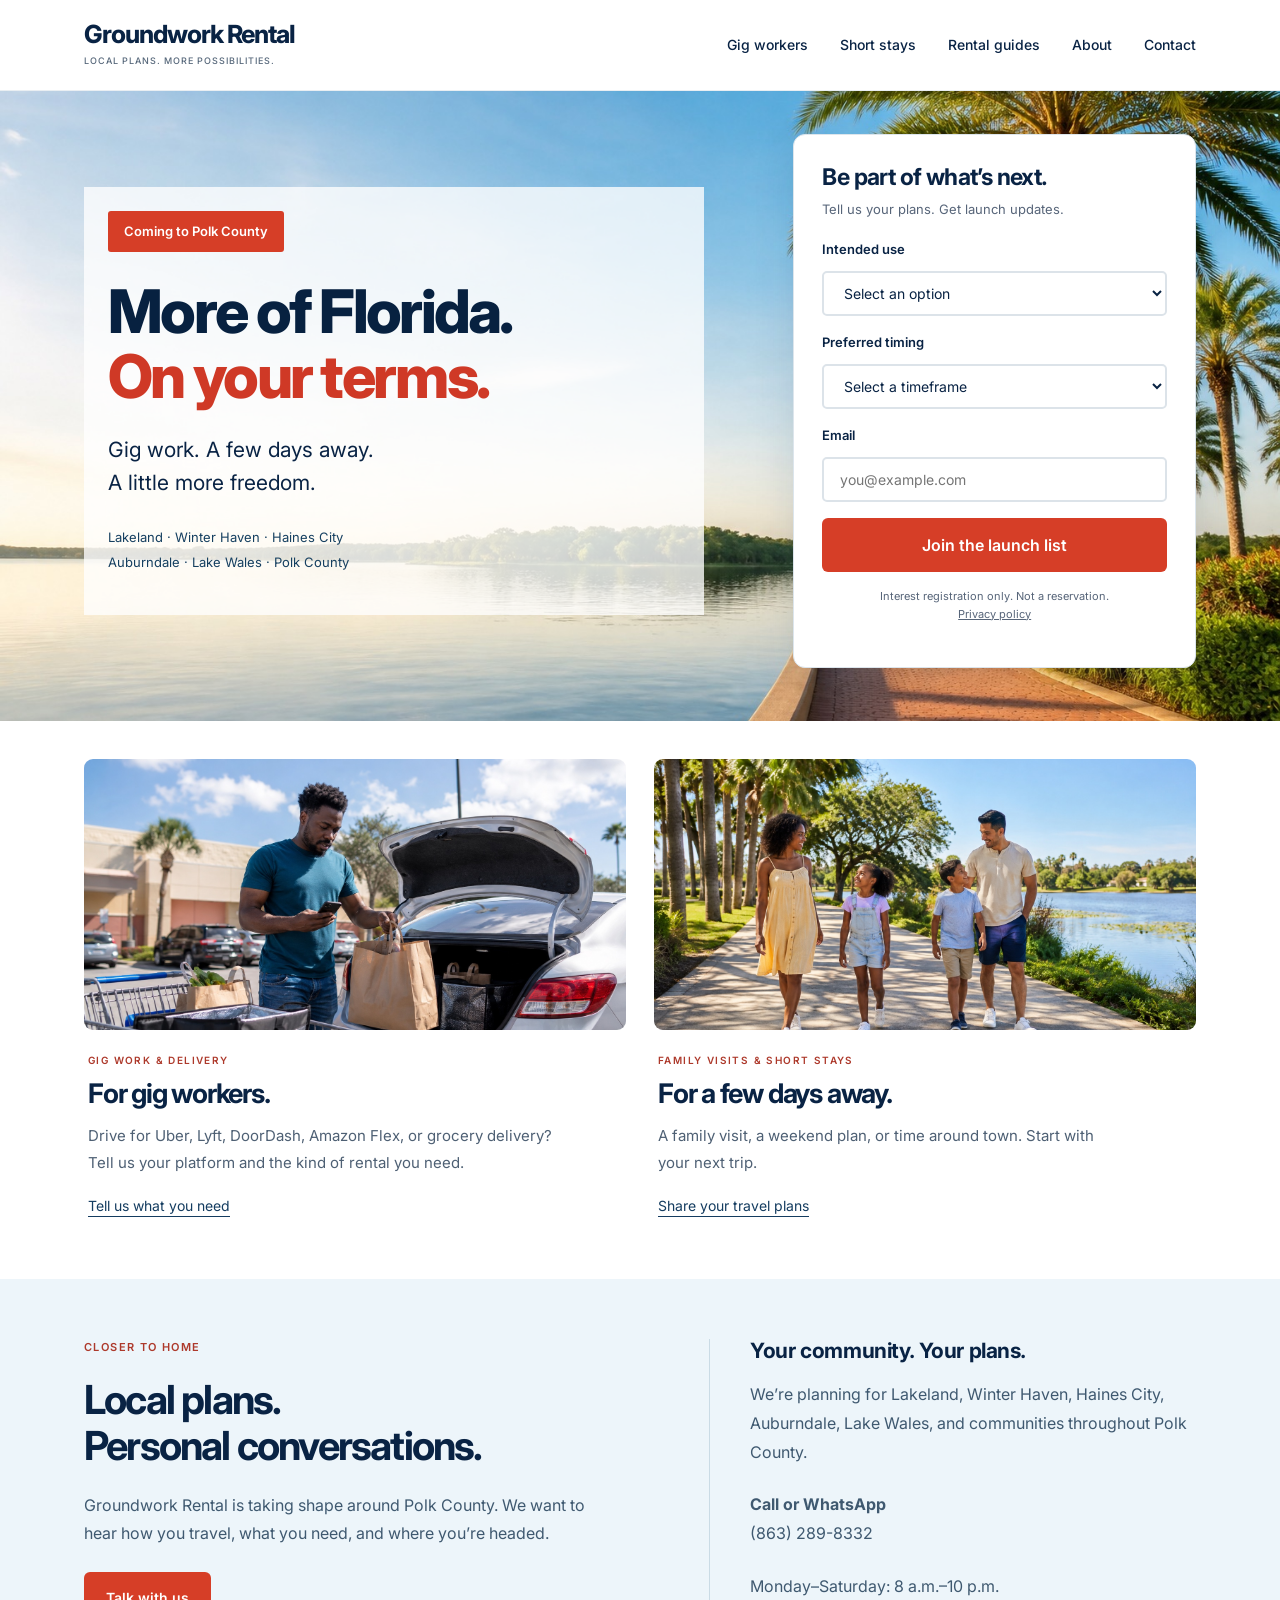
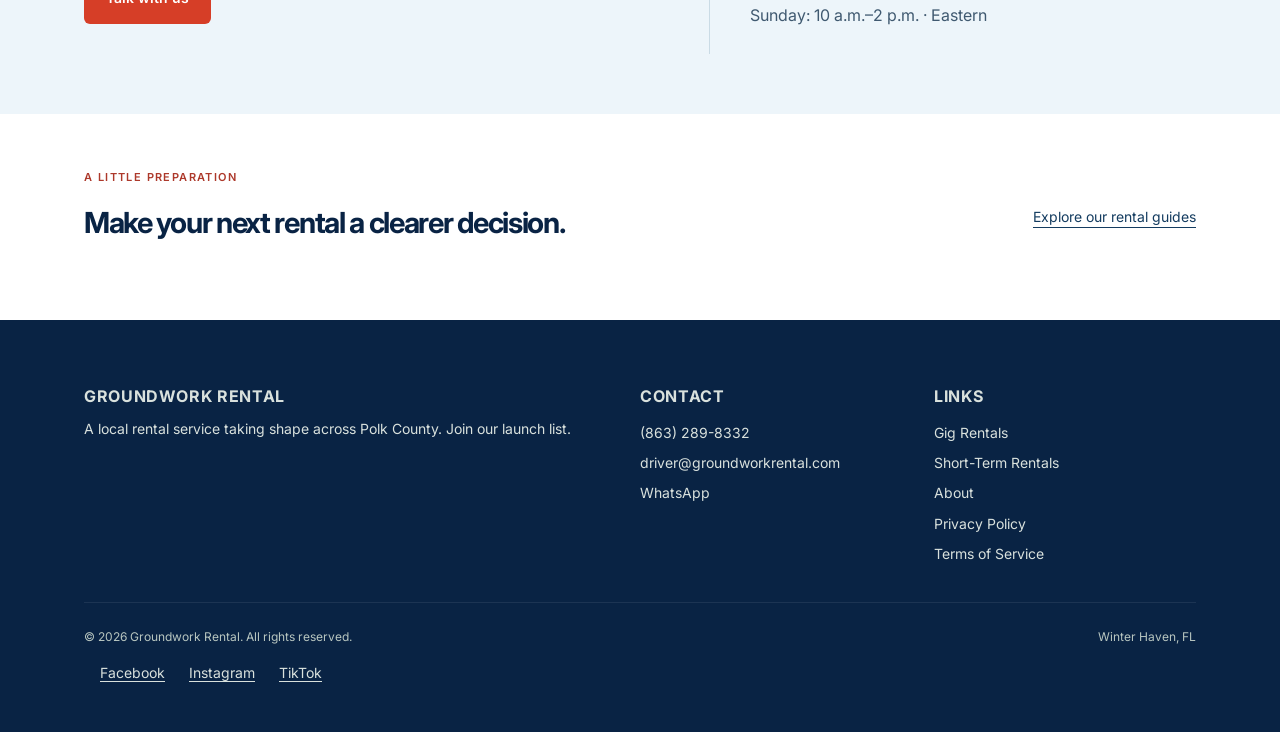
<file: index.html>
<!DOCTYPE html>
<html lang="en">
<head>
  <meta charset="UTF-8">
  <meta name="viewport" content="width=device-width, initial-scale=1.0">
  <title>Groundwork Rental | Work &amp; Short Stays in Polk County</title>
  <meta name="description" content="Groundwork Rental is coming to Polk County. Join the launch list for work, short stays, and everyday travel across Lakeland, Winter Haven, Haines City, Auburndale, Lake Wales, and Polk County.">

  <!-- Open Graph -->
  <meta property="og:title" content="Groundwork Rental | Work &amp; Short Stays in Polk County">
  <meta property="og:description" content="Groundwork Rental is coming to Polk County. Join the launch list for work, short stays, and everyday travel across Lakeland, Winter Haven, Haines City, Auburndale, Lake Wales, and Polk County.">
  <meta property="og:image" content="https://groundworkrental.com/images/groundwork-1b-lockup.jpg">
  <meta property="og:url" content="https://groundworkrental.com/">
  <meta property="og:type" content="website">
  <meta property="og:locale" content="en_US">

  <!-- Twitter Card -->
  <meta name="twitter:card" content="summary_large_image">
  <meta name="twitter:title" content="Groundwork Rental | Work &amp; Short Stays in Polk County">
  <meta name="twitter:description" content="Groundwork Rental is coming to Polk County. Join the launch list for work, short stays, and everyday travel across Lakeland, Winter Haven, Haines City, Auburndale, Lake Wales, and Polk County.">
  <meta name="twitter:image" content="https://groundworkrental.com/images/groundwork-1b-lockup.jpg">

  <!-- Google Fonts -->
  <link rel="preconnect" href="https://fonts.googleapis.com">
  <link rel="preconnect" href="https://fonts.gstatic.com" crossorigin>
  <link href="https://fonts.googleapis.com/css2?family=Space+Grotesk:wght@400;500;600;700&family=Inter:wght@400;500;600;700&display=swap" rel="stylesheet">

  <!-- Styles -->
  <link rel="stylesheet" href="styles.css">
  <link rel="stylesheet" href="refresh.css">

  <!-- Canonical -->
  <link rel="canonical" href="https://groundworkrental.com/">

  <!-- Favicon -->
  <link rel="icon" href="images/groundwork-1b-mark.png" type="image/png">

  <!-- Google Analytics 4 — uncomment and replace TK-GA4-ID with your Measurement ID -->
  <!--
  <script async src="https://www.googletagmanager.com/gtag/js?id=TK-GA4-ID"></script>
  <script>
    window.dataLayer = window.dataLayer || [];
    function gtag(){dataLayer.push(arguments);}
    gtag('js', new Date());
    gtag('config', 'TK-GA4-ID');
  </script>
  -->

  <!-- JSON-LD: LocalBusiness -->
  <script type="application/ld+json">
{
  "@context": "https://schema.org",
  "@type": "LocalBusiness",
  "name": "Groundwork Rental",
  "description": "Groundwork Rental is coming to Polk County. Join the launch list for work, short stays, and everyday travel across Lakeland, Winter Haven, Haines City, Auburndale, Lake Wales, and Polk County.",
  "url": "https://groundworkrental.com",
  "telephone": "+18632898332",
  "email": "driver@groundworkrental.com",
  "address": {
    "@type": "PostalAddress",
    "addressLocality": "Winter Haven",
    "addressRegion": "FL",
    "addressCountry": "US"
  },
  "geo": {
    "@type": "GeoCoordinates",
    "latitude": "28.0222",
    "longitude": "-81.7329"
  },
  "areaServed": {
    "@type": "GeoCircle",
    "geoMidpoint": {
      "@type": "GeoCoordinates",
      "latitude": "28.0222",
      "longitude": "-81.7329"
    },
    "geoRadius": "50 mi"
  },
  "image": "https://groundworkrental.com/images/groundwork-1b-lockup.jpg"
}
  </script>
</head>
<body class="home-page lifestyle"><a href="#main" class="skip-link">Skip to main content</a><header class="site-header"><div class="container"><a href="index.html" class="site-header__logo brand-name" aria-label="Groundwork Rental home">Groundwork Rental<span>Local plans. More possibilities.</span></a><button class="nav-toggle" aria-expanded="false" aria-controls="main-nav" aria-label="Toggle navigation"><span></span><span></span><span></span></button><nav class="site-nav" id="main-nav" aria-label="Main navigation"><a href="drivers.html">Gig workers</a><a href="stays.html">Short stays</a><a href="rental-guides.html">Rental guides</a><a href="about.html">About</a><a href="contact.html">Contact</a></nav></div></header><main id="main"><section class="fl-hero"><img class="fl-hero__image" src="images/hero-lifestyle.jpg" alt="" fetchpriority="high"><div class="container fl-hero__layout"><div class="fl-hero__copy"><p class="launch-tag">Coming to Polk County</p><h1>More of Florida.<br><span>On your terms.</span></h1><p class="fl-subtitle">Gig work. A few days away.<br>A little more freedom.</p><p class="fl-locations">Lakeland · Winter Haven · Haines City<br>Auburndale · Lake Wales · Polk County</p></div><div class="form-section launch-form" id="launch-list"><form name="launch-interest" method="POST" action="/thank-you.html" data-netlify="true" netlify-honeypot="bot-field" data-form="launch" novalidate><input type="hidden" name="form-name" value="launch-interest"><div class="form-hp" aria-hidden="true"><label>Leave empty<input name="bot-field" tabindex="-1" autocomplete="off"></label></div><h2>Be part of what’s next.</h2><p>Tell us your plans. Get launch updates.</p><div class="form-group"><label class="form-label" for="launch-use">Intended use</label><select class="form-select" id="launch-use" name="intended_use" required><option value="">Select an option</option><option>Gig work / delivery</option><option>A short stay</option><option>Everyday transportation</option></select><span class="form-error" role="alert"></span></div><div class="form-group"><label class="form-label" for="launch-timing">Preferred timing</label><select class="form-select" id="launch-timing" name="preferred_timing" required><option value="">Select a timeframe</option><option>Within a month</option><option>1–3 months</option><option>Later / exploring options</option></select><span class="form-error" role="alert"></span></div><div class="form-group"><label class="form-label" for="launch-email">Email</label><input class="form-input" id="launch-email" name="email" type="email" autocomplete="email" placeholder="you@example.com" required><span class="form-error" role="alert"></span></div><input type="hidden" name="source_page"><input type="hidden" name="utm_source"><input type="hidden" name="utm_medium"><input type="hidden" name="utm_campaign"><p data-submit-error class="submit-error" role="alert" hidden></p><button class="btn btn--primary btn--block" type="submit">Join the launch list</button><p class="form-note">Interest registration only. Not a reservation.<br><a href="privacy.html">Privacy policy</a></p></form><div class="form-success" tabindex="-1" role="status"><h2>You’re on the list.</h2><p>Thank you for sharing your plans. We’ll contact you with launch updates.</p></div></div></div></section><section class="fl-paths container" aria-label="Explore your rental needs"><a class="fl-path" href="drivers.html"><img src="images/gig-delivery.jpg" alt="A grocery delivery gig worker loading shopping bags into a car while checking his phone; illustrative image" width="768" height="512"><div><span class="eyebrow">Gig work &amp; delivery</span><h2>For gig workers.</h2><p>Drive for Uber, Lyft, DoorDash, Amazon Flex, or grocery delivery? Tell us your platform and the kind of rental you need.</p><span class="text-link">Tell us what you need</span></div></a><a class="fl-path" href="stays.html"><img src="images/family-lifestyle.jpg" alt="A multicultural family spending time together in a sunny park; illustrative image" width="768" height="512"><div><span class="eyebrow">Family visits &amp; short stays</span><h2>For a few days away.</h2><p>A family visit, a weekend plan, or time around town. Start with your next trip.</p><span class="text-link">Share your travel plans</span></div></a></section><section class="fl-local"><div class="container fl-local__layout"><div><p class="eyebrow">Closer to home</p><h2>Local plans.<br>Personal conversations.</h2><p>Groundwork Rental is taking shape around Polk County. We want to hear how you travel, what you need, and where you’re headed.</p><a class="btn btn--primary" href="contact.html">Talk with us</a></div><div class="fl-community"><h3>Your community. Your plans.</h3><p>We’re planning for Lakeland, Winter Haven, Haines City, Auburndale, Lake Wales, and communities throughout Polk County.</p><p><strong>Call or WhatsApp</strong><br><a href="tel:+18632898332">(863) 289-8332</a></p><p>Monday–Saturday: 8 a.m.–10 p.m.<br>Sunday: 10 a.m.–2 p.m. · Eastern</p></div></div></section><section class="container fl-guide"><div><p class="eyebrow">A little preparation</p><h2>Make your next rental a clearer decision.</h2></div><a class="text-link" href="rental-guides.html">Explore our rental guides</a></section></main><footer class="site-footer">
    <div class="container">
      <div class="footer-grid">
        <div class="footer-col">
          <p class="footer-col__title">Groundwork Rental</p>
          <p>A local rental service taking shape across Polk County. Join our launch list.</p>
        </div>
        <div class="footer-col">
          <p class="footer-col__title">Contact</p>
          <ul>
            <li><a href="tel:+18632898332">(863) 289-8332</a></li>
            <li><a href="mailto:driver@groundworkrental.com">driver@groundworkrental.com</a></li>
            <li><a href="https://wa.me/18632898332">WhatsApp</a></li>
          </ul>
        </div>
        <div class="footer-col">
          <p class="footer-col__title">Links</p>
          <ul>
            <li><a href="drivers.html">Gig Rentals</a></li>
            <li><a href="stays.html">Short-Term Rentals</a></li>
            <li><a href="about.html">About</a></li>
            <li><a href="privacy.html">Privacy Policy</a></li>
            <li><a href="terms.html">Terms of Service</a></li>
          </ul>
        </div>
      </div>
      <div class="footer-bottom">
        <span>&copy; <span data-year></span> Groundwork Rental. All rights reserved.</span>
        <span>Winter Haven, FL</span>
      </div>
    </div>
  <nav class="social-links" aria-label="Social media"><a href="https://www.facebook.com/profile.php?id=61594412152665">Facebook</a><a href="https://www.instagram.com/groundworkrentals/">Instagram</a><a href="https://www.tiktok.com/@groundworkrental">TikTok</a></nav>
  <p class="guide-footer"><a href="rental-guides.html">Rental planning guides</a> · Monday–Saturday: 8 a.m.–10 p.m. · Sunday: 10 a.m.–2 p.m. (Eastern time)</p></footer><script src="script.js" defer></script></body></html>
</file>
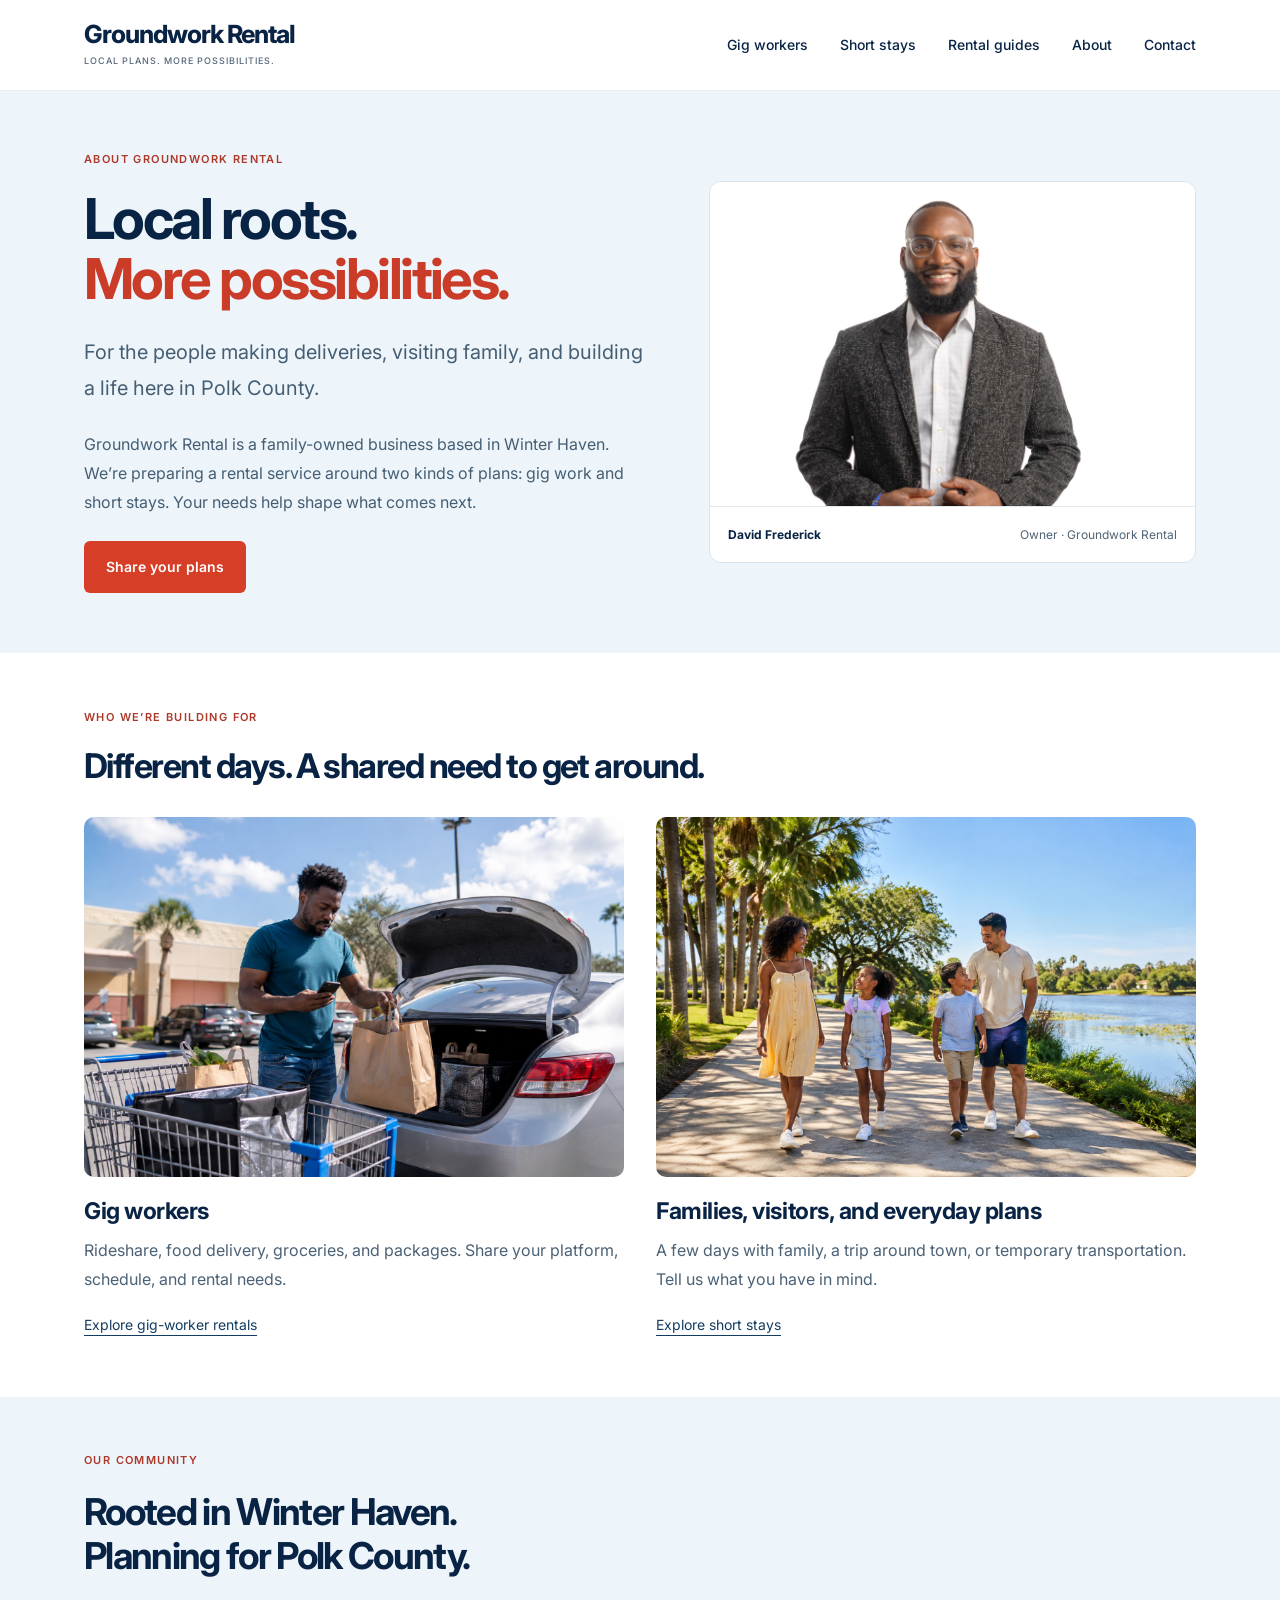
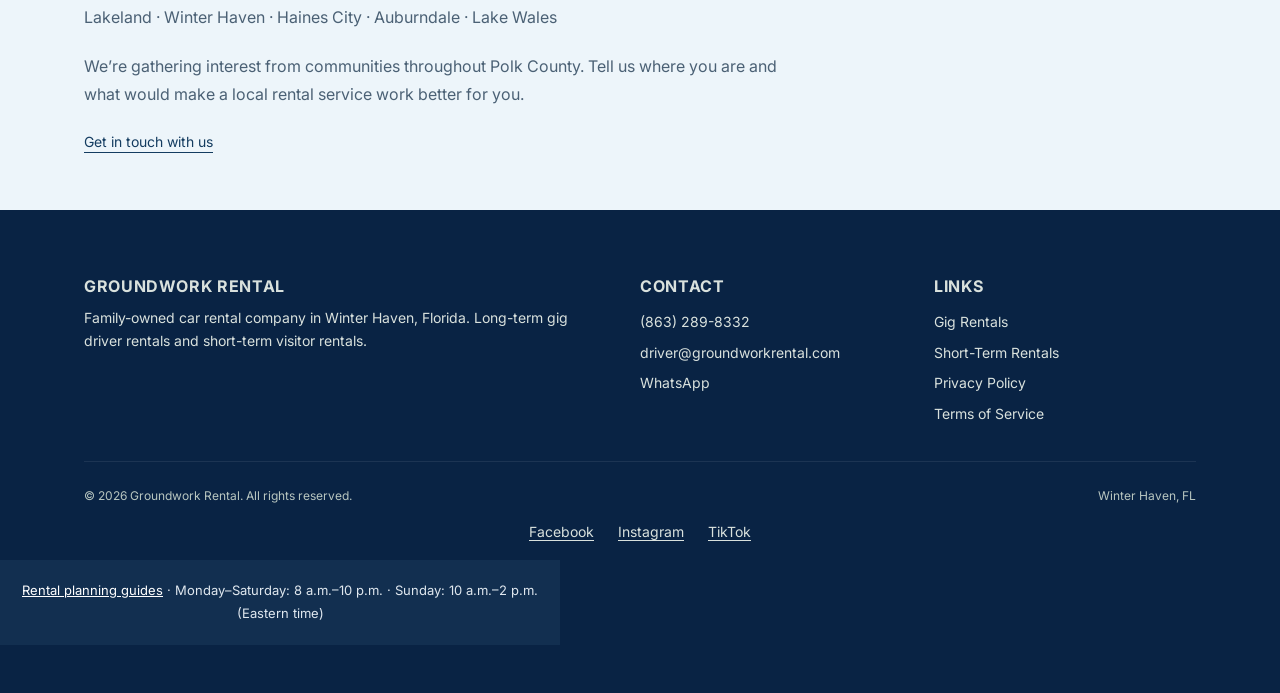
<file: about.html>
<!DOCTYPE html>
<html lang="en">
<head>
  <meta charset="UTF-8">
  <meta name="viewport" content="width=device-width, initial-scale=1.0">
  <title>About Us | Groundwork Rental — Winter Haven, FL</title>
  <meta name="description" content="Groundwork Rental is coming to Polk County. Join the launch list for work, short stays, and everyday travel across Lakeland, Winter Haven, Haines City, Auburndale, Lake Wales, and Polk County.">

  <meta property="og:title" content="About Groundwork Rental — Winter Haven, FL">
  <meta property="og:description" content="Groundwork Rental is coming to Polk County. Join the launch list for work, short stays, and everyday travel across Lakeland, Winter Haven, Haines City, Auburndale, Lake Wales, and Polk County.">
  <meta property="og:image" content="https://groundworkrental.com/images/groundwork-1b-lockup.jpg">
  <meta property="og:url" content="https://groundworkrental.com/about.html">
  <meta property="og:type" content="website">

  <meta name="twitter:card" content="summary_large_image">
  <meta name="twitter:title" content="About Groundwork Rental">
  <meta name="twitter:description" content="Groundwork Rental is coming to Polk County. Join the launch list for work, short stays, and everyday travel across Lakeland, Winter Haven, Haines City, Auburndale, Lake Wales, and Polk County.">
  <meta name="twitter:image" content="https://groundworkrental.com/images/groundwork-1b-lockup.jpg">

  <link rel="preconnect" href="https://fonts.googleapis.com">
  <link rel="preconnect" href="https://fonts.gstatic.com" crossorigin>
  <link href="https://fonts.googleapis.com/css2?family=Space+Grotesk:wght@400;500;600;700&family=Inter:wght@400;500;600;700&display=swap" rel="stylesheet">

  <link rel="stylesheet" href="styles.css">
  <link rel="stylesheet" href="refresh.css">
  <link rel="canonical" href="https://groundworkrental.com/about.html">
  <link rel="icon" href="images/groundwork-1b-mark.png" type="image/png">

  <!-- GA4 — uncomment and replace TK-GA4-ID -->
  <!--
  <script async src="https://www.googletagmanager.com/gtag/js?id=TK-GA4-ID"></script>
  <script>
    window.dataLayer = window.dataLayer || [];
    function gtag(){dataLayer.push(arguments);}
    gtag('js', new Date());
    gtag('config', 'TK-GA4-ID');
  </script>
  -->
</head>
<body>
  <a href="#main" class="skip-link">Skip to main content</a>

  <header class="site-header"><div class="container"><a href="index.html" class="site-header__logo brand-name" aria-label="Groundwork Rental home">Groundwork Rental<span>Local plans. More possibilities.</span></a><button class="nav-toggle" aria-expanded="false" aria-controls="main-nav" aria-label="Toggle navigation"><span></span><span></span><span></span></button><nav class="site-nav" id="main-nav" aria-label="Main navigation"><a href="drivers.html">Gig workers</a><a href="stays.html">Short stays</a><a href="rental-guides.html">Rental guides</a><a href="about.html">About</a><a href="contact.html">Contact</a></nav></div></header>

  <main id="main" class="about-story"><section class="about-opening"><div class="container about-opening__grid"><div><p class="eyebrow">About Groundwork Rental</p><h1>Local roots.<br><span>More possibilities.</span></h1><p class="about-lead">For the people making deliveries, visiting family, and building a life here in Polk County.</p><p>Groundwork Rental is a family-owned business based in Winter Haven. We’re preparing a rental service around two kinds of plans: gig work and short stays. Your needs help shape what comes next.</p><a href="index.html#launch-list" class="btn btn--primary">Share your plans</a></div><figure class="founder-portrait"><img src="images/David.jpg" alt="David Frederick, owner of Groundwork Rental" width="2000" height="1335"><figcaption><strong>David Frederick</strong><span>Owner · Groundwork Rental</span></figcaption></figure></div></section><section class="container about-people"><div class="about-section-heading"><p class="eyebrow">Who we’re building for</p><h2>Different days. A shared need to get around.</h2></div><div class="about-photo-grid"><a href="drivers.html"><img src="images/gig-delivery.jpg" alt="Grocery delivery gig worker preparing an order; illustrative image" width="1536" height="1024"><h3>Gig workers</h3><p>Rideshare, food delivery, groceries, and packages. Share your platform, schedule, and rental needs.</p><span class="text-link">Explore gig-worker rentals</span></a><a href="stays.html"><img src="images/family-lifestyle.jpg" alt="A multicultural family enjoying time together in a park; illustrative image" width="1536" height="1024"><h3>Families, visitors, and everyday plans</h3><p>A few days with family, a trip around town, or temporary transportation. Tell us what you have in mind.</p><span class="text-link">Explore short stays</span></a></div></section><section class="about-community"><div class="container"><p class="eyebrow">Our community</p><h2>Rooted in Winter Haven.<br>Planning for Polk County.</h2><p>Lakeland · Winter Haven · Haines City · Auburndale · Lake Wales</p><p>We’re gathering interest from communities throughout Polk County. Tell us where you are and what would make a local rental service work better for you.</p><a class="text-link" href="contact.html">Get in touch with us</a></div></section></main>

  <footer class="site-footer">
    <div class="container">
      <div class="footer-grid">
        <div class="footer-col">
          <p class="footer-col__title">Groundwork Rental</p>
          <p>Family-owned car rental company in Winter Haven, Florida. Long-term gig driver rentals and short-term visitor rentals.</p>
        </div>
        <div class="footer-col">
          <p class="footer-col__title">Contact</p>
          <ul>
            <li><a href="tel:+18632898332">(863) 289-8332</a></li>
            <li><a href="mailto:driver@groundworkrental.com">driver@groundworkrental.com</a></li>
            <li><a href="https://wa.me/18632898332">WhatsApp</a></li>
          </ul>
        </div>
        <div class="footer-col">
          <p class="footer-col__title">Links</p>
          <ul>
            <li><a href="drivers.html">Gig Rentals</a></li>
            <li><a href="stays.html">Short-Term Rentals</a></li>
            <li><a href="privacy.html">Privacy Policy</a></li>
            <li><a href="terms.html">Terms of Service</a></li>
          </ul>
        </div>
      </div>
      <div class="footer-bottom">
        <span>&copy; <span data-year></span> Groundwork Rental. All rights reserved.</span>
        <span>Winter Haven, FL</span>
      </div>
    </div>
  <nav class="social-links" aria-label="Social media"><a href="https://www.facebook.com/profile.php?id=61594412152665">Facebook</a><a href="https://www.instagram.com/groundworkrentals/">Instagram</a><a href="https://www.tiktok.com/@groundworkrental">TikTok</a></nav>
  <p class="guide-footer"><a href="rental-guides.html">Rental planning guides</a> · Monday–Saturday: 8 a.m.–10 p.m. · Sunday: 10 a.m.–2 p.m. (Eastern time)</p></footer>

  <script src="script.js" defer></script>
</body>
</html>
</file>
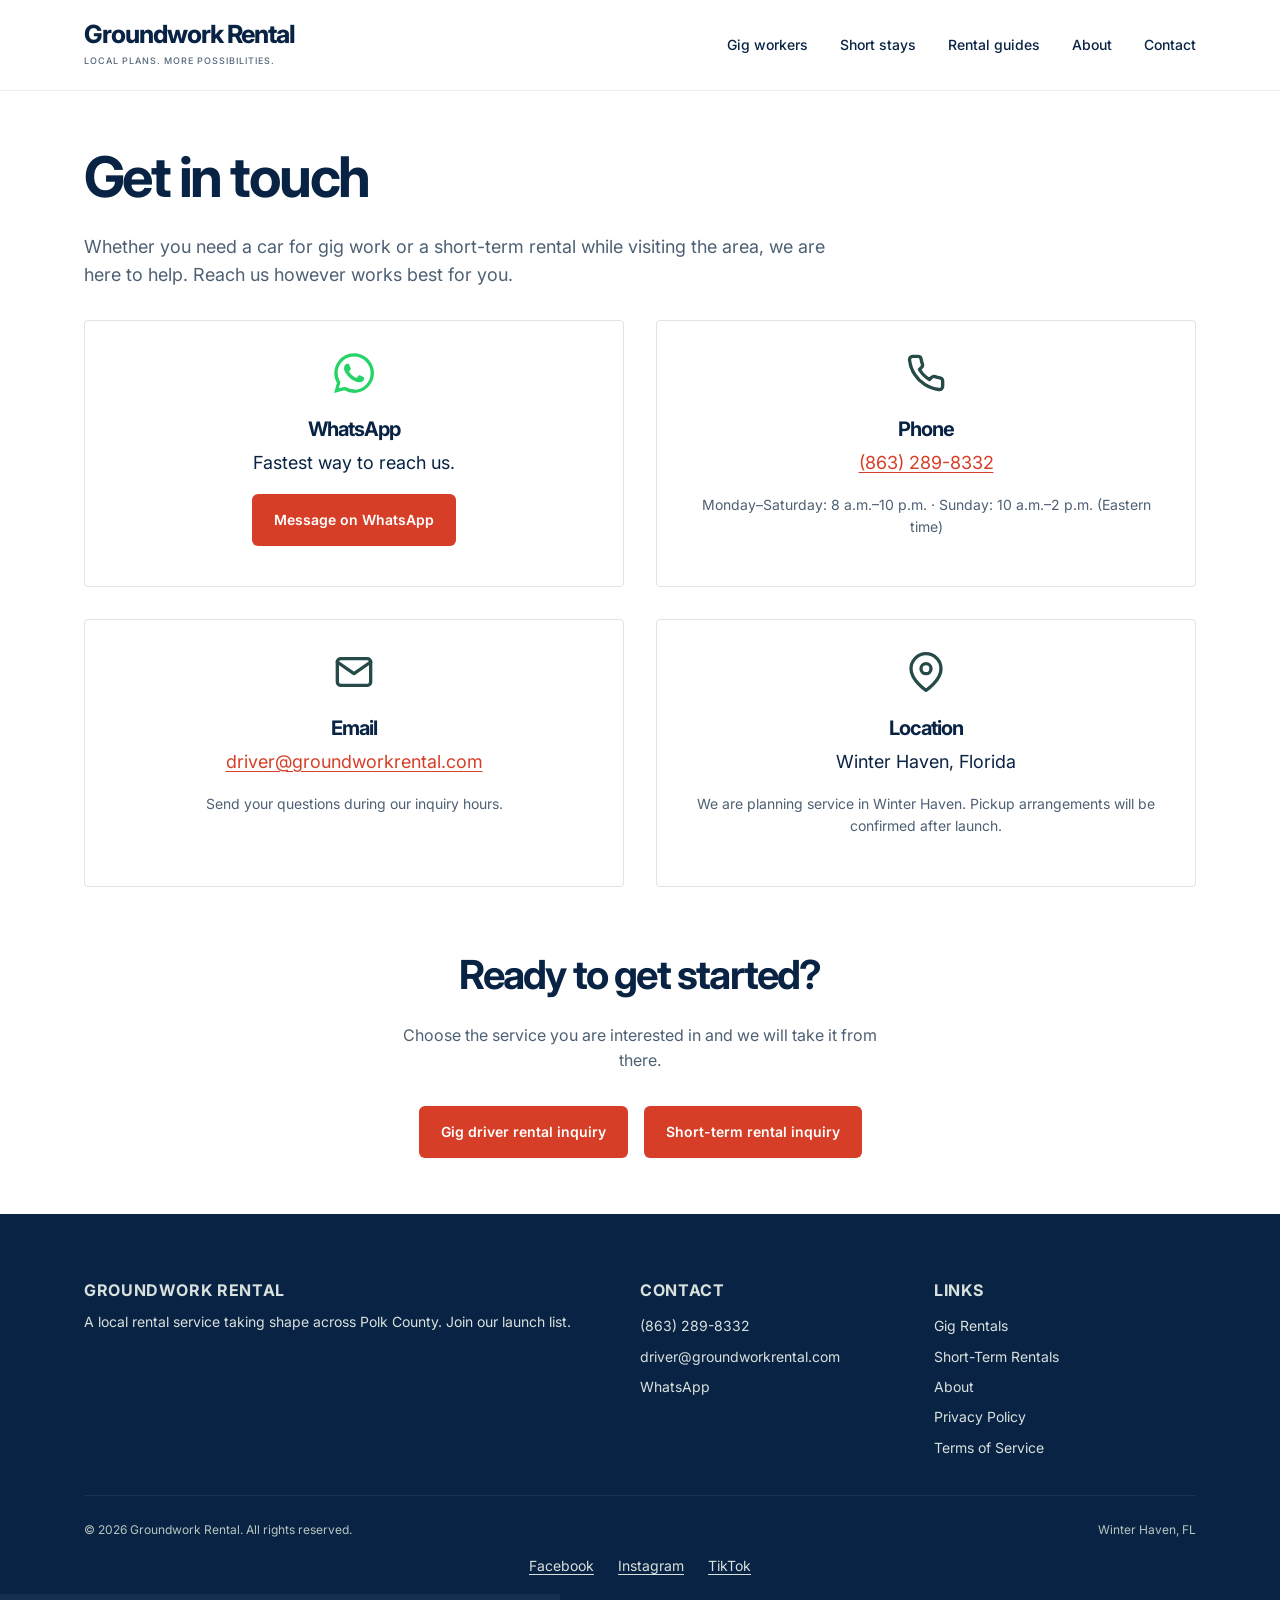
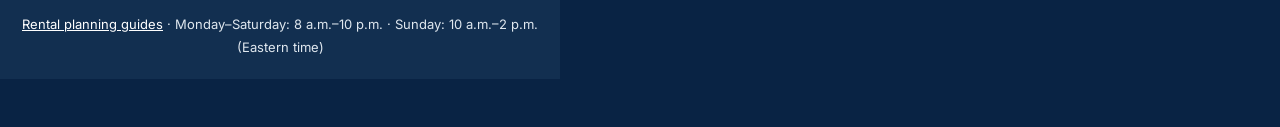
<file: contact.html>
<!DOCTYPE html>
<html lang="en">
<head>
  <meta charset="UTF-8">
  <meta name="viewport" content="width=device-width, initial-scale=1.0">
  <title>Contact Us | Groundwork Rental — Winter Haven, FL</title>
  <meta name="description" content="Groundwork Rental is coming to Polk County. Join the launch list for work, short stays, and everyday travel across Lakeland, Winter Haven, Haines City, Auburndale, Lake Wales, and Polk County.">

  <meta property="og:title" content="Contact Groundwork Rental — Winter Haven, FL">
  <meta property="og:description" content="Groundwork Rental is coming to Polk County. Join the launch list for work, short stays, and everyday travel across Lakeland, Winter Haven, Haines City, Auburndale, Lake Wales, and Polk County.">
  <meta property="og:image" content="https://groundworkrental.com/images/groundwork-1b-lockup.jpg">
  <meta property="og:url" content="https://groundworkrental.com/contact.html">
  <meta property="og:type" content="website">

  <meta name="twitter:card" content="summary">
  <meta name="twitter:title" content="Contact Groundwork Rental">
  <meta name="twitter:description" content="Groundwork Rental is coming to Polk County. Join the launch list for work, short stays, and everyday travel across Lakeland, Winter Haven, Haines City, Auburndale, Lake Wales, and Polk County.">

  <link rel="preconnect" href="https://fonts.googleapis.com">
  <link rel="preconnect" href="https://fonts.gstatic.com" crossorigin>
  <link href="https://fonts.googleapis.com/css2?family=Space+Grotesk:wght@400;500;600;700&family=Inter:wght@400;500;600;700&display=swap" rel="stylesheet">

  <link rel="stylesheet" href="styles.css">
  <link rel="stylesheet" href="refresh.css">
  <link rel="canonical" href="https://groundworkrental.com/contact.html">
  <link rel="icon" href="images/groundwork-1b-mark.png" type="image/png">

  <!-- GA4 — uncomment and replace TK-GA4-ID -->
  <!--
  <script async src="https://www.googletagmanager.com/gtag/js?id=TK-GA4-ID"></script>
  <script>
    window.dataLayer = window.dataLayer || [];
    function gtag(){dataLayer.push(arguments);}
    gtag('js', new Date());
    gtag('config', 'TK-GA4-ID');
  </script>
  -->
</head>
<body>
  <a href="#main" class="skip-link">Skip to main content</a>

  <header class="site-header"><div class="container"><a href="index.html" class="site-header__logo brand-name" aria-label="Groundwork Rental home">Groundwork Rental<span>Local plans. More possibilities.</span></a><button class="nav-toggle" aria-expanded="false" aria-controls="main-nav" aria-label="Toggle navigation"><span></span><span></span><span></span></button><nav class="site-nav" id="main-nav" aria-label="Main navigation"><a href="drivers.html">Gig workers</a><a href="stays.html">Short stays</a><a href="rental-guides.html">Rental guides</a><a href="about.html">About</a><a href="contact.html">Contact</a></nav></div></header>

  <main id="main">

    <section class="section">
      <div class="container">
        <div class="section__header">
          <h1>Get in touch</h1>
          <p>Whether you need a car for gig work or a short-term rental while visiting the area, we are here to help. Reach us however works best for you.</p>
        </div>

        <div class="contact-grid">
          <!-- WhatsApp -->
          <div class="contact-method">
            <svg viewBox="0 0 24 24" fill="currentColor" style="color:var(--color-whatsapp)" aria-hidden="true"><path d="M17.472 14.382c-.297-.149-1.758-.867-2.03-.967-.273-.099-.471-.148-.67.15-.197.297-.767.966-.94 1.164-.173.199-.347.223-.644.075-.297-.15-1.255-.463-2.39-1.475-.883-.788-1.48-1.761-1.653-2.059-.173-.297-.018-.458.13-.606.134-.133.298-.347.446-.52.149-.174.198-.298.298-.497.099-.198.05-.371-.025-.52-.075-.149-.669-1.612-.916-2.207-.242-.579-.487-.5-.669-.51-.173-.008-.371-.01-.57-.01-.198 0-.52.074-.792.372-.272.297-1.04 1.016-1.04 2.479 0 1.462 1.065 2.875 1.213 3.074.149.198 2.096 3.2 5.077 4.487.709.306 1.262.489 1.694.625.712.227 1.36.195 1.871.118.571-.085 1.758-.719 2.006-1.413.248-.694.248-1.289.173-1.413-.074-.124-.272-.198-.57-.347zM12.05 21.785h-.01a9.89 9.89 0 01-5.042-1.382l-.36-.214-3.742.982.999-3.648-.235-.374A9.86 9.86 0 012.16 12.04C2.16 6.58 6.58 2.16 12.04 2.16c2.655 0 5.148 1.035 7.021 2.91a9.875 9.875 0 012.909 7.024c-.002 5.46-4.422 9.882-9.88 9.882l-.04.01zM12.05.16C5.495.16.16 5.494.16 12.05c0 2.104.549 4.16 1.595 5.977L.057 24.003l6.14-1.61a11.85 11.85 0 005.843 1.533h.01C18.6 23.926 24 18.525 24 12.05 24 5.494 18.6.16 12.05.16z"/></svg>
            <h2 class="contact-method__title">WhatsApp</h2>
            <p class="contact-method__value">Fastest way to reach us.</p>
            <a href="https://wa.me/18632898332?text=Hi%2C%20I%27d%20like%20to%20learn%20more%20about%20your%20services." class="btn btn--whatsapp">Message on WhatsApp</a>
          </div>

          <!-- Phone -->
          <div class="contact-method">
            <svg viewBox="0 0 24 24" fill="none" stroke="currentColor" stroke-width="2" stroke-linecap="round" stroke-linejoin="round" aria-hidden="true"><path d="M22 16.92v3a2 2 0 01-2.18 2 19.79 19.79 0 01-8.63-3.07 19.5 19.5 0 01-6-6 19.79 19.79 0 01-3.07-8.67A2 2 0 014.11 2h3a2 2 0 012 1.72 12.84 12.84 0 00.7 2.81 2 2 0 01-.45 2.11L8.09 9.91a16 16 0 006 6l1.27-1.27a2 2 0 012.11-.45 12.84 12.84 0 002.81.7A2 2 0 0122 16.92z"/></svg>
            <h2 class="contact-method__title">Phone</h2>
            <p class="contact-method__value"><a href="tel:+18632898332">(863) 289-8332</a></p>
            <p style="font-size:var(--text-sm);color:var(--color-text-muted);">Monday–Saturday: 8 a.m.–10 p.m. · Sunday: 10 a.m.–2 p.m. (Eastern time)</p>
          </div>

          <!-- Email -->
          <div class="contact-method">
            <svg viewBox="0 0 24 24" fill="none" stroke="currentColor" stroke-width="2" stroke-linecap="round" stroke-linejoin="round" aria-hidden="true"><rect x="2" y="4" width="20" height="16" rx="2"/><polyline points="22 6 12 13 2 6"/></svg>
            <h2 class="contact-method__title">Email</h2>
            <p class="contact-method__value"><a href="mailto:driver@groundworkrental.com">driver@groundworkrental.com</a></p>
            <p style="font-size:var(--text-sm);color:var(--color-text-muted);">Send your questions during our inquiry hours.</p>
          </div>

          <!-- Location -->
          <div class="contact-method">
            <svg viewBox="0 0 24 24" fill="none" stroke="currentColor" stroke-width="2" stroke-linecap="round" stroke-linejoin="round" aria-hidden="true"><path d="M21 10c0 7-9 13-9 13s-9-6-9-13a9 9 0 0118 0z"/><circle cx="12" cy="10" r="3"/></svg>
            <h2 class="contact-method__title">Location</h2>
            <p class="contact-method__value">Winter Haven, Florida</p>
            <p style="font-size:var(--text-sm);color:var(--color-text-muted);">We are planning service in Winter Haven. Pickup arrangements will be confirmed after launch.</p>
          </div>
        </div>

        <div style="text-align:center;margin-top:var(--space-3xl);">
          <h2>Ready to get started?</h2>
          <p style="color:var(--color-text-muted);max-width:500px;margin:0 auto var(--space-xl);">Choose the service you are interested in and we will take it from there.</p>
          <div style="display:flex;gap:var(--space-md);justify-content:center;flex-wrap:wrap;">
            <a href="drivers.html#contact-form" class="btn btn--driver">Gig driver rental inquiry</a>
            <a href="stays.html#booking-form" class="btn btn--stays">Short-term rental inquiry</a>
          </div>
        </div>
      </div>
    </section>
  </main>

  <footer class="site-footer">
    <div class="container">
      <div class="footer-grid">
        <div class="footer-col">
          <p class="footer-col__title">Groundwork Rental</p>
          <p>A local rental service taking shape across Polk County. Join our launch list.</p>
        </div>
        <div class="footer-col">
          <p class="footer-col__title">Contact</p>
          <ul>
            <li><a href="tel:+18632898332">(863) 289-8332</a></li>
            <li><a href="mailto:driver@groundworkrental.com">driver@groundworkrental.com</a></li>
            <li><a href="https://wa.me/18632898332">WhatsApp</a></li>
          </ul>
        </div>
        <div class="footer-col">
          <p class="footer-col__title">Links</p>
          <ul>
            <li><a href="drivers.html">Gig Rentals</a></li>
            <li><a href="stays.html">Short-Term Rentals</a></li>
            <li><a href="about.html">About</a></li>
            <li><a href="privacy.html">Privacy Policy</a></li>
            <li><a href="terms.html">Terms of Service</a></li>
          </ul>
        </div>
      </div>
      <div class="footer-bottom">
        <span>&copy; <span data-year></span> Groundwork Rental. All rights reserved.</span>
        <span>Winter Haven, FL</span>
      </div>
    </div>
  <nav class="social-links" aria-label="Social media"><a href="https://www.facebook.com/profile.php?id=61594412152665">Facebook</a><a href="https://www.instagram.com/groundworkrentals/">Instagram</a><a href="https://www.tiktok.com/@groundworkrental">TikTok</a></nav>
  <p class="guide-footer"><a href="rental-guides.html">Rental planning guides</a> · Monday–Saturday: 8 a.m.–10 p.m. · Sunday: 10 a.m.–2 p.m. (Eastern time)</p></footer>

  <script src="script.js" defer></script>
</body>
</html>
</file>
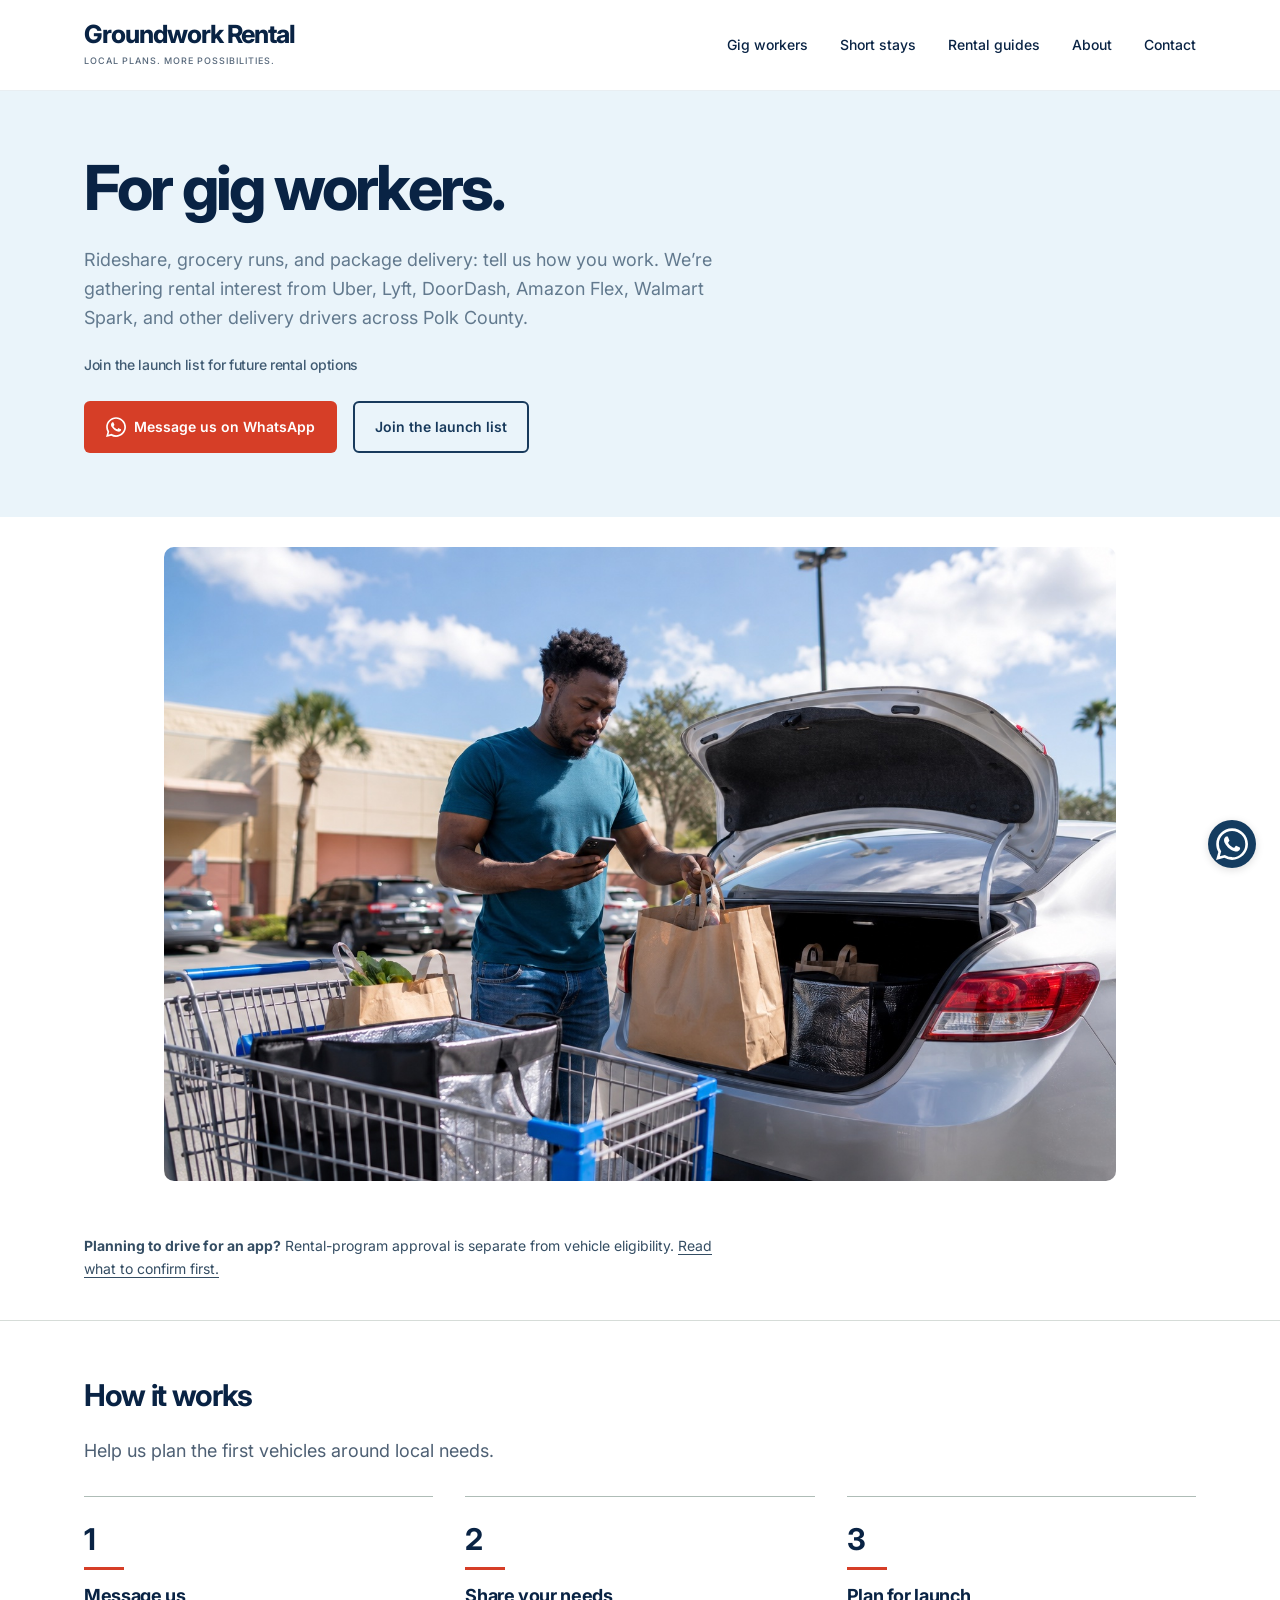
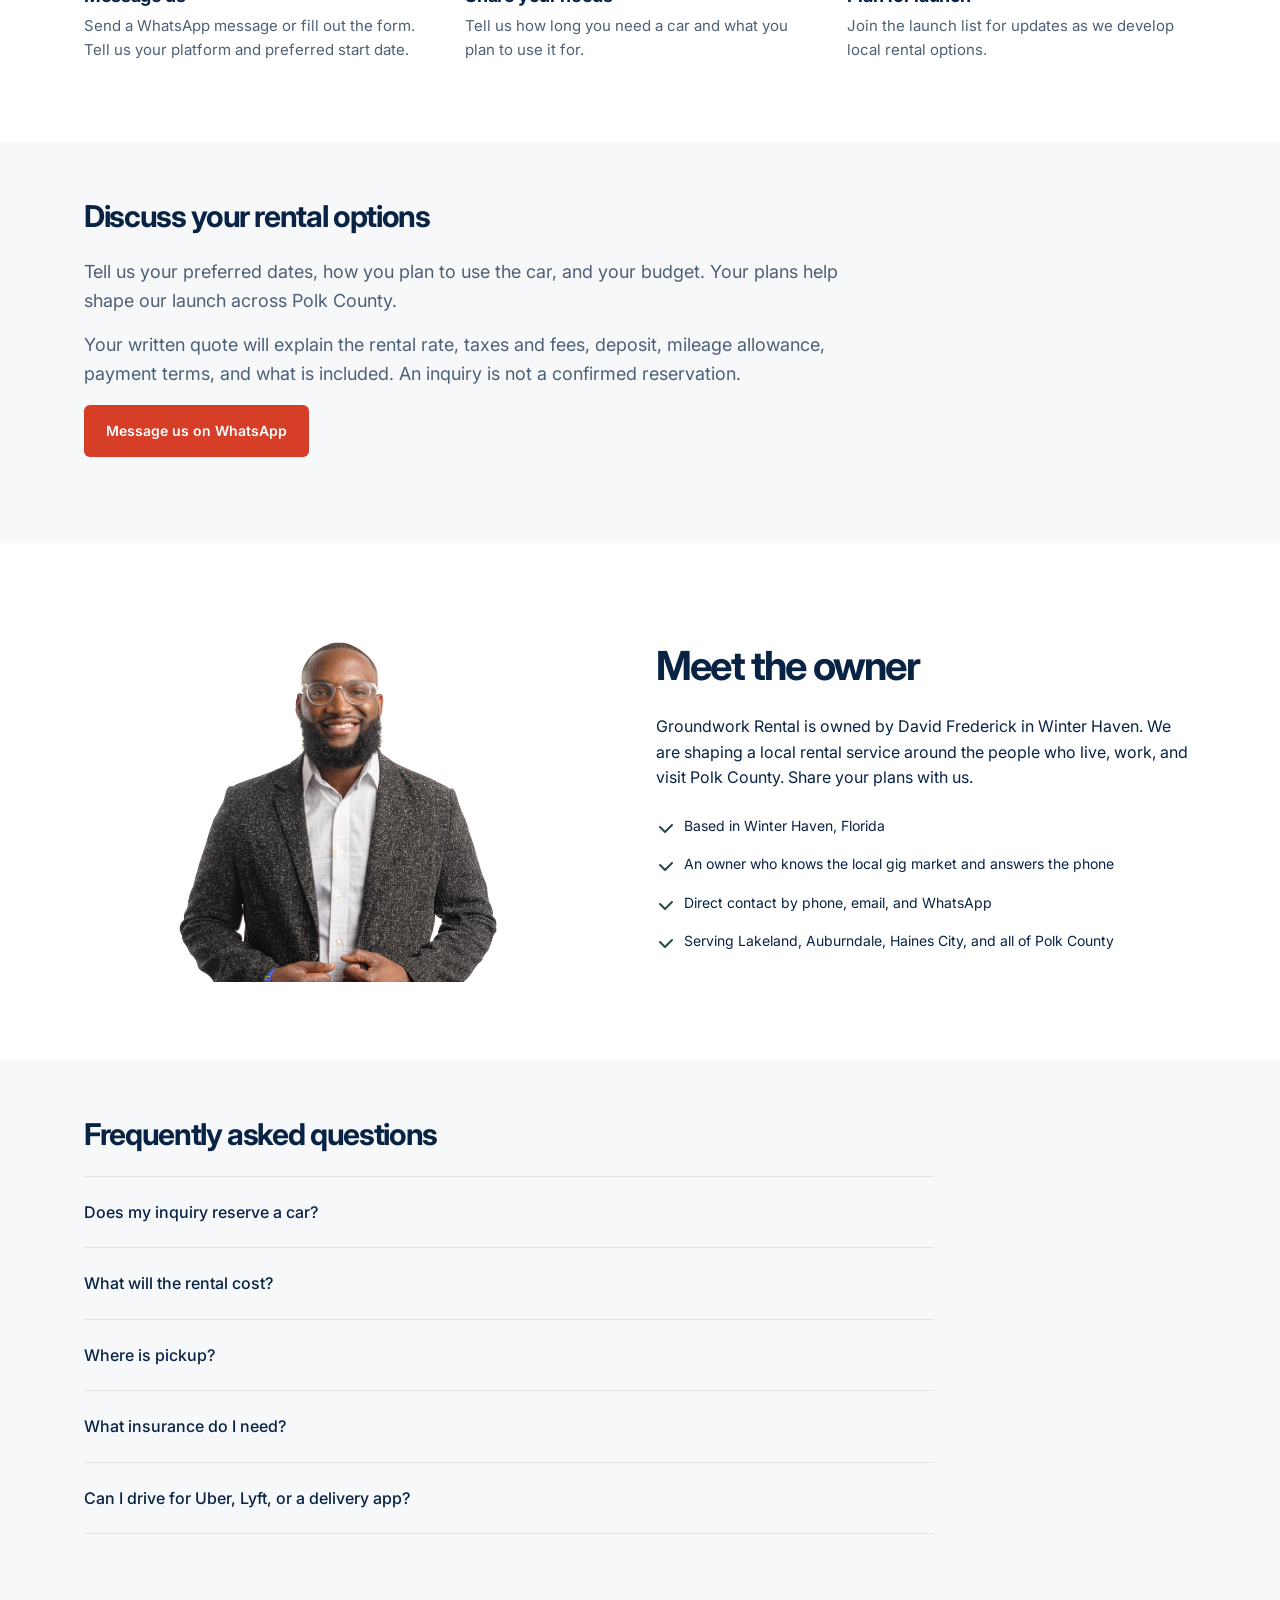
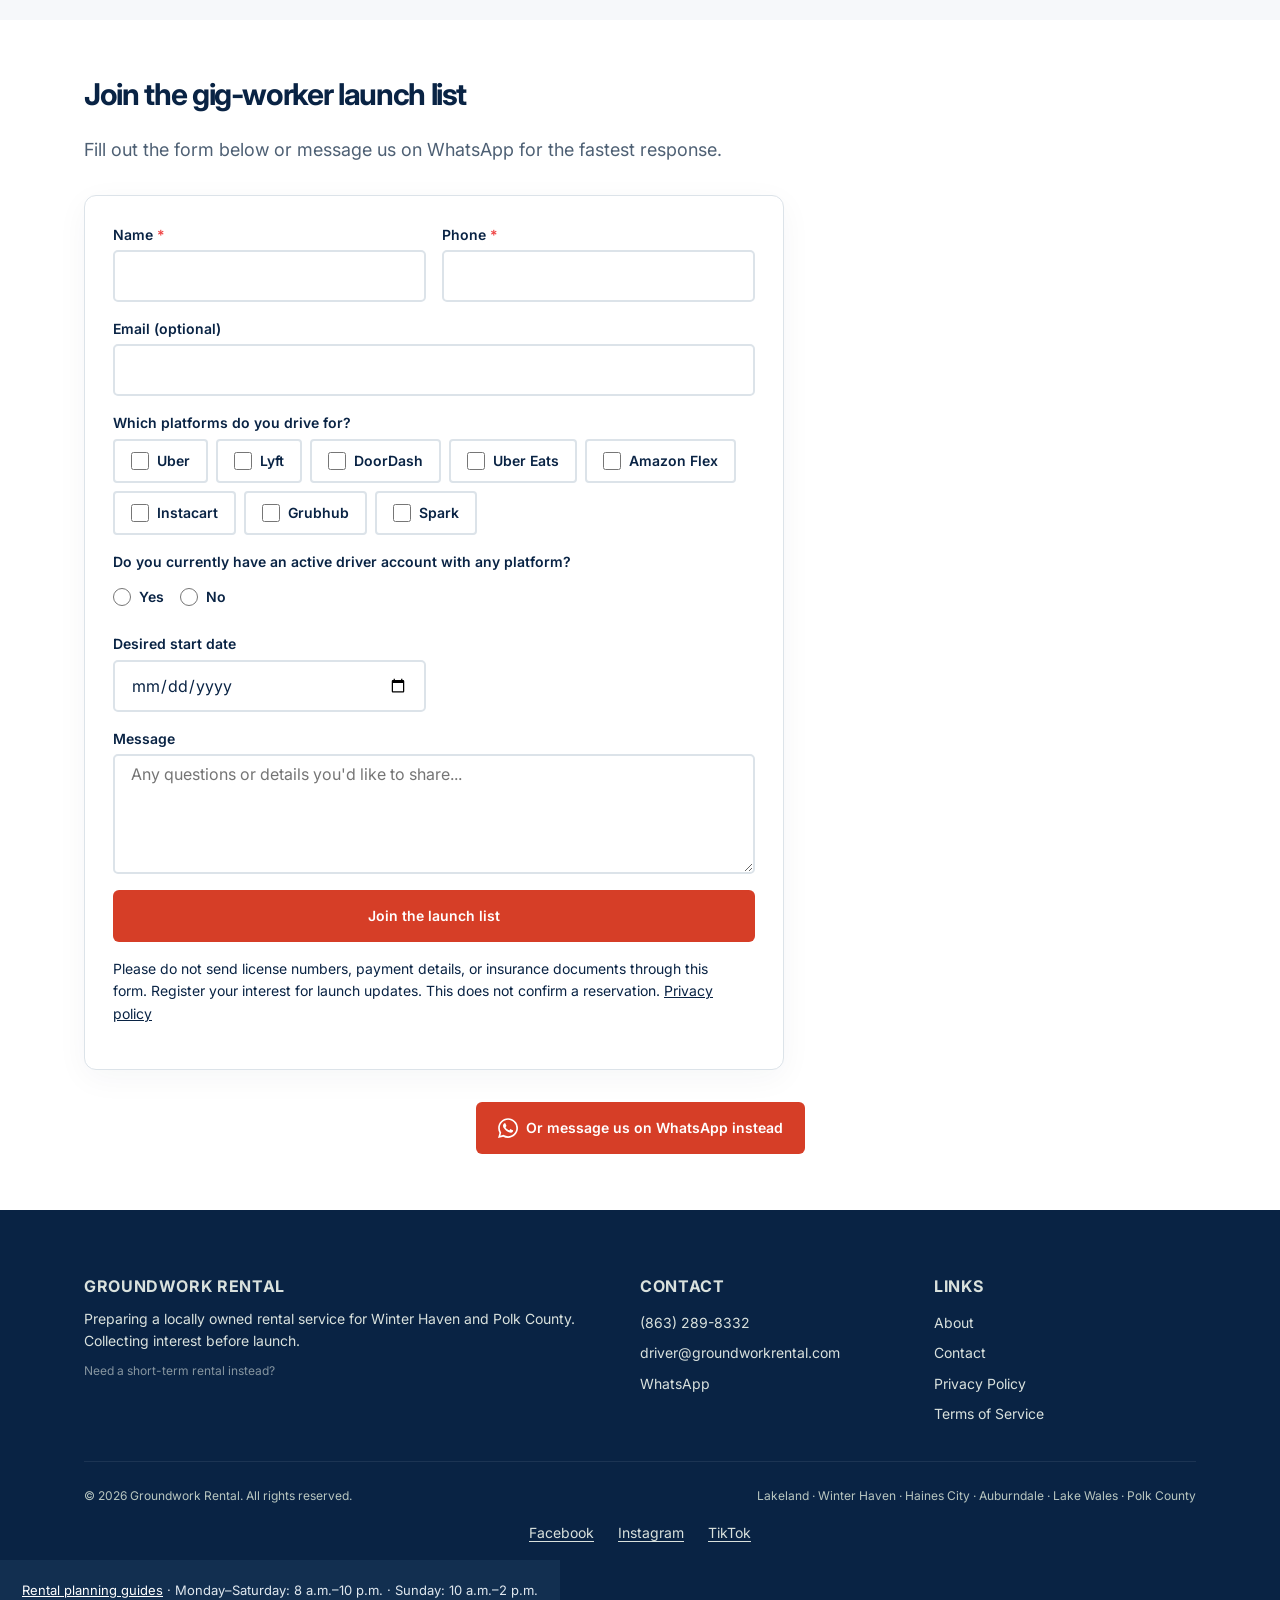
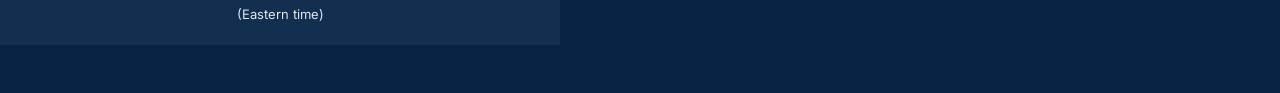
<file: drivers.html>
<!DOCTYPE html>
<html lang="en">
<head>
  <meta charset="UTF-8">
  <meta name="viewport" content="width=device-width, initial-scale=1.0">
  <title>Work Rental Launch List in Polk County | Groundwork Rental</title>
  <meta name="description" content="Groundwork Rental is coming to Polk County. Join the launch list for work, short stays, and everyday travel across Lakeland, Winter Haven, Haines City, Auburndale, Lake Wales, and Polk County.">

  <!-- Open Graph -->
  <meta property="og:title" content="Weekly Car Rentals for Gig Drivers | Groundwork Rental">
  <meta property="og:description" content="Groundwork Rental is coming to Polk County. Join the launch list for work, short stays, and everyday travel across Lakeland, Winter Haven, Haines City, Auburndale, Lake Wales, and Polk County.">
  <meta property="og:image" content="https://groundworkrental.com/images/groundwork-1b-lockup.jpg">
  <meta property="og:url" content="https://groundworkrental.com/drivers.html">
  <meta property="og:type" content="website">

  <!-- Twitter Card -->
  <meta name="twitter:card" content="summary_large_image">
  <meta name="twitter:title" content="Weekly Car Rentals for Gig Drivers | Groundwork Rental">
  <meta name="twitter:description" content="Groundwork Rental is coming to Polk County. Join the launch list for work, short stays, and everyday travel across Lakeland, Winter Haven, Haines City, Auburndale, Lake Wales, and Polk County.">
  <meta name="twitter:image" content="https://groundworkrental.com/images/groundwork-1b-lockup.jpg">

  <!-- Google Fonts -->
  <link rel="preconnect" href="https://fonts.googleapis.com">
  <link rel="preconnect" href="https://fonts.gstatic.com" crossorigin>
  <link href="https://fonts.googleapis.com/css2?family=Space+Grotesk:wght@400;500;600;700&family=Inter:wght@400;500;600;700&display=swap" rel="stylesheet">

  <link rel="stylesheet" href="styles.css">
  <link rel="stylesheet" href="refresh.css">
  <link rel="canonical" href="https://groundworkrental.com/drivers.html">
  <link rel="icon" href="images/groundwork-1b-mark.png" type="image/png">

  <!-- GA4 — uncomment and replace TK-GA4-ID -->
  <!--
  <script async src="https://www.googletagmanager.com/gtag/js?id=TK-GA4-ID"></script>
  <script>
    window.dataLayer = window.dataLayer || [];
    function gtag(){dataLayer.push(arguments);}
    gtag('js', new Date());
    gtag('config', 'TK-GA4-ID');
  </script>
  -->

  <!-- JSON-LD: AutoRental -->
  <script type="application/ld+json">
{
  "@context": "https://schema.org",
  "@type": "AutoRental",
  "name": "Groundwork Rental \u2014 Gig Driver Rentals",
  "description": "Groundwork Rental is coming to Polk County. Join the launch list for work, short stays, and everyday travel across Lakeland, Winter Haven, Haines City, Auburndale, Lake Wales, and Polk County.",
  "url": "https://groundworkrental.com/drivers.html",
  "telephone": "+18632898332",
  "email": "driver@groundworkrental.com",
  "address": {
    "@type": "PostalAddress",
    "addressLocality": "Winter Haven",
    "addressRegion": "FL",
    "addressCountry": "US"
  },
  "areaServed": [
    "Winter Haven",
    "Lakeland",
    "Polk County",
    "Central Florida"
  ]
}
  </script>

  <!-- JSON-LD: FAQPage -->

</head>
<body>
  <a href="#main" class="skip-link">Skip to main content</a>

  <!-- Header — Driver Section -->
  <header class="site-header"><div class="container"><a href="index.html" class="site-header__logo brand-name" aria-label="Groundwork Rental home">Groundwork Rental<span>Local plans. More possibilities.</span></a><button class="nav-toggle" aria-expanded="false" aria-controls="main-nav" aria-label="Toggle navigation"><span></span><span></span><span></span></button><nav class="site-nav" id="main-nav" aria-label="Main navigation"><a href="drivers.html">Gig workers</a><a href="stays.html">Short stays</a><a href="rental-guides.html">Rental guides</a><a href="about.html">About</a><a href="contact.html">Contact</a></nav></div></header>

  <main id="main">


    <!-- ========== HERO ========== -->
    <section class="hero hero--driver">
      <div class="container hero__content">
        <h1>For gig workers.</h1>
        <p class="hero__sub">Rideshare, grocery runs, and package delivery: tell us how you work. We’re gathering rental interest from Uber, Lyft, DoorDash, Amazon Flex, Walmart Spark, and other delivery drivers across Polk County.</p>
        <p class="hero__price">Join the launch list for future rental options</p>
        <div class="hero__actions">
          <a href="https://wa.me/18632898332?text=Hi%2C%20I%27m%20interested%20in%20renting%20a%20car%20for%20gig%20work.%20My%20name%20is%20" class="btn btn--whatsapp" aria-label="Message us on WhatsApp about gig driver car rental">
            <svg viewBox="0 0 24 24" fill="currentColor" aria-hidden="true"><path d="M17.472 14.382c-.297-.149-1.758-.867-2.03-.967-.273-.099-.471-.148-.67.15-.197.297-.767.966-.94 1.164-.173.199-.347.223-.644.075-.297-.15-1.255-.463-2.39-1.475-.883-.788-1.48-1.761-1.653-2.059-.173-.297-.018-.458.13-.606.134-.133.298-.347.446-.52.149-.174.198-.298.298-.497.099-.198.05-.371-.025-.52-.075-.149-.669-1.612-.916-2.207-.242-.579-.487-.5-.669-.51-.173-.008-.371-.01-.57-.01-.198 0-.52.074-.792.372-.272.297-1.04 1.016-1.04 2.479 0 1.462 1.065 2.875 1.213 3.074.149.198 2.096 3.2 5.077 4.487.709.306 1.262.489 1.694.625.712.227 1.36.195 1.871.118.571-.085 1.758-.719 2.006-1.413.248-.694.248-1.289.173-1.413-.074-.124-.272-.198-.57-.347zM12.05 21.785h-.01a9.89 9.89 0 01-5.042-1.382l-.36-.214-3.742.982.999-3.648-.235-.374A9.86 9.86 0 012.16 12.04C2.16 6.58 6.58 2.16 12.04 2.16c2.655 0 5.148 1.035 7.021 2.91a9.875 9.875 0 012.909 7.024c-.002 5.46-4.422 9.882-9.88 9.882l-.04.01zM12.05.16C5.495.16.16 5.494.16 12.05c0 2.104.549 4.16 1.595 5.977L.057 24.003l6.14-1.61a11.85 11.85 0 005.843 1.533h.01C18.6 23.926 24 18.525 24 12.05 24 5.494 18.6.16 12.05.16z"/></svg>
            Message us on WhatsApp
          </a>
          <a href="#contact-form" class="btn btn--outline" >Join the launch list</a>
        </div>
      </div>
    </section>

    <!-- ========== PLATFORM STRIP ========== -->
    <!--
      NOTE: We use plain text labels for platform names rather than
      official brand logos to avoid trademark issues. These are generic
      references to the platforms our renters drive for, not endorsements
      or partnerships.
    -->
    <div class="container gig-photo"><img src="images/gig-delivery.jpg" alt="A grocery delivery worker loading shopping bags into a car; illustrative image" width="1536" height="1024"></div><section class="platform-strip"><div class="container"><p><strong>Planning to drive for an app?</strong> Rental-program approval is separate from vehicle eligibility. <a href="gig-rental-platform-checks.html">Read what to confirm first.</a></p></div></section>

    <!-- ========== HOW IT WORKS ========== -->
    <section id="how-it-works" class="section">
      <div class="container">
        <div class="section__header">
          <h2>How it works</h2>
          <p>Help us plan the first vehicles around local needs.</p>
        </div>
        <div class="steps">
          <!-- Step 1 -->
          <div class="step">
            <svg class="step__icon" viewBox="0 0 56 56" fill="none" stroke="currentColor" stroke-width="2" stroke-linecap="round" stroke-linejoin="round" aria-hidden="true">
              <rect x="8" y="4" width="40" height="48" rx="4"/>
              <line x1="18" y1="16" x2="38" y2="16"/>
              <line x1="18" y1="24" x2="34" y2="24"/>
              <line x1="18" y1="32" x2="30" y2="32"/>
              <circle cx="38" cy="40" r="8"/>
              <path d="M35 40l2 2 4-4"/>
            </svg>
            <span class="step__number">1</span>
            <h3 class="step__title">Message us</h3>
            <p class="step__desc">Send a WhatsApp message or fill out the form. Tell us your platform and preferred start date.</p>
          </div>
          <!-- Step 2 -->
          <div class="step">
            <svg class="step__icon" viewBox="0 0 56 56" fill="none" stroke="currentColor" stroke-width="2" stroke-linecap="round" stroke-linejoin="round" aria-hidden="true">
              <circle cx="28" cy="28" r="20"/>
              <path d="M20 28l5 5 11-11"/>
            </svg>
            <span class="step__number">2</span>
            <h3 class="step__title">Share your needs</h3>
            <p class="step__desc">Tell us how long you need a car and what you plan to use it for.</p>
          </div>
          <!-- Step 3 -->
          <div class="step">
            <svg class="step__icon" viewBox="0 0 56 56" fill="none" stroke="currentColor" stroke-width="2" stroke-linecap="round" stroke-linejoin="round" aria-hidden="true">
              <rect x="4" y="20" width="48" height="22" rx="4"/>
              <path d="M12 20l4-10h24l4 10"/>
              <circle cx="14" cy="42" r="5"/>
              <circle cx="42" cy="42" r="5"/>
              <path d="M30 10v-4l6 2-6 2z"/>
            </svg>
            <span class="step__number">3</span>
            <h3 class="step__title">Plan for launch</h3>
            <p class="step__desc">Join the launch list for updates as we develop local rental options.</p>
          </div>
        </div>
      </div>
    </section>

    <!-- ========== PRICING / VEHICLES ========== -->
    <section id="pricing" class="section section--alt"><div class="container"><div class="section__header"><h2>Discuss your rental options</h2><p>Tell us your preferred dates, how you plan to use the car, and your budget. Your plans help shape our launch across Polk County.</p><p>Your written quote will explain the rental rate, taxes and fees, deposit, mileage allowance, payment terms, and what is included. An inquiry is not a confirmed reservation.</p><a class="btn btn--whatsapp" href="https://wa.me/18632898332?text=Hi%2C%20I%20would%20like%20to%20discuss%20a%20rental.">Message us on WhatsApp</a></div></div></section>

    <!-- ========== WHAT'S INCLUDED / NOT INCLUDED ========== -->


    <!-- ========== REQUIREMENTS ========== -->


    <!-- ========== WHY LOCAL ========== -->
    <section class="section">
      <div class="container">
        <div class="why-local">
          <div class="why-local__image">
            <img src="images/David.jpg" alt="David Frederick, owner of Groundwork Rental" width="600" height="450" loading="lazy" style="width:100%;height:100%;object-fit:cover;border-radius:var(--radius-lg);">
          </div>
          <div class="why-local__content">
            <h2>Meet the owner</h2>
            <p>Groundwork Rental is owned by David Frederick in Winter Haven. We are shaping a local rental service around the people who live, work, and visit Polk County. Share your plans with us.</p>
            <ul class="why-local__list">
              <li>
                <svg viewBox="0 0 20 20" fill="none" stroke="currentColor" stroke-width="2" stroke-linecap="round" stroke-linejoin="round" aria-hidden="true"><path d="M4 10l5 5 7-7"/></svg>
                Based in Winter Haven, Florida
              </li>
              <li>
                <svg viewBox="0 0 20 20" fill="none" stroke="currentColor" stroke-width="2" stroke-linecap="round" stroke-linejoin="round" aria-hidden="true"><path d="M4 10l5 5 7-7"/></svg>
                An owner who knows the local gig market and answers the phone
              </li>
              <li>
                <svg viewBox="0 0 20 20" fill="none" stroke="currentColor" stroke-width="2" stroke-linecap="round" stroke-linejoin="round" aria-hidden="true"><path d="M4 10l5 5 7-7"/></svg>
                Direct contact by phone, email, and WhatsApp
              </li>
              <li>
                <svg viewBox="0 0 20 20" fill="none" stroke="currentColor" stroke-width="2" stroke-linecap="round" stroke-linejoin="round" aria-hidden="true"><path d="M4 10l5 5 7-7"/></svg>
                Serving Lakeland, Auburndale, Haines City, and all of Polk County
              </li>
            </ul>
          </div>
        </div>
      </div>
    </section>

    <!-- ========== FAQ ========== -->
    <section id="faq" class="section section--alt"><div class="container"><div class="section__header"><h2>Frequently asked questions</h2><div class="faq-list"><details class="faq-item"><summary class="faq-question">Does my inquiry reserve a car?</summary><div class="faq-answer"><p>Joining the launch list lets us understand your needs and contact you about launch updates. It does not confirm a reservation.</p></div></details><details class="faq-item"><summary class="faq-question">What will the rental cost?</summary><div class="faq-answer"><p>Rates have not been announced. Before renting after launch, request a written quote for your dates. We will explain the rental rate, applicable taxes and fees, deposit, mileage allowance, and payment and cancellation terms before you decide.</p></div></details><details class="faq-item"><summary class="faq-question">Where is pickup?</summary><div class="faq-answer"><p>Pickup locations and arrangements will be shared as we prepare to launch. Tell us which Polk County community works best for you.</p></div></details><details class="faq-item"><summary class="faq-question">What insurance do I need?</summary><div class="faq-answer"><p>Ask us to confirm the insurance requirements and coverage for the specific vehicle and intended use. A personal policy or a platform account alone does not establish coverage for a rental.</p></div></details><details class="faq-item"><summary class="faq-question">Can I drive for Uber, Lyft, or a delivery app?</summary><div class="faq-answer"><p>Tell us the exact platform and service you intend to use. Rental-program approval, vehicle eligibility, driver eligibility, and insurance must all be confirmed. We do not promise that every rental can be used on every platform.</p></div></details></div></div></div></section>

    <!-- ========== CONTACT FORM ========== -->
    <section id="contact-form" class="section">
      <div class="container">
        <div class="section__header">
          <h2>Join the gig-worker launch list</h2>
          <p>Fill out the form below or message us on WhatsApp for the fastest response.</p>
        </div>

        <div class="form-section">
          <form name="driver-inquiry" method="POST" action="/thank-you.html" data-netlify="true" netlify-honeypot="bot-field" data-form="driver" novalidate>
            <input type="hidden" name="form-name" value="driver-inquiry">

            <!-- Honeypot for spam -->
            <div class="form-hp" aria-hidden="true">
              <label for="driver-hp">Do not fill this out</label>
              <input type="text" id="driver-hp" name="bot-field" tabindex="-1" autocomplete="off">
            </div>

            <div class="form-grid form-grid--two">
              <div class="form-group">
                <label class="form-label" for="driver-name">Name <span class="form-label__required" aria-label="required">*</span></label>
                <input class="form-input" type="text" id="driver-name" name="name" required autocomplete="name">
                <span class="form-error" role="alert"></span>
              </div>

              <div class="form-group">
                <label class="form-label" for="driver-phone">Phone <span class="form-label__required" aria-label="required">*</span></label>
                <input class="form-input" type="tel" id="driver-phone" name="phone" required autocomplete="tel">
                <span class="form-error" role="alert"></span>
              </div>

              <div class="form-group form-group--full">
                <label class="form-label" for="driver-email">Email (optional)</label>
                <input class="form-input" type="email" id="driver-email" name="email" autocomplete="email">
                <span class="form-error" role="alert"></span>
              </div>

              <div class="form-group form-group--full">
                <label class="form-label">Which platforms do you drive for?</label>
                <div class="checkbox-group">
                  <label class="checkbox-label"><input type="checkbox" name="platforms" value="Uber"><span>Uber</span></label>
                  <label class="checkbox-label"><input type="checkbox" name="platforms" value="Lyft"><span>Lyft</span></label>
                  <label class="checkbox-label"><input type="checkbox" name="platforms" value="DoorDash"><span>DoorDash</span></label>
                  <label class="checkbox-label"><input type="checkbox" name="platforms" value="Uber Eats"><span>Uber Eats</span></label>
                  <label class="checkbox-label"><input type="checkbox" name="platforms" value="Amazon Flex"><span>Amazon Flex</span></label>
                  <label class="checkbox-label"><input type="checkbox" name="platforms" value="Instacart"><span>Instacart</span></label>
                  <label class="checkbox-label"><input type="checkbox" name="platforms" value="Grubhub"><span>Grubhub</span></label>
                  <label class="checkbox-label"><input type="checkbox" name="platforms" value="Walmart Spark"><span>Spark</span></label>
                </div>
              </div>

              <div class="form-group form-group--full">
                <label class="form-label">Do you currently have an active driver account with any platform?</label>
                <div class="radio-group">
                  <label class="radio-label"><input type="radio" name="active_account" value="yes"><span>Yes</span></label>
                  <label class="radio-label"><input type="radio" name="active_account" value="no"><span>No</span></label>
                </div>
              </div>

              <div class="form-group">
                <label class="form-label" for="driver-start-date">Desired start date</label>
                <input class="form-input" type="date" id="driver-start-date" name="start_date">
                <span class="form-error" role="alert"></span>
              </div>

              <div class="form-group form-group--full">
                <label class="form-label" for="driver-message">Message</label>
                <textarea class="form-textarea" id="driver-message" name="message" rows="4" placeholder="Any questions or details you'd like to share..."></textarea>
                <span class="form-error" role="alert"></span>
              </div>

              <div class="form-group form-group--full">
                <button type="submit" class="btn btn--driver btn--block">Join the launch list</button>
              </div>
            </div>
          <input type="hidden" name="source_page" value=""><input type="hidden" name="utm_source" value=""><input type="hidden" name="utm_medium" value=""><input type="hidden" name="utm_campaign" value="">
<p data-submit-error class="submit-error" role="alert" tabindex="-1" hidden></p>
          <p class="form-note">Please do not send license numbers, payment details, or insurance documents through this form. Register your interest for launch updates. This does not confirm a reservation. <a href="privacy.html">Privacy policy</a></p>
          </form>

          <div class="form-success" tabindex="-1" role="status">
            <svg viewBox="0 0 48 48" fill="none" stroke="currentColor" stroke-width="3" stroke-linecap="round" stroke-linejoin="round" aria-hidden="true"><circle cx="24" cy="24" r="20"/><path d="M14 24l7 7 13-13"/></svg>
            <h3 class="form-success__title">Message sent</h3>
            <p class="form-success__desc">Thank you for sharing your plans. We will contact you about launch updates and your request.</p>
          </div>
        </div>

        <div style="text-align:center;margin-top:var(--space-xl);">
          <a href="https://wa.me/18632898332?text=Hi%2C%20I%27m%20interested%20in%20renting%20a%20car%20for%20gig%20work.%20My%20name%20is%20" class="btn btn--whatsapp">
            <svg viewBox="0 0 24 24" fill="currentColor" aria-hidden="true" style="width:20px;height:20px"><path d="M17.472 14.382c-.297-.149-1.758-.867-2.03-.967-.273-.099-.471-.148-.67.15-.197.297-.767.966-.94 1.164-.173.199-.347.223-.644.075-.297-.15-1.255-.463-2.39-1.475-.883-.788-1.48-1.761-1.653-2.059-.173-.297-.018-.458.13-.606.134-.133.298-.347.446-.52.149-.174.198-.298.298-.497.099-.198.05-.371-.025-.52-.075-.149-.669-1.612-.916-2.207-.242-.579-.487-.5-.669-.51-.173-.008-.371-.01-.57-.01-.198 0-.52.074-.792.372-.272.297-1.04 1.016-1.04 2.479 0 1.462 1.065 2.875 1.213 3.074.149.198 2.096 3.2 5.077 4.487.709.306 1.262.489 1.694.625.712.227 1.36.195 1.871.118.571-.085 1.758-.719 2.006-1.413.248-.694.248-1.289.173-1.413-.074-.124-.272-.198-.57-.347zM12.05 21.785h-.01a9.89 9.89 0 01-5.042-1.382l-.36-.214-3.742.982.999-3.648-.235-.374A9.86 9.86 0 012.16 12.04C2.16 6.58 6.58 2.16 12.04 2.16c2.655 0 5.148 1.035 7.021 2.91a9.875 9.875 0 012.909 7.024c-.002 5.46-4.422 9.882-9.88 9.882l-.04.01zM12.05.16C5.495.16.16 5.494.16 12.05c0 2.104.549 4.16 1.595 5.977L.057 24.003l6.14-1.61a11.85 11.85 0 005.843 1.533h.01C18.6 23.926 24 18.525 24 12.05 24 5.494 18.6.16 12.05.16z"/></svg>
            Or message us on WhatsApp instead
          </a>
        </div>
      </div>
    </section>

  </main>

  <!-- Footer — Driver Section -->
  <footer class="site-footer">
    <div class="container">
      <div class="footer-grid">
        <div class="footer-col">
          <p class="footer-col__title">Groundwork Rental</p>
          <p>Preparing a locally owned rental service for Winter Haven and Polk County. Collecting interest before launch.</p>
          <p class="footer-crosslink"><a href="stays.html">Need a short-term rental instead?</a></p>
        </div>
        <div class="footer-col">
          <p class="footer-col__title">Contact</p>
          <ul>
            <li><a href="tel:+18632898332">(863) 289-8332</a></li>
            <li><a href="mailto:driver@groundworkrental.com">driver@groundworkrental.com</a></li>
            <li><a href="https://wa.me/18632898332">WhatsApp</a></li>
          </ul>
        </div>
        <div class="footer-col">
          <p class="footer-col__title">Links</p>
          <ul>
            <li><a href="about.html">About</a></li>
            <li><a href="contact.html">Contact</a></li>
            <li><a href="privacy.html">Privacy Policy</a></li>
            <li><a href="terms.html">Terms of Service</a></li>
          </ul>
        </div>
      </div>
      <div class="footer-bottom">
        <span>&copy; <span data-year></span> Groundwork Rental. All rights reserved.</span>
        <span>Lakeland · Winter Haven · Haines City · Auburndale · Lake Wales · Polk County</span>
      </div>
    </div>
  <nav class="social-links" aria-label="Social media"><a href="https://www.facebook.com/profile.php?id=61594412152665">Facebook</a><a href="https://www.instagram.com/groundworkrentals/">Instagram</a><a href="https://www.tiktok.com/@groundworkrental">TikTok</a></nav>
  <p class="guide-footer"><a href="rental-guides.html">Rental planning guides</a> · Monday–Saturday: 8 a.m.–10 p.m. · Sunday: 10 a.m.–2 p.m. (Eastern time)</p></footer>

  <!-- WhatsApp Floating Action Button -->
  <a href="https://wa.me/18632898332?text=Hi%2C%20I%27m%20interested%20in%20renting%20a%20car%20for%20gig%20work.%20My%20name%20is%20" class="whatsapp-fab" aria-label="Message us on WhatsApp about gig driver car rental" role="button">
    <svg viewBox="0 0 24 24" fill="currentColor" aria-hidden="true"><path d="M17.472 14.382c-.297-.149-1.758-.867-2.03-.967-.273-.099-.471-.148-.67.15-.197.297-.767.966-.94 1.164-.173.199-.347.223-.644.075-.297-.15-1.255-.463-2.39-1.475-.883-.788-1.48-1.761-1.653-2.059-.173-.297-.018-.458.13-.606.134-.133.298-.347.446-.52.149-.174.198-.298.298-.497.099-.198.05-.371-.025-.52-.075-.149-.669-1.612-.916-2.207-.242-.579-.487-.5-.669-.51-.173-.008-.371-.01-.57-.01-.198 0-.52.074-.792.372-.272.297-1.04 1.016-1.04 2.479 0 1.462 1.065 2.875 1.213 3.074.149.198 2.096 3.2 5.077 4.487.709.306 1.262.489 1.694.625.712.227 1.36.195 1.871.118.571-.085 1.758-.719 2.006-1.413.248-.694.248-1.289.173-1.413-.074-.124-.272-.198-.57-.347zM12.05 21.785h-.01a9.89 9.89 0 01-5.042-1.382l-.36-.214-3.742.982.999-3.648-.235-.374A9.86 9.86 0 012.16 12.04C2.16 6.58 6.58 2.16 12.04 2.16c2.655 0 5.148 1.035 7.021 2.91a9.875 9.875 0 012.909 7.024c-.002 5.46-4.422 9.882-9.88 9.882l-.04.01zM12.05.16C5.495.16.16 5.494.16 12.05c0 2.104.549 4.16 1.595 5.977L.057 24.003l6.14-1.61a11.85 11.85 0 005.843 1.533h.01C18.6 23.926 24 18.525 24 12.05 24 5.494 18.6.16 12.05.16z"/></svg>
  </a>

  <script src="script.js" defer></script>
</body>
</html>
</file>
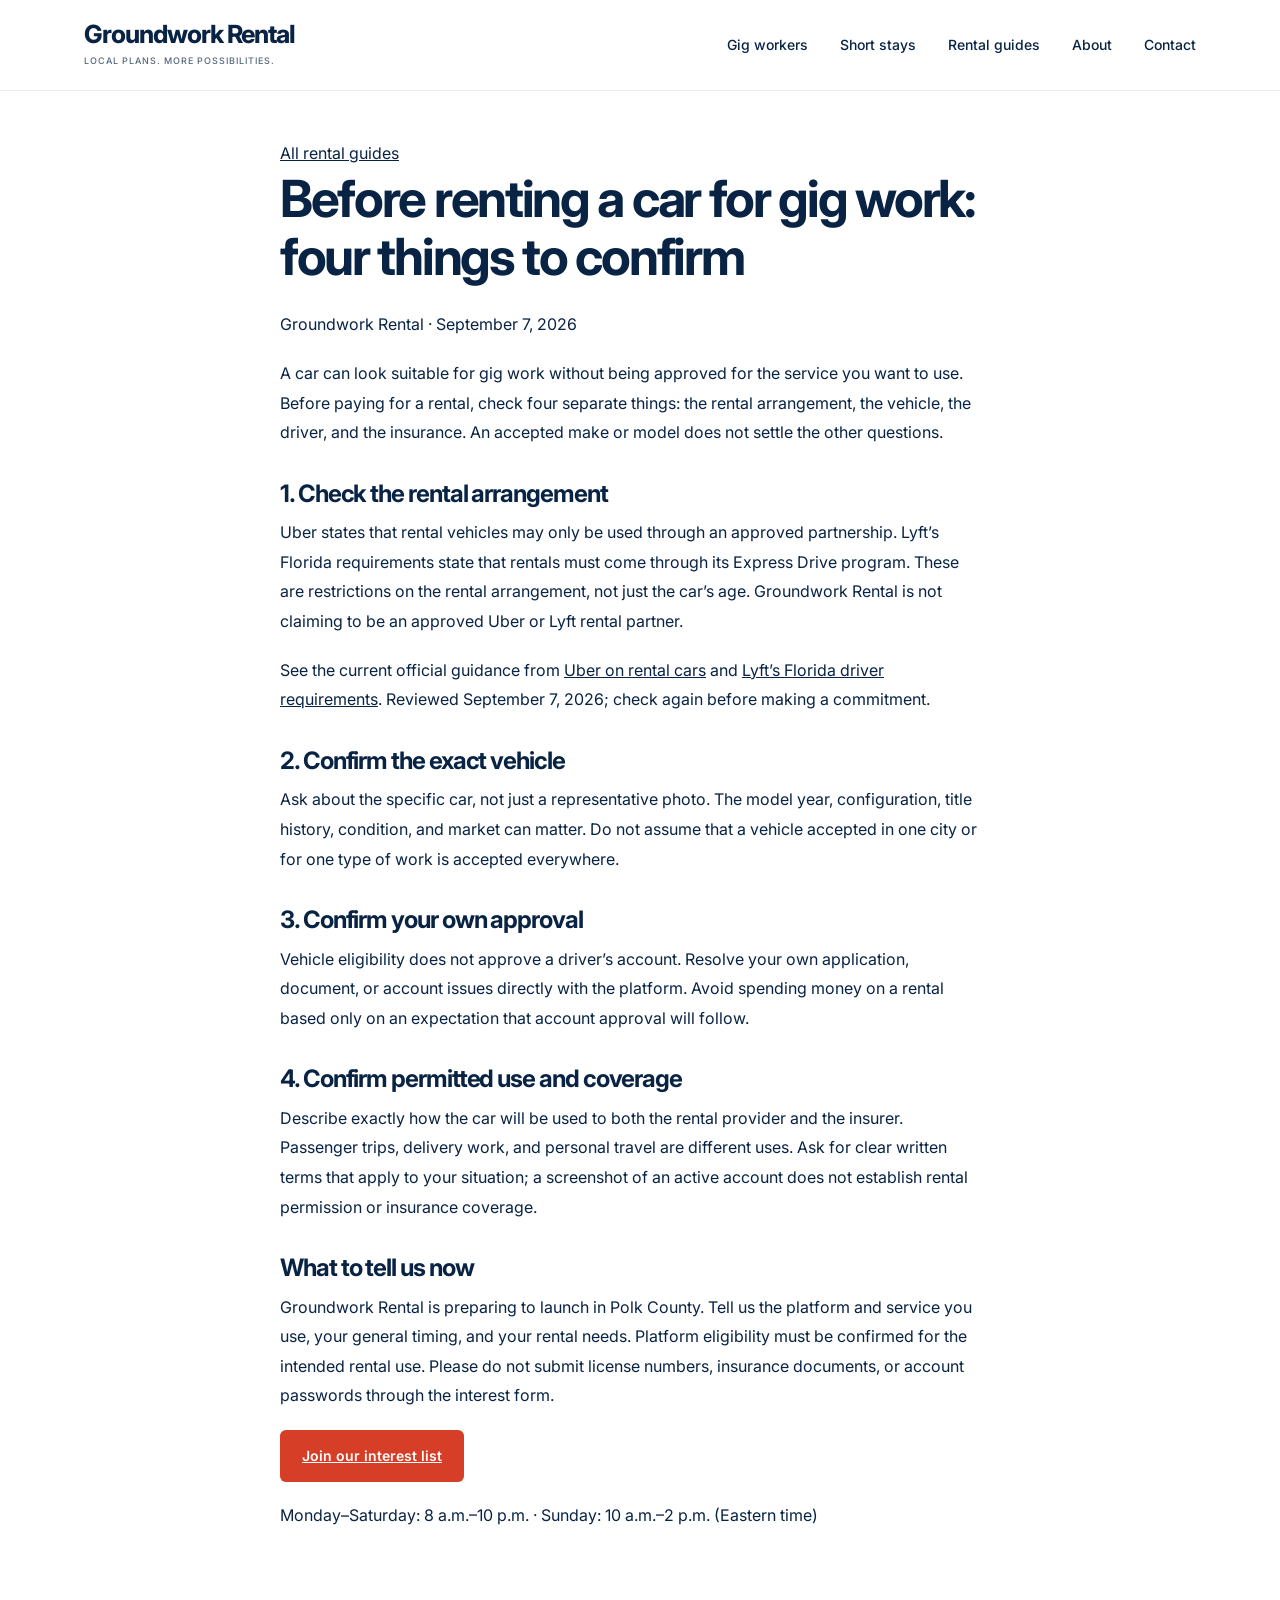
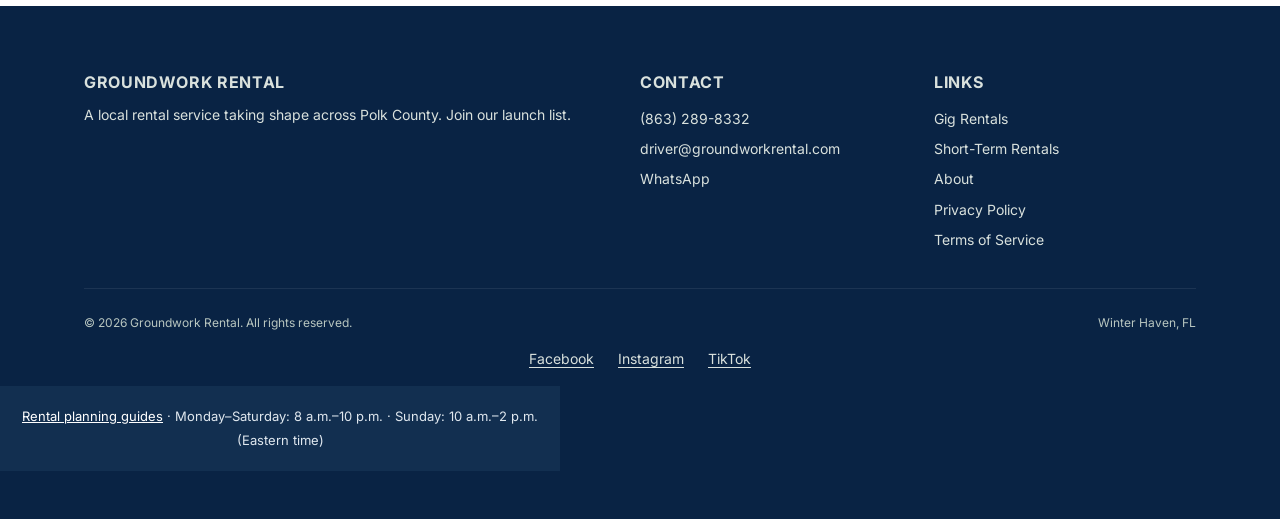
<file: gig-rental-platform-checks.html>
<!DOCTYPE html>
<html lang="en">
<head>
  <meta charset="UTF-8">
  <meta name="viewport" content="width=device-width, initial-scale=1.0">
  <title>Before renting a car for gig work: four things to confirm | Groundwork Rental</title>
  <meta name="description" content="Vehicle eligibility alone is not enough. Confirm the rental program, driver approval, permitted use, and insurance before committing.">

  <meta property="og:title" content="Before renting a car for gig work: four things to confirm">
  <meta property="og:description" content="Vehicle eligibility alone is not enough. Confirm the rental program, driver approval, permitted use, and insurance before committing.">
  <meta property="og:image" content="https://groundworkrental.com/images/groundwork-1b-lockup.jpg">
  <meta property="og:url" content="https://groundworkrental.com/gig-rental-platform-checks.html">
  <meta property="og:type" content="website">

  <meta name="twitter:card" content="summary">
  <meta name="twitter:title" content="Before renting a car for gig work: four things to confirm">
  <meta name="twitter:description" content="Vehicle eligibility alone is not enough. Confirm the rental program, driver approval, permitted use, and insurance before committing.">

  <link rel="preconnect" href="https://fonts.googleapis.com">
  <link rel="preconnect" href="https://fonts.gstatic.com" crossorigin>
  <link href="https://fonts.googleapis.com/css2?family=Space+Grotesk:wght@400;500;600;700&family=Inter:wght@400;500;600;700&display=swap" rel="stylesheet">

  <link rel="stylesheet" href="styles.css">
  <link rel="stylesheet" href="refresh.css">
  <link rel="canonical" href="https://groundworkrental.com/gig-rental-platform-checks.html">
  <link rel="icon" href="images/groundwork-1b-mark.png" type="image/png">

  <!-- GA4 — uncomment and replace TK-GA4-ID -->
  <!--
  <script async src="https://www.googletagmanager.com/gtag/js?id=TK-GA4-ID"></script>
  <script>
    window.dataLayer = window.dataLayer || [];
    function gtag(){dataLayer.push(arguments);}
    gtag('js', new Date());
    gtag('config', 'TK-GA4-ID');
  </script>
  -->
</head>
<body><header class="site-header"><div class="container"><a href="index.html" class="site-header__logo brand-name" aria-label="Groundwork Rental home">Groundwork Rental<span>Local plans. More possibilities.</span></a><button class="nav-toggle" aria-expanded="false" aria-controls="main-nav" aria-label="Toggle navigation"><span></span><span></span><span></span></button><nav class="site-nav" id="main-nav" aria-label="Main navigation"><a href="drivers.html">Gig workers</a><a href="stays.html">Short stays</a><a href="rental-guides.html">Rental guides</a><a href="about.html">About</a><a href="contact.html">Contact</a></nav></div></header><main id="main"><article class="reading"><a href="rental-guides.html">All rental guides</a><h1>Before renting a car for gig work: four things to confirm</h1><p>Groundwork Rental · September 7, 2026</p><p>A car can look suitable for gig work without being approved for the service you want to use. Before paying for a rental, check four separate things: the rental arrangement, the vehicle, the driver, and the insurance. An accepted make or model does not settle the other questions.</p>
<h2>1. Check the rental arrangement</h2><p>Uber states that rental vehicles may only be used through an approved partnership. Lyft’s Florida requirements state that rentals must come through its Express Drive program. These are restrictions on the rental arrangement, not just the car’s age. Groundwork Rental is not claiming to be an approved Uber or Lyft rental partner.</p><p>See the current official guidance from <a href="https://help.uber.com/driving-and-delivering/article/using-a-rental-car?nodeId=6f8e8415-1f0b-4d0a-88b2-28dbfc6a4682" target="_blank" rel="noopener">Uber on rental cars</a> and <a href="https://help.lyft.com/hc/en-us/driver/articles/115012928947-Florida-Driver-Information" target="_blank" rel="noopener">Lyft’s Florida driver requirements</a>. Reviewed September 7, 2026; check again before making a commitment.</p>
<h2>2. Confirm the exact vehicle</h2><p>Ask about the specific car, not just a representative photo. The model year, configuration, title history, condition, and market can matter. Do not assume that a vehicle accepted in one city or for one type of work is accepted everywhere.</p>
<h2>3. Confirm your own approval</h2><p>Vehicle eligibility does not approve a driver’s account. Resolve your own application, document, or account issues directly with the platform. Avoid spending money on a rental based only on an expectation that account approval will follow.</p>
<h2>4. Confirm permitted use and coverage</h2><p>Describe exactly how the car will be used to both the rental provider and the insurer. Passenger trips, delivery work, and personal travel are different uses. Ask for clear written terms that apply to your situation; a screenshot of an active account does not establish rental permission or insurance coverage.</p>
<h2>What to tell us now</h2><p>Groundwork Rental is preparing to launch in Polk County. Tell us the platform and service you use, your general timing, and your rental needs. Platform eligibility must be confirmed for the intended rental use. Please do not submit license numbers, insurance documents, or account passwords through the interest form.</p><p><a class="btn btn--driver" href="contact.html">Join our interest list</a></p><p>Monday–Saturday: 8 a.m.–10 p.m. · Sunday: 10 a.m.–2 p.m. (Eastern time)</p></article></main><footer class="site-footer">
    <div class="container">
      <div class="footer-grid">
        <div class="footer-col">
          <p class="footer-col__title">Groundwork Rental</p>
          <p>A local rental service taking shape across Polk County. Join our launch list.</p>
        </div>
        <div class="footer-col">
          <p class="footer-col__title">Contact</p>
          <ul>
            <li><a href="tel:+18632898332">(863) 289-8332</a></li>
            <li><a href="mailto:driver@groundworkrental.com">driver@groundworkrental.com</a></li>
            <li><a href="https://wa.me/18632898332">WhatsApp</a></li>
          </ul>
        </div>
        <div class="footer-col">
          <p class="footer-col__title">Links</p>
          <ul>
            <li><a href="drivers.html">Gig Rentals</a></li>
            <li><a href="stays.html">Short-Term Rentals</a></li>
            <li><a href="about.html">About</a></li>
            <li><a href="privacy.html">Privacy Policy</a></li>
            <li><a href="terms.html">Terms of Service</a></li>
          </ul>
        </div>
      </div>
      <div class="footer-bottom">
        <span>&copy; <span data-year></span> Groundwork Rental. All rights reserved.</span>
        <span>Winter Haven, FL</span>
      </div>
    </div>
  <nav class="social-links" aria-label="Social media"><a href="https://www.facebook.com/profile.php?id=61594412152665">Facebook</a><a href="https://www.instagram.com/groundworkrentals/">Instagram</a><a href="https://www.tiktok.com/@groundworkrental">TikTok</a></nav>
  <p class="guide-footer"><a href="rental-guides.html">Rental planning guides</a> · Monday–Saturday: 8 a.m.–10 p.m. · Sunday: 10 a.m.–2 p.m. (Eastern time)</p></footer><script src="script.js"></script></body></html>
</file>
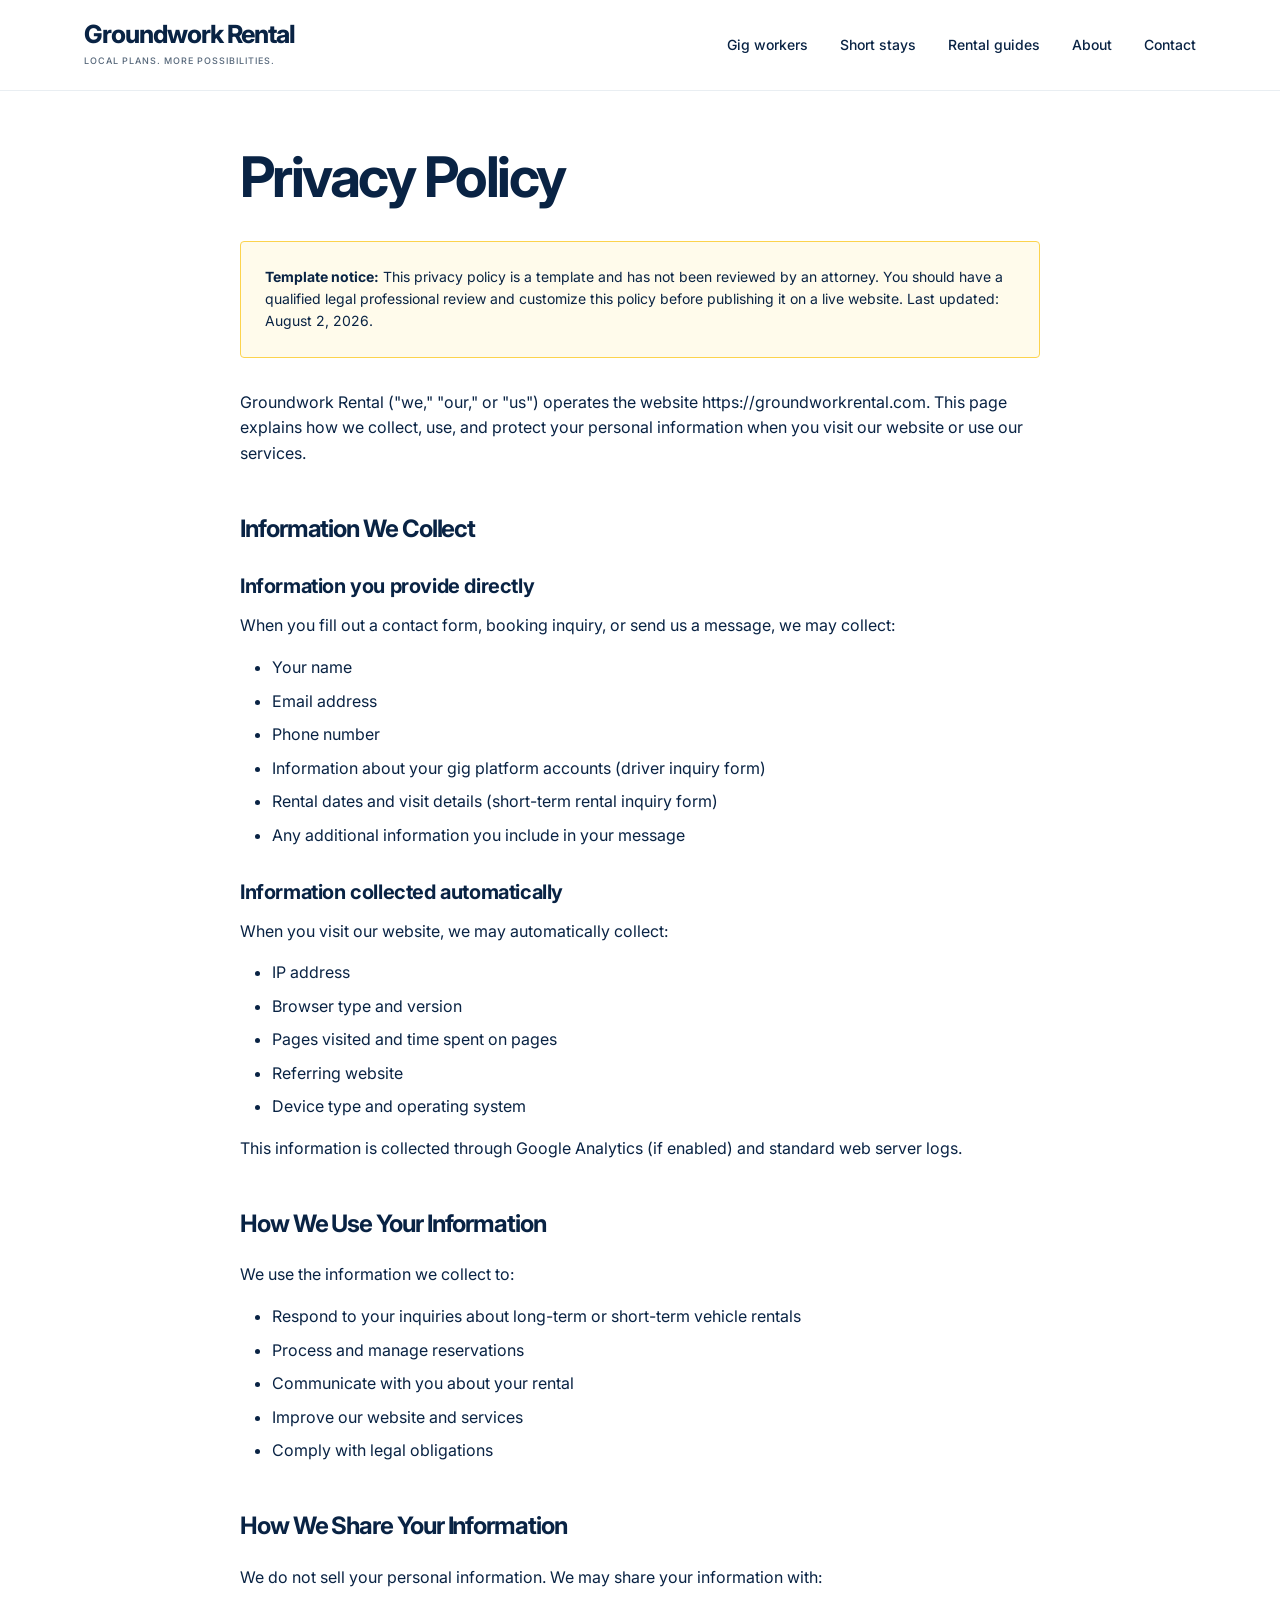
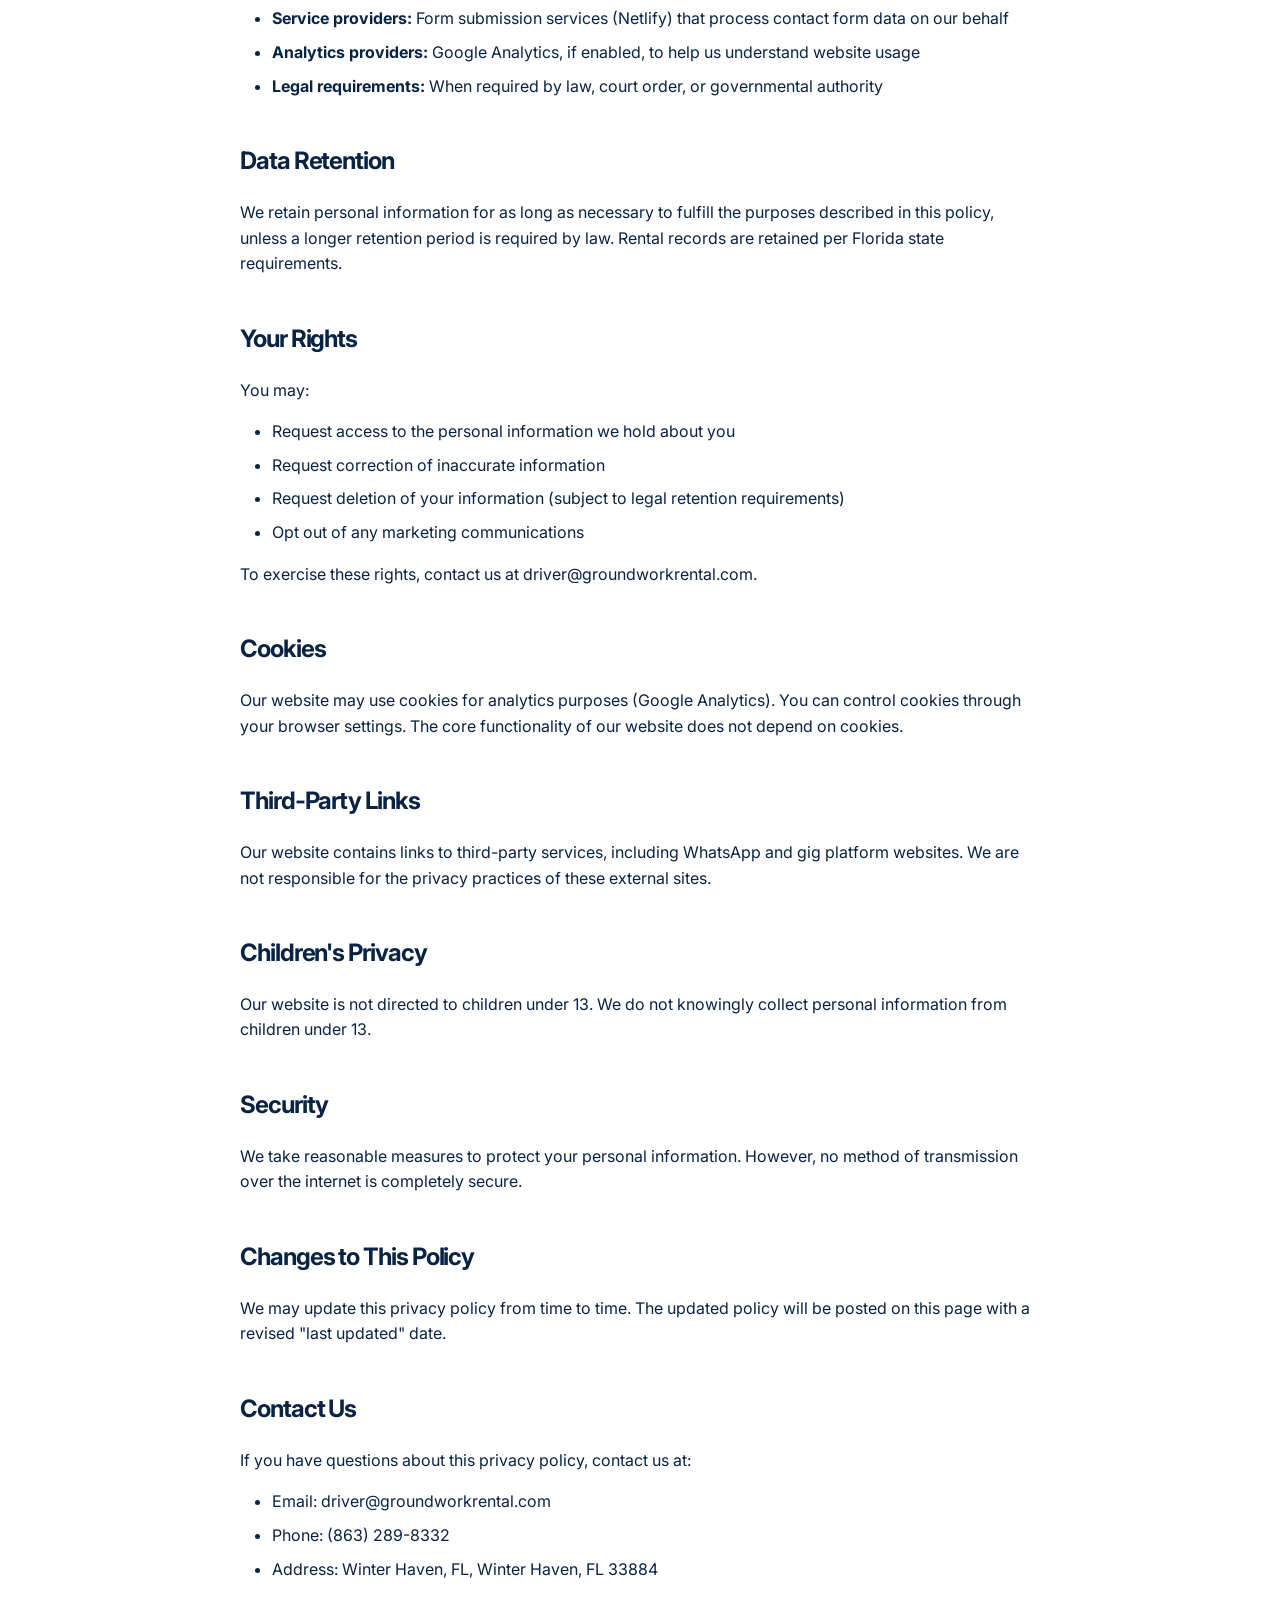
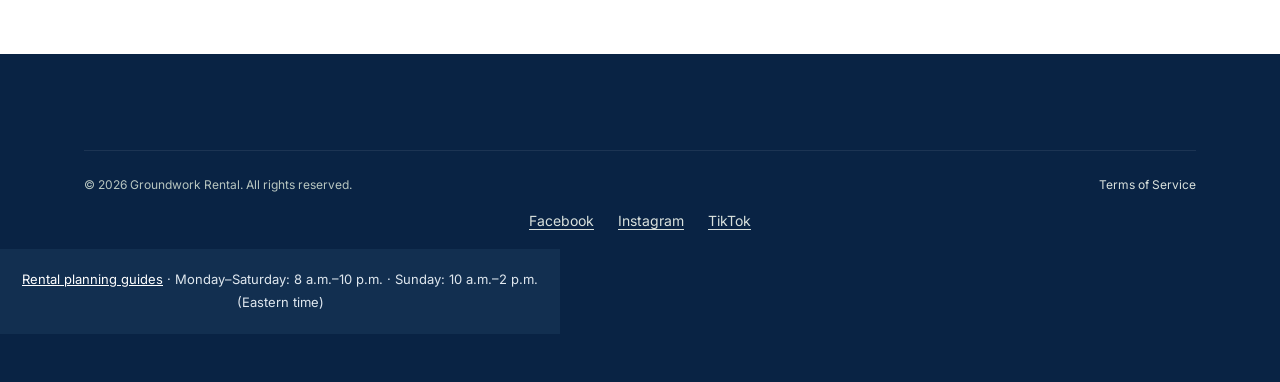
<file: privacy.html>
<!DOCTYPE html>
<html lang="en">
<head>
  <meta charset="UTF-8">
  <meta name="viewport" content="width=device-width, initial-scale=1.0">
  <title>Privacy Policy | Groundwork Rental</title>
  <meta name="description" content="Privacy policy for Groundwork Rental. How we collect, use, and protect your personal information.">
  <meta name="robots" content="noindex, follow">

  <link rel="preconnect" href="https://fonts.googleapis.com">
  <link rel="preconnect" href="https://fonts.gstatic.com" crossorigin>
  <link href="https://fonts.googleapis.com/css2?family=Space+Grotesk:wght@400;500;600;700&family=Inter:wght@400;500;600;700&display=swap" rel="stylesheet">

  <link rel="stylesheet" href="styles.css">
  <link rel="stylesheet" href="refresh.css">
  <link rel="canonical" href="https://groundworkrental.com/privacy.html">
  <link rel="icon" href="images/groundwork-1b-mark.png" type="image/png">
</head>
<body>
  <a href="#main" class="skip-link">Skip to main content</a>

  <header class="site-header"><div class="container"><a href="index.html" class="site-header__logo brand-name" aria-label="Groundwork Rental home">Groundwork Rental<span>Local plans. More possibilities.</span></a><button class="nav-toggle" aria-expanded="false" aria-controls="main-nav" aria-label="Toggle navigation"><span></span><span></span><span></span></button><nav class="site-nav" id="main-nav" aria-label="Main navigation"><a href="drivers.html">Gig workers</a><a href="stays.html">Short stays</a><a href="rental-guides.html">Rental guides</a><a href="about.html">About</a><a href="contact.html">Contact</a></nav></div></header>

  <main id="main">
    <section class="section">
      <div class="container">
        <div class="legal-content">
          <h1>Privacy Policy</h1>

          <div class="legal-notice">
            <strong>Template notice:</strong> This privacy policy is a template and has not been reviewed by an attorney. You should have a qualified legal professional review and customize this policy before publishing it on a live website. Last updated: August 2, 2026.
          </div>

          <p>Groundwork Rental ("we," "our," or "us") operates the website https://groundworkrental.com. This page explains how we collect, use, and protect your personal information when you visit our website or use our services.</p>

          <h2>Information We Collect</h2>

          <h3>Information you provide directly</h3>
          <p>When you fill out a contact form, booking inquiry, or send us a message, we may collect:</p>
          <ul>
            <li>Your name</li>
            <li>Email address</li>
            <li>Phone number</li>
            <li>Information about your gig platform accounts (driver inquiry form)</li>
            <li>Rental dates and visit details (short-term rental inquiry form)</li>
            <li>Any additional information you include in your message</li>
          </ul>

          <h3>Information collected automatically</h3>
          <p>When you visit our website, we may automatically collect:</p>
          <ul>
            <li>IP address</li>
            <li>Browser type and version</li>
            <li>Pages visited and time spent on pages</li>
            <li>Referring website</li>
            <li>Device type and operating system</li>
          </ul>
          <p>This information is collected through Google Analytics (if enabled) and standard web server logs.</p>

          <h2>How We Use Your Information</h2>
          <p>We use the information we collect to:</p>
          <ul>
            <li>Respond to your inquiries about long-term or short-term vehicle rentals</li>
            <li>Process and manage reservations</li>
            <li>Communicate with you about your rental</li>
            <li>Improve our website and services</li>
            <li>Comply with legal obligations</li>
          </ul>

          <h2>How We Share Your Information</h2>
          <p>We do not sell your personal information. We may share your information with:</p>
          <ul>
            <li><strong>Service providers:</strong> Form submission services (Netlify) that process contact form data on our behalf</li>
            <li><strong>Analytics providers:</strong> Google Analytics, if enabled, to help us understand website usage</li>
            <li><strong>Legal requirements:</strong> When required by law, court order, or governmental authority</li>
          </ul>

          <h2>Data Retention</h2>
          <p>We retain personal information for as long as necessary to fulfill the purposes described in this policy, unless a longer retention period is required by law. Rental records are retained per Florida state requirements.</p>

          <h2>Your Rights</h2>
          <p>You may:</p>
          <ul>
            <li>Request access to the personal information we hold about you</li>
            <li>Request correction of inaccurate information</li>
            <li>Request deletion of your information (subject to legal retention requirements)</li>
            <li>Opt out of any marketing communications</li>
          </ul>
          <p>To exercise these rights, contact us at <a href="mailto:driver@groundworkrental.com">driver@groundworkrental.com</a>.</p>

          <h2>Cookies</h2>
          <p>Our website may use cookies for analytics purposes (Google Analytics). You can control cookies through your browser settings. The core functionality of our website does not depend on cookies.</p>

          <h2>Third-Party Links</h2>
          <p>Our website contains links to third-party services, including WhatsApp and gig platform websites. We are not responsible for the privacy practices of these external sites.</p>

          <h2>Children's Privacy</h2>
          <p>Our website is not directed to children under 13. We do not knowingly collect personal information from children under 13.</p>

          <h2>Security</h2>
          <p>We take reasonable measures to protect your personal information. However, no method of transmission over the internet is completely secure.</p>

          <h2>Changes to This Policy</h2>
          <p>We may update this privacy policy from time to time. The updated policy will be posted on this page with a revised "last updated" date.</p>

          <h2>Contact Us</h2>
          <p>If you have questions about this privacy policy, contact us at:</p>
          <ul>
            <li>Email: <a href="mailto:driver@groundworkrental.com">driver@groundworkrental.com</a></li>
            <li>Phone: <a href="tel:+18632898332">(863) 289-8332</a></li>
            <li>Address: Winter Haven, FL, Winter Haven, FL 33884</li>
          </ul>
        </div>
      </div>
    </section>
  </main>

  <footer class="site-footer">
    <div class="container">
      <div class="footer-bottom">
        <span>&copy; <span data-year></span> Groundwork Rental. All rights reserved.</span>
        <span><a href="terms.html">Terms of Service</a></span>
      </div>
    </div>
  <nav class="social-links" aria-label="Social media"><a href="https://www.facebook.com/profile.php?id=61594412152665">Facebook</a><a href="https://www.instagram.com/groundworkrentals/">Instagram</a><a href="https://www.tiktok.com/@groundworkrental">TikTok</a></nav>
  <p class="guide-footer"><a href="rental-guides.html">Rental planning guides</a> · Monday–Saturday: 8 a.m.–10 p.m. · Sunday: 10 a.m.–2 p.m. (Eastern time)</p></footer>

  <script src="script.js" defer></script>
</body>
</html>
</file>
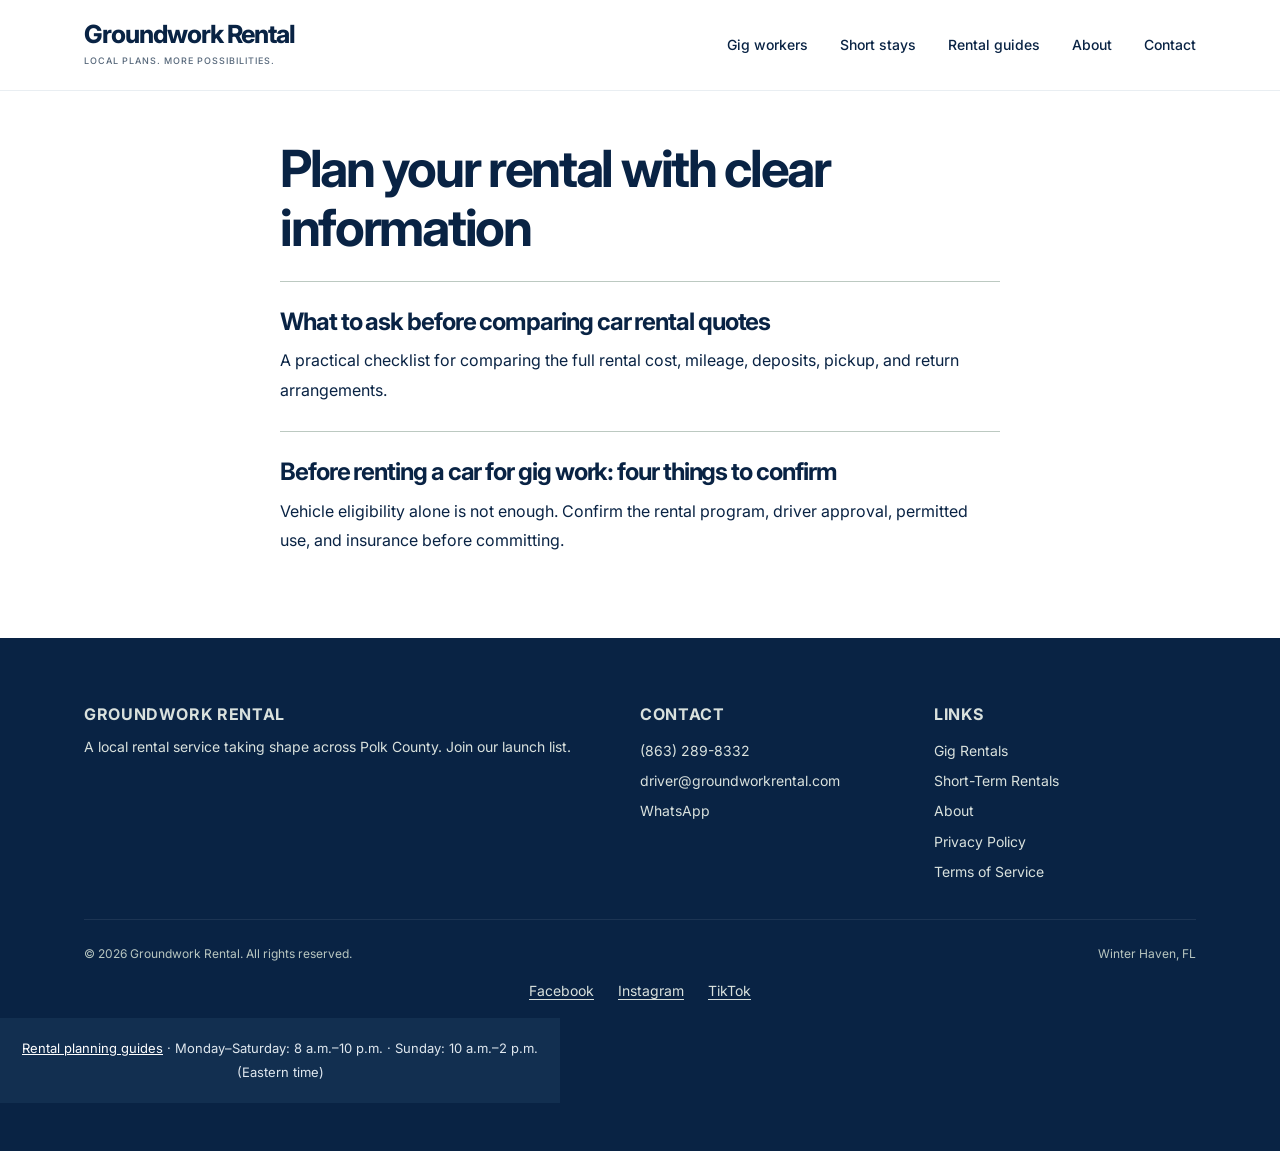
<file: rental-guides.html>
<!DOCTYPE html>
<html lang="en">
<head>
  <meta charset="UTF-8">
  <meta name="viewport" content="width=device-width, initial-scale=1.0">
  <title>Rental planning guides | Groundwork Rental</title>
  <meta name="description" content="Groundwork Rental is coming to Polk County. Join the launch list for work, short stays, and everyday travel across Lakeland, Winter Haven, Haines City, Auburndale, Lake Wales, and Polk County.">

  <meta property="og:title" content="Rental planning guides | Groundwork Rental">
  <meta property="og:description" content="Groundwork Rental is coming to Polk County. Join the launch list for work, short stays, and everyday travel across Lakeland, Winter Haven, Haines City, Auburndale, Lake Wales, and Polk County.">
  <meta property="og:image" content="https://groundworkrental.com/images/groundwork-1b-lockup.jpg">
  <meta property="og:url" content="https://groundworkrental.com/rental-guides.html">
  <meta property="og:type" content="website">

  <meta name="twitter:card" content="summary">
  <meta name="twitter:title" content="Rental planning guides | Groundwork Rental">
  <meta name="twitter:description" content="Groundwork Rental is coming to Polk County. Join the launch list for work, short stays, and everyday travel across Lakeland, Winter Haven, Haines City, Auburndale, Lake Wales, and Polk County.">

  <link rel="preconnect" href="https://fonts.googleapis.com">
  <link rel="preconnect" href="https://fonts.gstatic.com" crossorigin>
  <link href="https://fonts.googleapis.com/css2?family=Space+Grotesk:wght@400;500;600;700&family=Inter:wght@400;500;600;700&display=swap" rel="stylesheet">

  <link rel="stylesheet" href="styles.css">
  <link rel="stylesheet" href="refresh.css">
  <link rel="canonical" href="https://groundworkrental.com/rental-guides.html">
  <link rel="icon" href="images/groundwork-1b-mark.png" type="image/png">

  <!-- GA4 — uncomment and replace TK-GA4-ID -->
  <!--
  <script async src="https://www.googletagmanager.com/gtag/js?id=TK-GA4-ID"></script>
  <script>
    window.dataLayer = window.dataLayer || [];
    function gtag(){dataLayer.push(arguments);}
    gtag('js', new Date());
    gtag('config', 'TK-GA4-ID');
  </script>
  -->
</head>
<body><header class="site-header"><div class="container"><a href="index.html" class="site-header__logo brand-name" aria-label="Groundwork Rental home">Groundwork Rental<span>Local plans. More possibilities.</span></a><button class="nav-toggle" aria-expanded="false" aria-controls="main-nav" aria-label="Toggle navigation"><span></span><span></span><span></span></button><nav class="site-nav" id="main-nav" aria-label="Main navigation"><a href="drivers.html">Gig workers</a><a href="stays.html">Short stays</a><a href="rental-guides.html">Rental guides</a><a href="about.html">About</a><a href="contact.html">Contact</a></nav></div></header><main id="main"><div class="reading"><h1>Plan your rental with clear information</h1><a class="guide-card" href="rental-quote-checklist.html"><h2>What to ask before comparing car rental quotes</h2><p>A practical checklist for comparing the full rental cost, mileage, deposits, pickup, and return arrangements.</p></a><a class="guide-card" href="gig-rental-platform-checks.html"><h2>Before renting a car for gig work: four things to confirm</h2><p>Vehicle eligibility alone is not enough. Confirm the rental program, driver approval, permitted use, and insurance before committing.</p></a></div></main><footer class="site-footer">
    <div class="container">
      <div class="footer-grid">
        <div class="footer-col">
          <p class="footer-col__title">Groundwork Rental</p>
          <p>A local rental service taking shape across Polk County. Join our launch list.</p>
        </div>
        <div class="footer-col">
          <p class="footer-col__title">Contact</p>
          <ul>
            <li><a href="tel:+18632898332">(863) 289-8332</a></li>
            <li><a href="mailto:driver@groundworkrental.com">driver@groundworkrental.com</a></li>
            <li><a href="https://wa.me/18632898332">WhatsApp</a></li>
          </ul>
        </div>
        <div class="footer-col">
          <p class="footer-col__title">Links</p>
          <ul>
            <li><a href="drivers.html">Gig Rentals</a></li>
            <li><a href="stays.html">Short-Term Rentals</a></li>
            <li><a href="about.html">About</a></li>
            <li><a href="privacy.html">Privacy Policy</a></li>
            <li><a href="terms.html">Terms of Service</a></li>
          </ul>
        </div>
      </div>
      <div class="footer-bottom">
        <span>&copy; <span data-year></span> Groundwork Rental. All rights reserved.</span>
        <span>Winter Haven, FL</span>
      </div>
    </div>
  <nav class="social-links" aria-label="Social media"><a href="https://www.facebook.com/profile.php?id=61594412152665">Facebook</a><a href="https://www.instagram.com/groundworkrentals/">Instagram</a><a href="https://www.tiktok.com/@groundworkrental">TikTok</a></nav>
  <p class="guide-footer"><a href="rental-guides.html">Rental planning guides</a> · Monday–Saturday: 8 a.m.–10 p.m. · Sunday: 10 a.m.–2 p.m. (Eastern time)</p></footer><script src="script.js"></script></body></html>
</file>
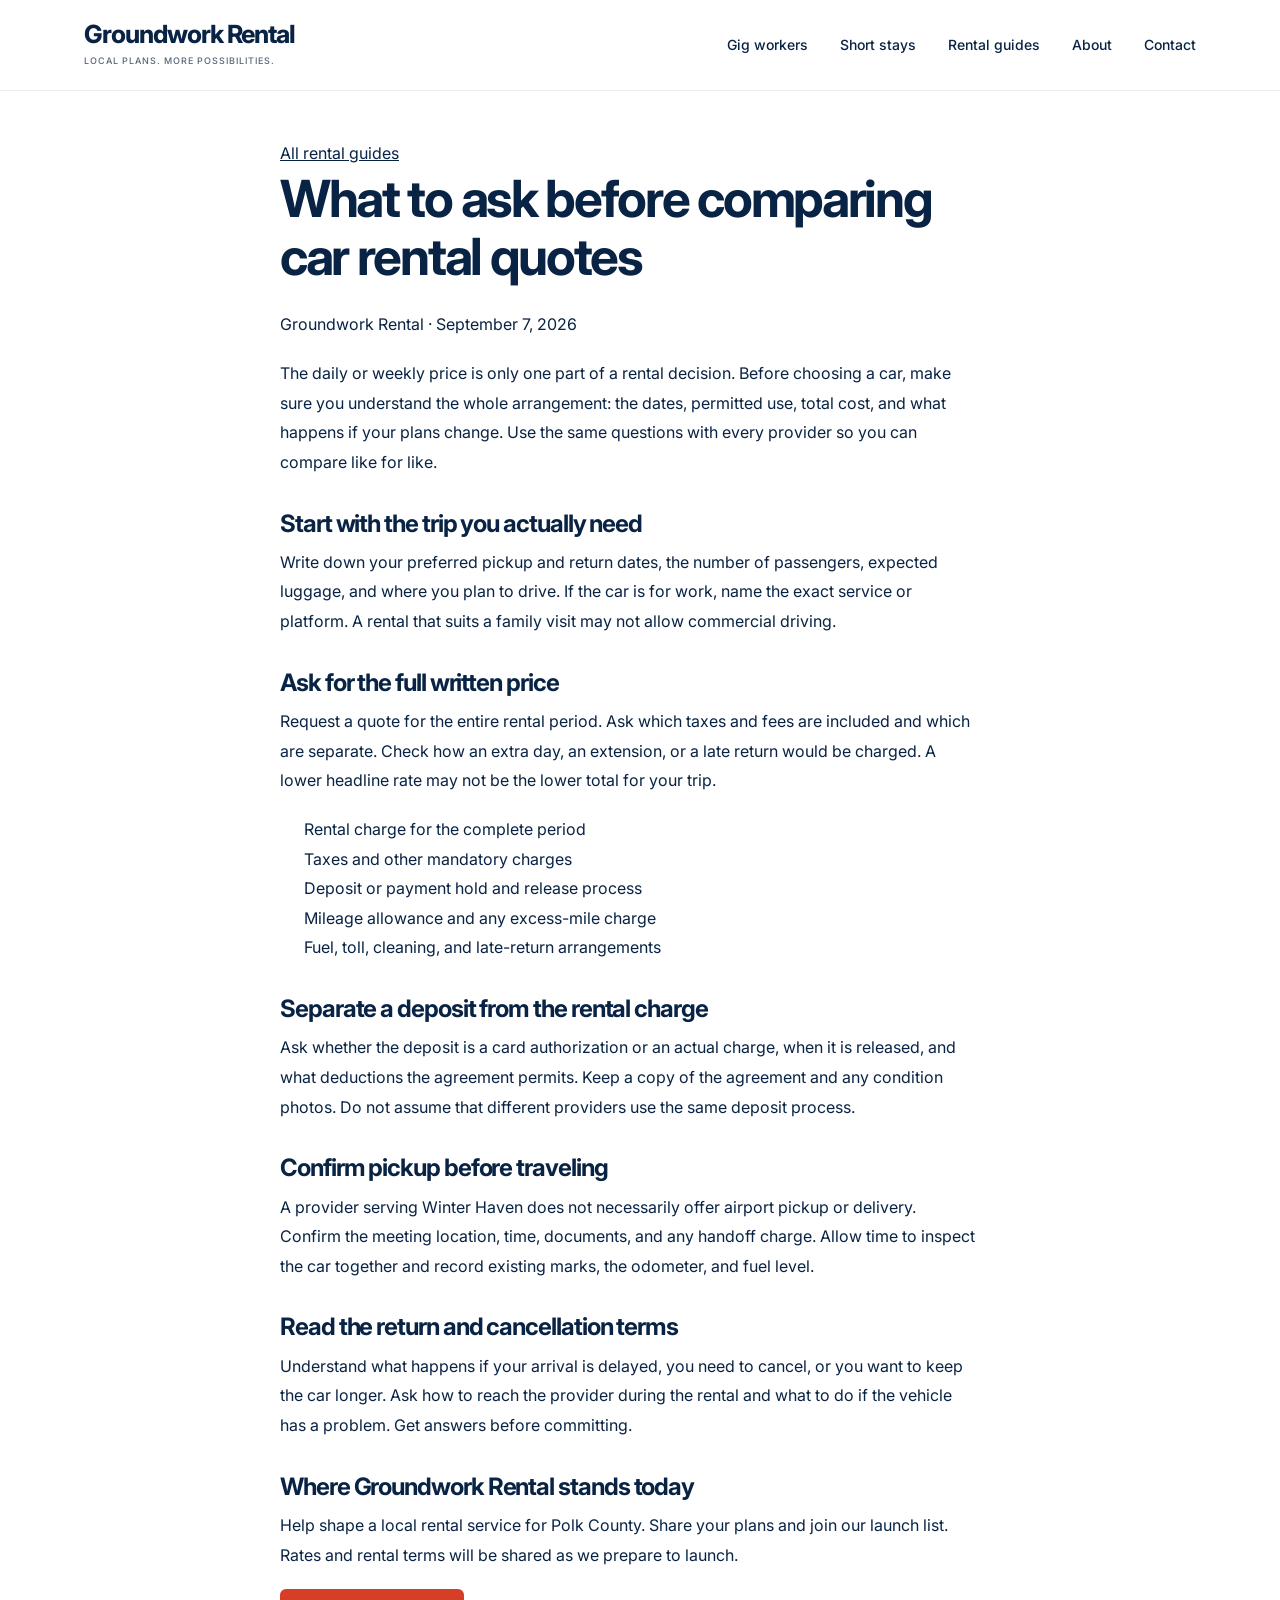
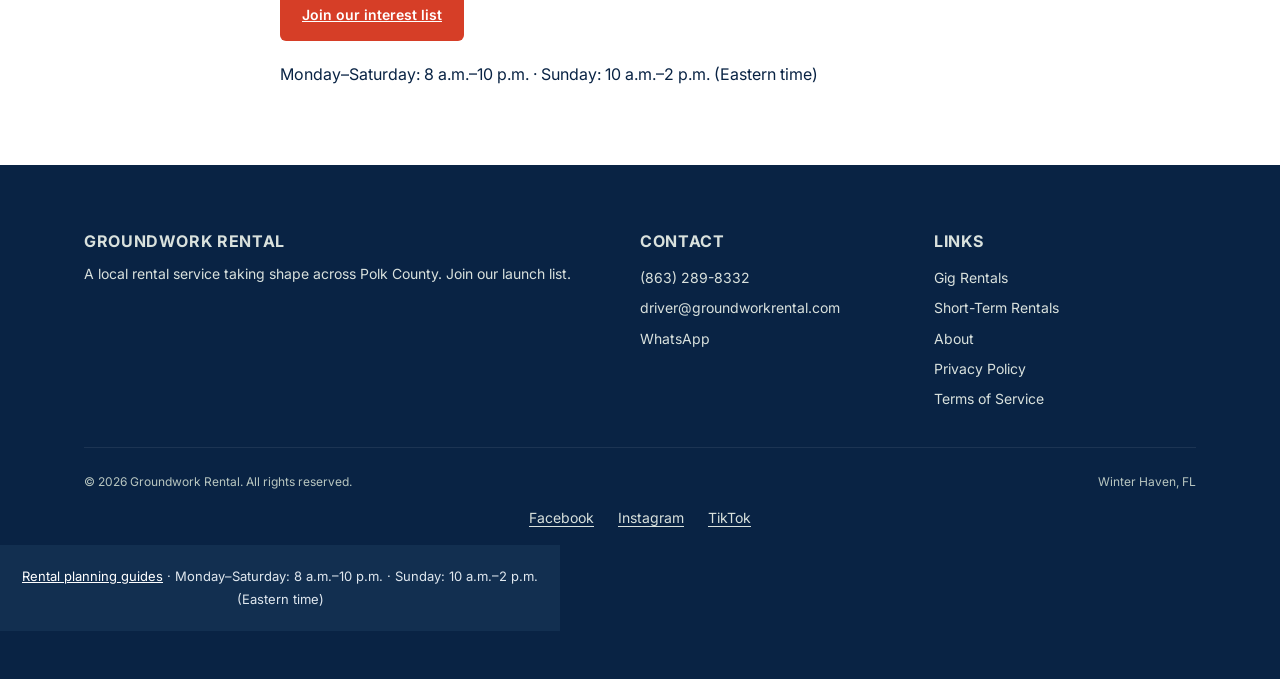
<file: rental-quote-checklist.html>
<!DOCTYPE html>
<html lang="en">
<head>
  <meta charset="UTF-8">
  <meta name="viewport" content="width=device-width, initial-scale=1.0">
  <title>What to ask before comparing car rental quotes | Groundwork Rental</title>
  <meta name="description" content="A practical checklist for comparing the full rental cost, mileage, deposits, pickup, and return arrangements.">

  <meta property="og:title" content="What to ask before comparing car rental quotes">
  <meta property="og:description" content="A practical checklist for comparing the full rental cost, mileage, deposits, pickup, and return arrangements.">
  <meta property="og:image" content="https://groundworkrental.com/images/groundwork-1b-lockup.jpg">
  <meta property="og:url" content="https://groundworkrental.com/rental-quote-checklist.html">
  <meta property="og:type" content="website">

  <meta name="twitter:card" content="summary">
  <meta name="twitter:title" content="What to ask before comparing car rental quotes">
  <meta name="twitter:description" content="A practical checklist for comparing the full rental cost, mileage, deposits, pickup, and return arrangements.">

  <link rel="preconnect" href="https://fonts.googleapis.com">
  <link rel="preconnect" href="https://fonts.gstatic.com" crossorigin>
  <link href="https://fonts.googleapis.com/css2?family=Space+Grotesk:wght@400;500;600;700&family=Inter:wght@400;500;600;700&display=swap" rel="stylesheet">

  <link rel="stylesheet" href="styles.css">
  <link rel="stylesheet" href="refresh.css">
  <link rel="canonical" href="https://groundworkrental.com/rental-quote-checklist.html">
  <link rel="icon" href="images/groundwork-1b-mark.png" type="image/png">

  <!-- GA4 — uncomment and replace TK-GA4-ID -->
  <!--
  <script async src="https://www.googletagmanager.com/gtag/js?id=TK-GA4-ID"></script>
  <script>
    window.dataLayer = window.dataLayer || [];
    function gtag(){dataLayer.push(arguments);}
    gtag('js', new Date());
    gtag('config', 'TK-GA4-ID');
  </script>
  -->
</head>
<body><header class="site-header"><div class="container"><a href="index.html" class="site-header__logo brand-name" aria-label="Groundwork Rental home">Groundwork Rental<span>Local plans. More possibilities.</span></a><button class="nav-toggle" aria-expanded="false" aria-controls="main-nav" aria-label="Toggle navigation"><span></span><span></span><span></span></button><nav class="site-nav" id="main-nav" aria-label="Main navigation"><a href="drivers.html">Gig workers</a><a href="stays.html">Short stays</a><a href="rental-guides.html">Rental guides</a><a href="about.html">About</a><a href="contact.html">Contact</a></nav></div></header><main id="main"><article class="reading"><a href="rental-guides.html">All rental guides</a><h1>What to ask before comparing car rental quotes</h1><p>Groundwork Rental · September 7, 2026</p><p>The daily or weekly price is only one part of a rental decision. Before choosing a car, make sure you understand the whole arrangement: the dates, permitted use, total cost, and what happens if your plans change. Use the same questions with every provider so you can compare like for like.</p>
<h2>Start with the trip you actually need</h2><p>Write down your preferred pickup and return dates, the number of passengers, expected luggage, and where you plan to drive. If the car is for work, name the exact service or platform. A rental that suits a family visit may not allow commercial driving.</p>
<h2>Ask for the full written price</h2><p>Request a quote for the entire rental period. Ask which taxes and fees are included and which are separate. Check how an extra day, an extension, or a late return would be charged. A lower headline rate may not be the lower total for your trip.</p><ul><li>Rental charge for the complete period</li><li>Taxes and other mandatory charges</li><li>Deposit or payment hold and release process</li><li>Mileage allowance and any excess-mile charge</li><li>Fuel, toll, cleaning, and late-return arrangements</li></ul>
<h2>Separate a deposit from the rental charge</h2><p>Ask whether the deposit is a card authorization or an actual charge, when it is released, and what deductions the agreement permits. Keep a copy of the agreement and any condition photos. Do not assume that different providers use the same deposit process.</p>
<h2>Confirm pickup before traveling</h2><p>A provider serving Winter Haven does not necessarily offer airport pickup or delivery. Confirm the meeting location, time, documents, and any handoff charge. Allow time to inspect the car together and record existing marks, the odometer, and fuel level.</p>
<h2>Read the return and cancellation terms</h2><p>Understand what happens if your arrival is delayed, you need to cancel, or you want to keep the car longer. Ask how to reach the provider during the rental and what to do if the vehicle has a problem. Get answers before committing.</p>
<h2>Where Groundwork Rental stands today</h2><p>Help shape a local rental service for Polk County. Share your plans and join our launch list. Rates and rental terms will be shared as we prepare to launch.</p><p><a class="btn btn--driver" href="contact.html">Join our interest list</a></p><p>Monday–Saturday: 8 a.m.–10 p.m. · Sunday: 10 a.m.–2 p.m. (Eastern time)</p></article></main><footer class="site-footer">
    <div class="container">
      <div class="footer-grid">
        <div class="footer-col">
          <p class="footer-col__title">Groundwork Rental</p>
          <p>A local rental service taking shape across Polk County. Join our launch list.</p>
        </div>
        <div class="footer-col">
          <p class="footer-col__title">Contact</p>
          <ul>
            <li><a href="tel:+18632898332">(863) 289-8332</a></li>
            <li><a href="mailto:driver@groundworkrental.com">driver@groundworkrental.com</a></li>
            <li><a href="https://wa.me/18632898332">WhatsApp</a></li>
          </ul>
        </div>
        <div class="footer-col">
          <p class="footer-col__title">Links</p>
          <ul>
            <li><a href="drivers.html">Gig Rentals</a></li>
            <li><a href="stays.html">Short-Term Rentals</a></li>
            <li><a href="about.html">About</a></li>
            <li><a href="privacy.html">Privacy Policy</a></li>
            <li><a href="terms.html">Terms of Service</a></li>
          </ul>
        </div>
      </div>
      <div class="footer-bottom">
        <span>&copy; <span data-year></span> Groundwork Rental. All rights reserved.</span>
        <span>Winter Haven, FL</span>
      </div>
    </div>
  <nav class="social-links" aria-label="Social media"><a href="https://www.facebook.com/profile.php?id=61594412152665">Facebook</a><a href="https://www.instagram.com/groundworkrentals/">Instagram</a><a href="https://www.tiktok.com/@groundworkrental">TikTok</a></nav>
  <p class="guide-footer"><a href="rental-guides.html">Rental planning guides</a> · Monday–Saturday: 8 a.m.–10 p.m. · Sunday: 10 a.m.–2 p.m. (Eastern time)</p></footer><script src="script.js"></script></body></html>
</file>
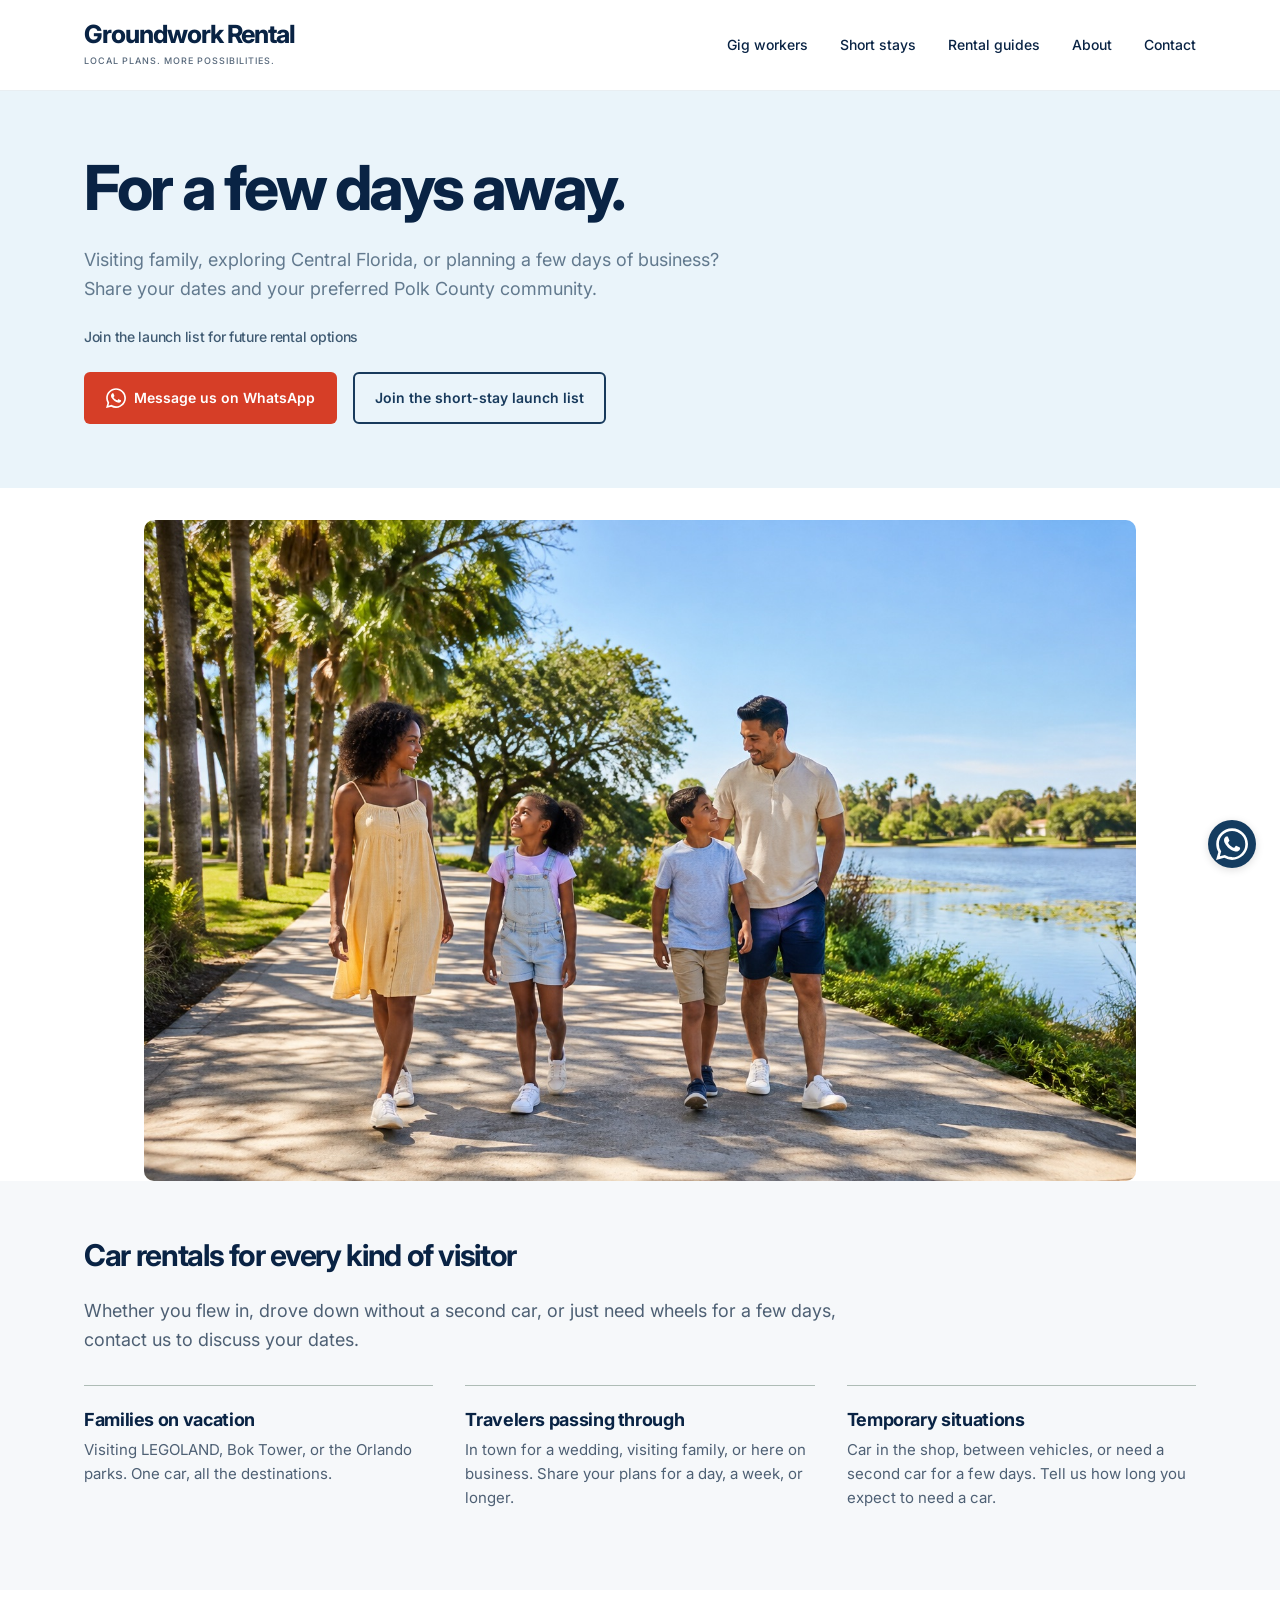
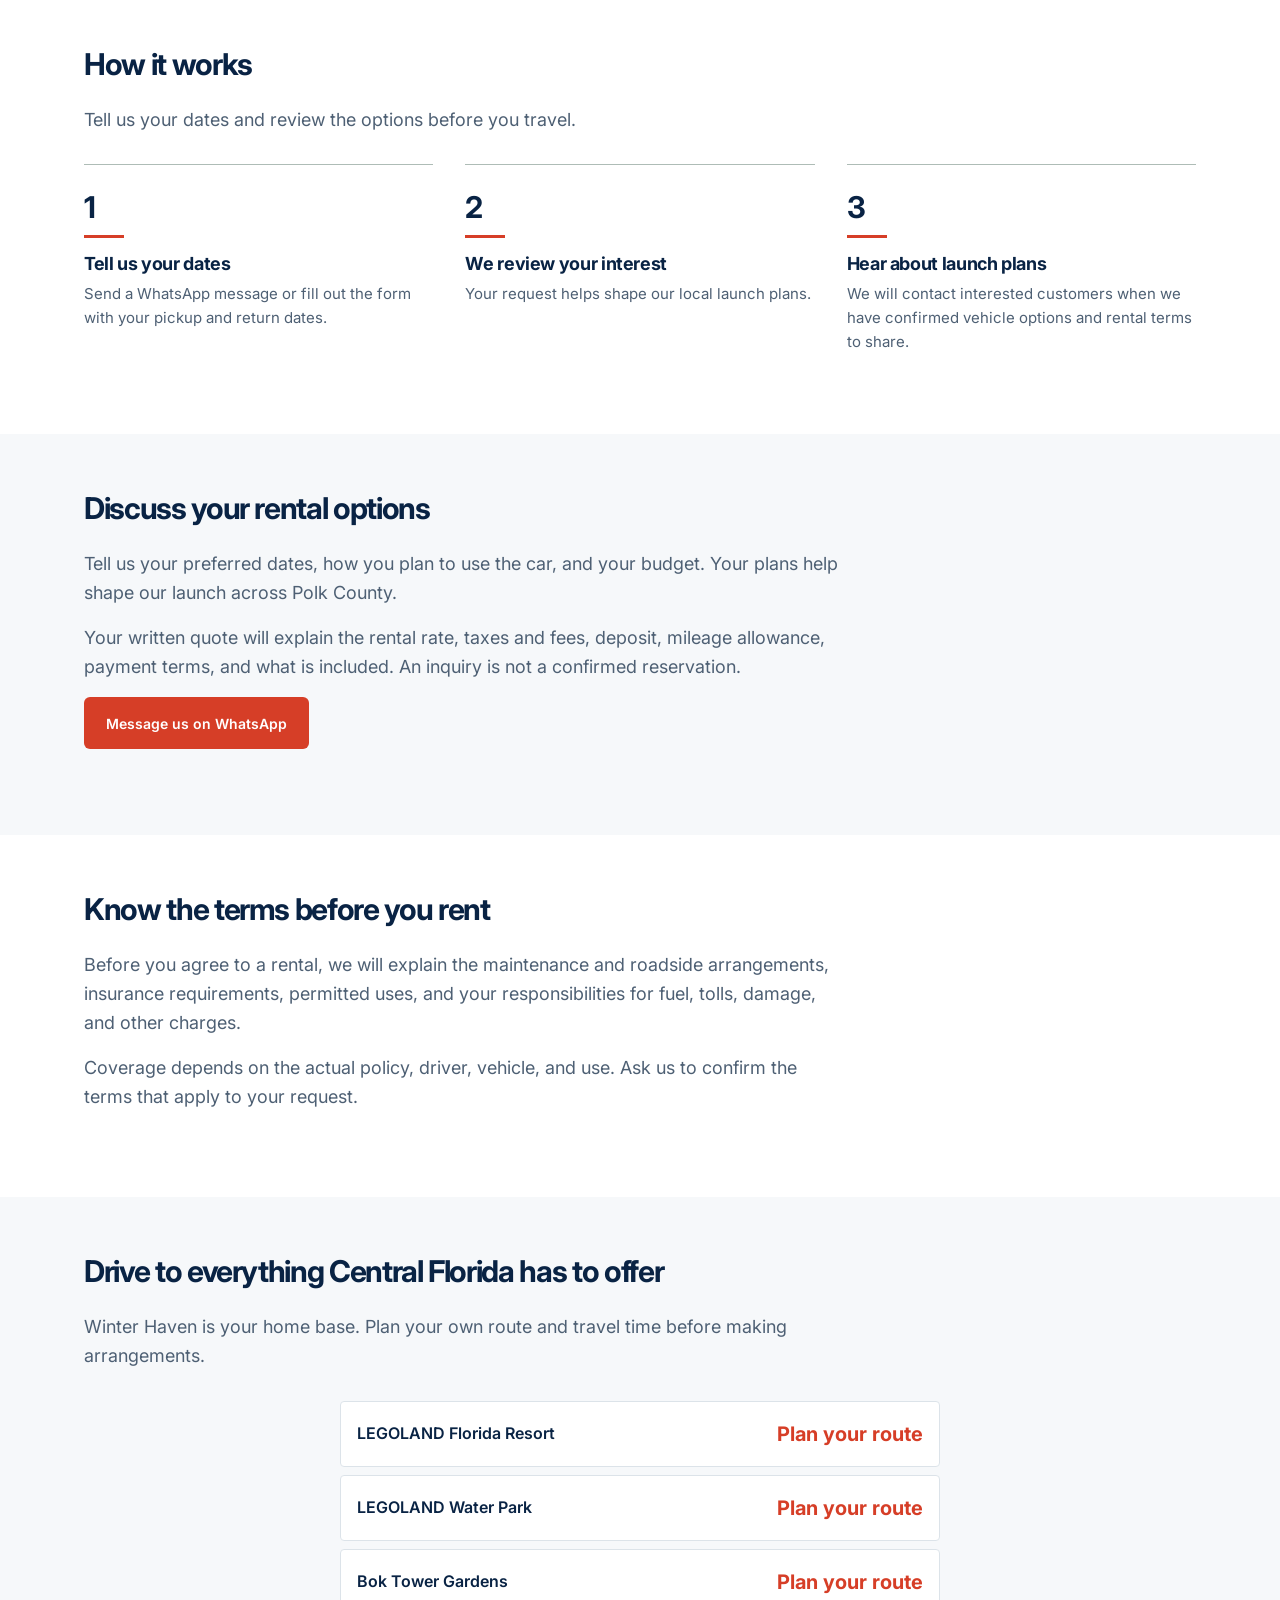
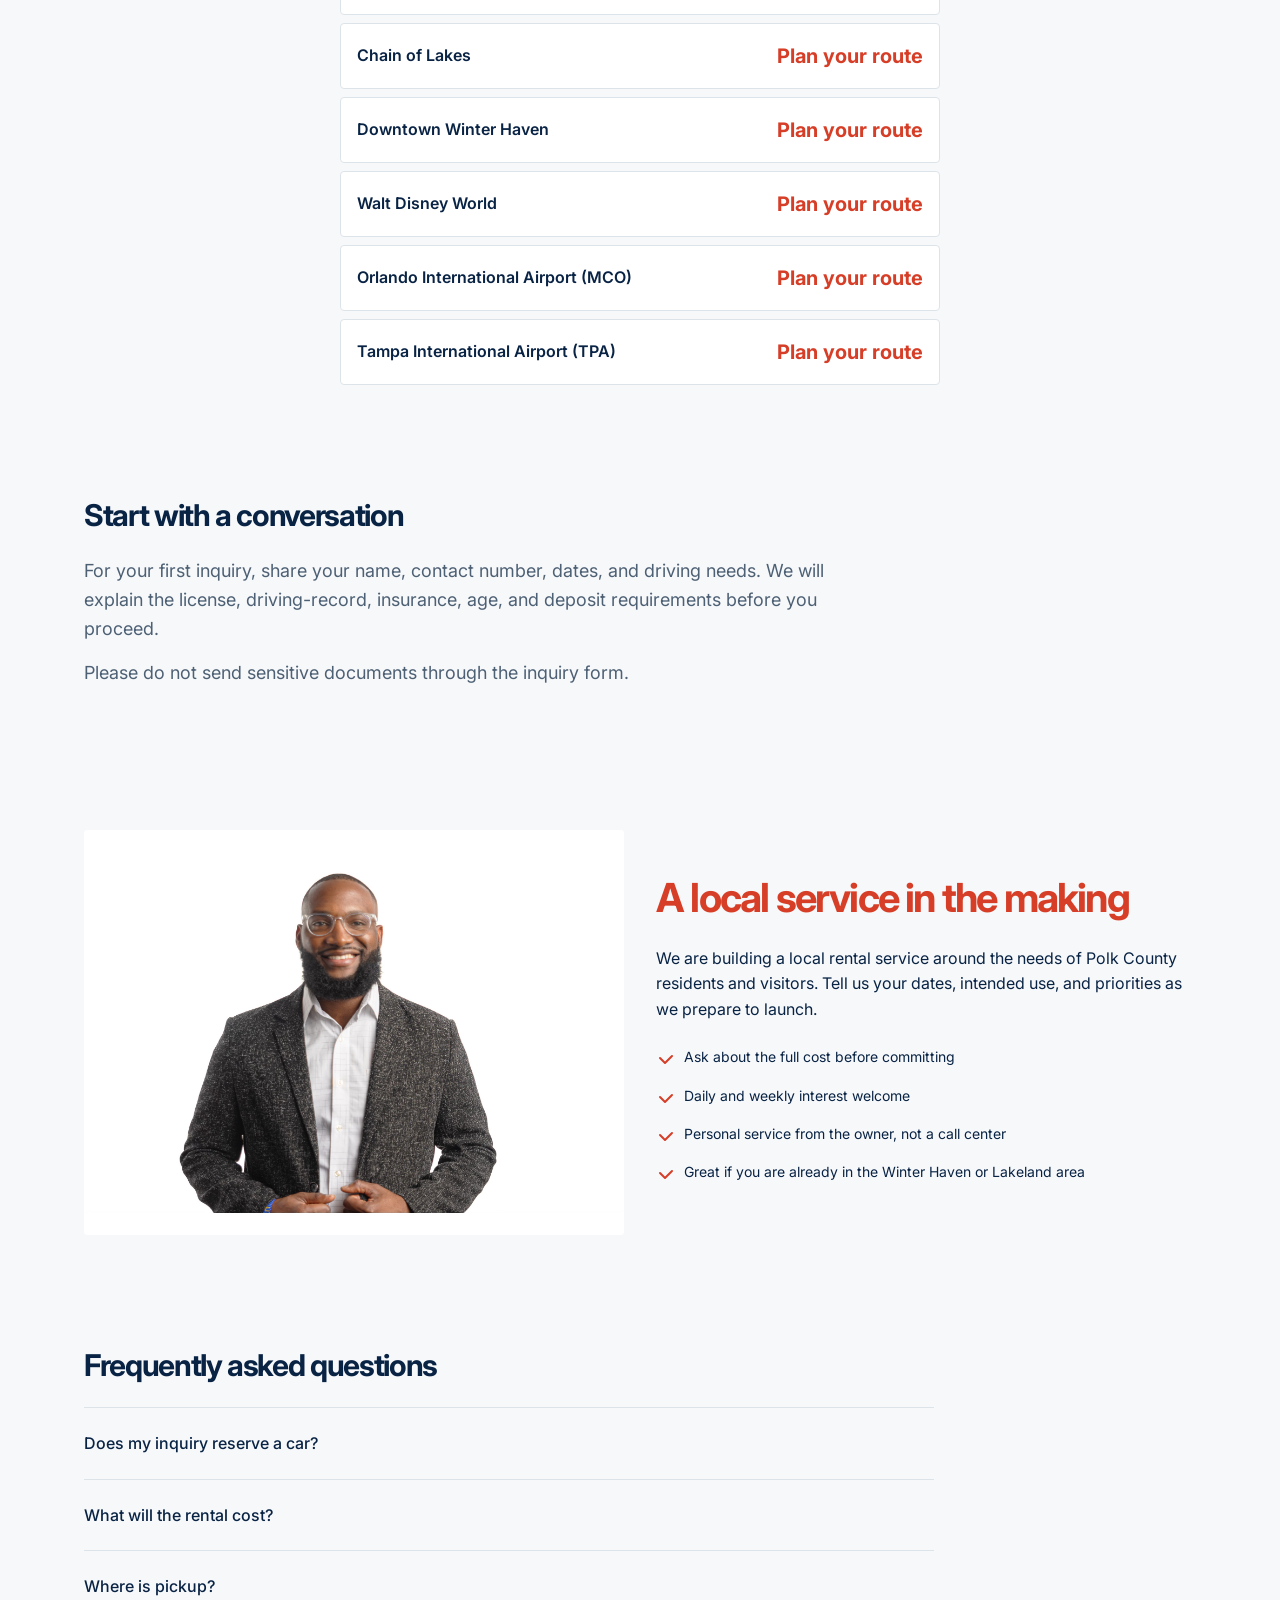
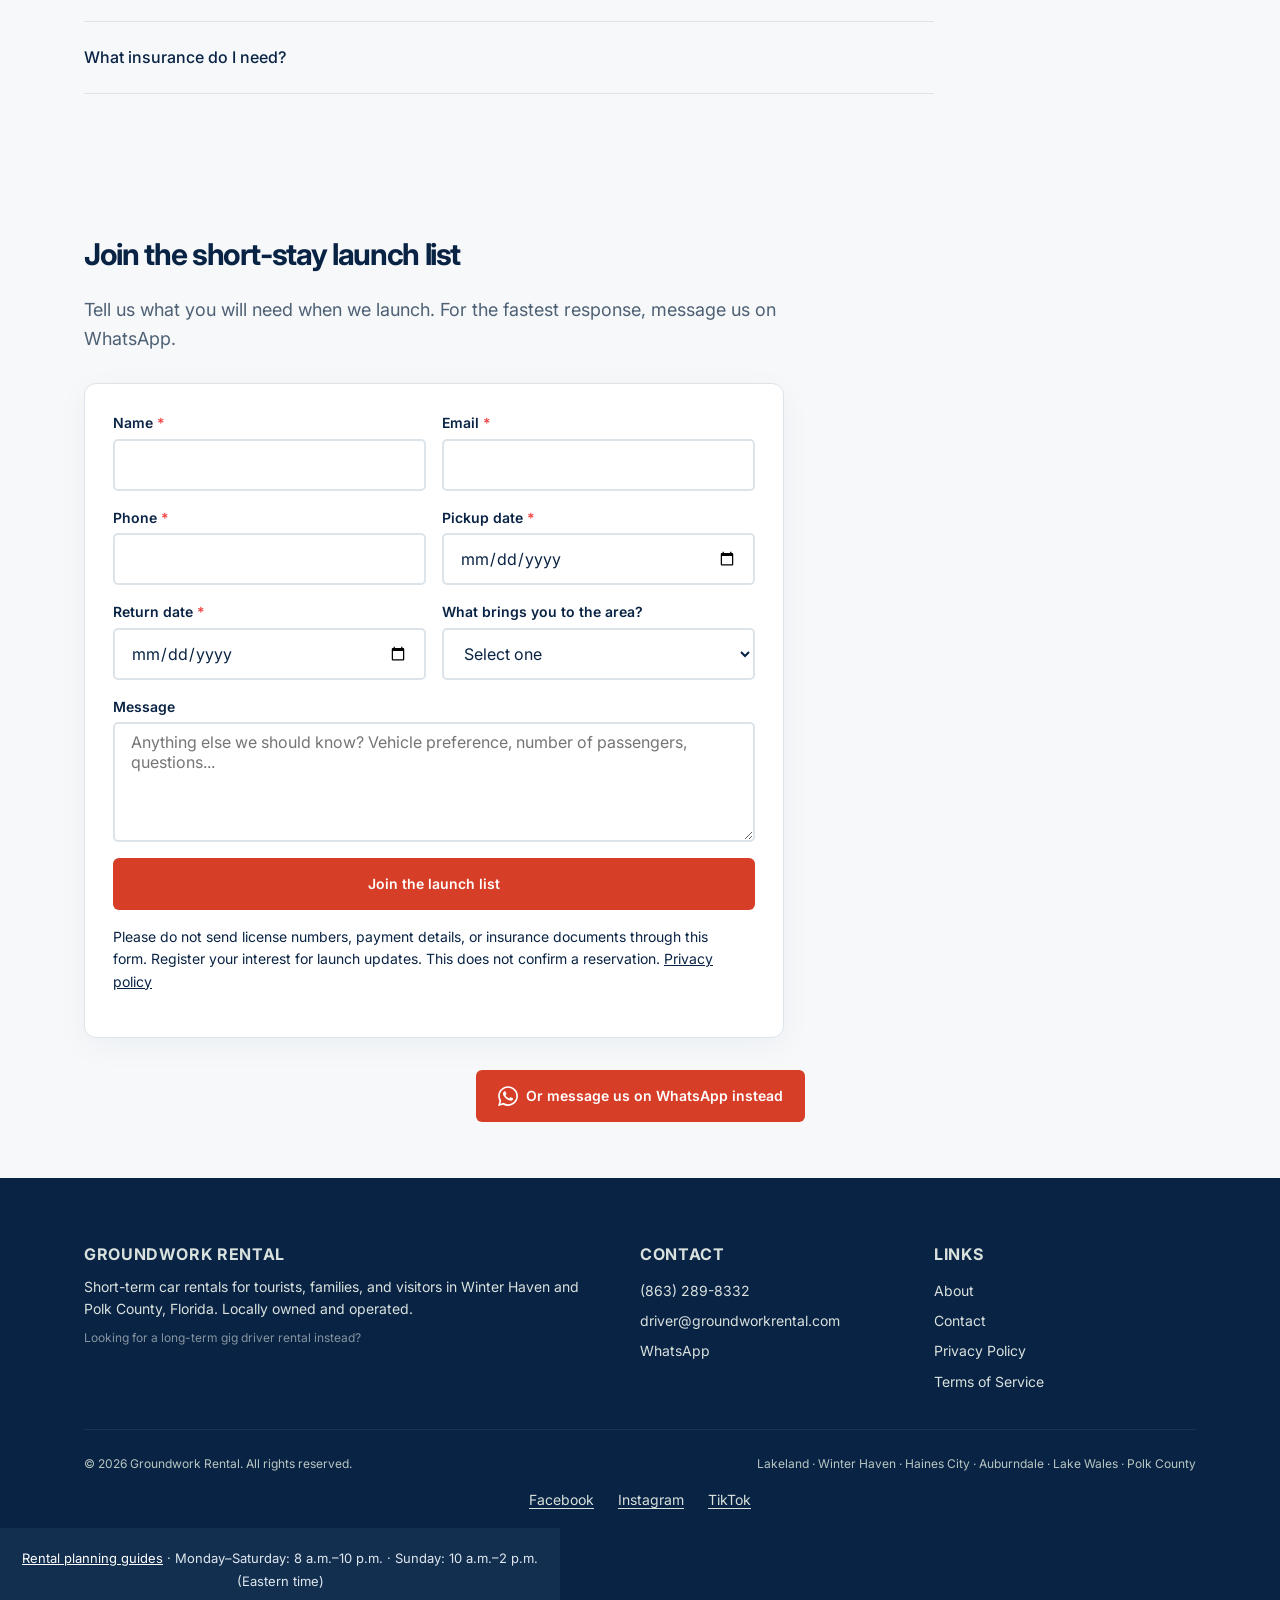
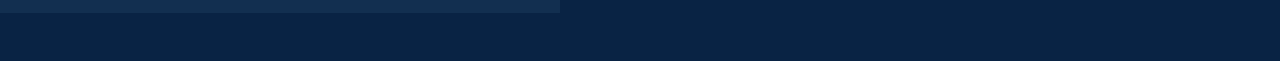
<file: stays.html>
<!DOCTYPE html>
<html lang="en">
<head>
  <meta charset="UTF-8">
  <meta name="viewport" content="width=device-width, initial-scale=1.0">
  <title>Short Stays &amp; Family Visits in Polk County, FL | Groundwork Rental</title>
  <meta name="description" content="Groundwork Rental is coming to Polk County. Join the launch list for work, short stays, and everyday travel across Lakeland, Winter Haven, Haines City, Auburndale, Lake Wales, and Polk County.">

  <!-- Open Graph -->
  <meta property="og:title" content="Short-Term Car Rentals for Visitors | Groundwork Rental">
  <meta property="og:description" content="Groundwork Rental is coming to Polk County. Join the launch list for work, short stays, and everyday travel across Lakeland, Winter Haven, Haines City, Auburndale, Lake Wales, and Polk County.">
  <meta property="og:image" content="https://groundworkrental.com/images/groundwork-1b-lockup.jpg">
  <meta property="og:url" content="https://groundworkrental.com/stays.html">
  <meta property="og:type" content="website">

  <!-- Twitter Card -->
  <meta name="twitter:card" content="summary_large_image">
  <meta name="twitter:title" content="Short-Term Car Rentals for Visitors | Groundwork Rental">
  <meta name="twitter:description" content="Groundwork Rental is coming to Polk County. Join the launch list for work, short stays, and everyday travel across Lakeland, Winter Haven, Haines City, Auburndale, Lake Wales, and Polk County.">
  <meta name="twitter:image" content="https://groundworkrental.com/images/groundwork-1b-lockup.jpg">

  <!-- Google Fonts -->
  <link rel="preconnect" href="https://fonts.googleapis.com">
  <link rel="preconnect" href="https://fonts.gstatic.com" crossorigin>
  <link href="https://fonts.googleapis.com/css2?family=Space+Grotesk:wght@400;500;600;700&family=Inter:wght@400;500;600;700&display=swap" rel="stylesheet">

  <link rel="stylesheet" href="styles.css">
  <link rel="stylesheet" href="refresh.css">
  <link rel="canonical" href="https://groundworkrental.com/stays.html">
  <link rel="icon" href="images/groundwork-1b-mark.png" type="image/png">

  <!-- GA4 — uncomment and replace TK-GA4-ID -->
  <!--
  <script async src="https://www.googletagmanager.com/gtag/js?id=TK-GA4-ID"></script>
  <script>
    window.dataLayer = window.dataLayer || [];
    function gtag(){dataLayer.push(arguments);}
    gtag('js', new Date());
    gtag('config', 'TK-GA4-ID');
  </script>
  -->

  <!-- JSON-LD: AutoRental -->
  <script type="application/ld+json">
{
  "@context": "https://schema.org",
  "@type": "AutoRental",
  "name": "Groundwork Rental \u2014 Short-Term Rentals",
  "description": "Groundwork Rental is coming to Polk County. Join the launch list for work, short stays, and everyday travel across Lakeland, Winter Haven, Haines City, Auburndale, Lake Wales, and Polk County.",
  "url": "https://groundworkrental.com/stays.html",
  "telephone": "+18632898332",
  "email": "driver@groundworkrental.com",
  "address": {
    "@type": "PostalAddress",
    "addressLocality": "Winter Haven",
    "addressRegion": "FL",
    "addressCountry": "US"
  },
  "areaServed": [
    "Winter Haven",
    "Lakeland",
    "Polk County",
    "Central Florida"
  ]
}
  </script>

  <!-- JSON-LD: FAQPage -->

</head>
<body>
  <a href="#main" class="skip-link">Skip to main content</a>

  <!-- Header — Short-Term Section -->
  <header class="site-header"><div class="container"><a href="index.html" class="site-header__logo brand-name" aria-label="Groundwork Rental home">Groundwork Rental<span>Local plans. More possibilities.</span></a><button class="nav-toggle" aria-expanded="false" aria-controls="main-nav" aria-label="Toggle navigation"><span></span><span></span><span></span></button><nav class="site-nav" id="main-nav" aria-label="Main navigation"><a href="drivers.html">Gig workers</a><a href="stays.html">Short stays</a><a href="rental-guides.html">Rental guides</a><a href="about.html">About</a><a href="contact.html">Contact</a></nav></div></header>

  <main id="main">


    <!-- ========== HERO ========== -->
    <section class="hero hero--stays">
      <div class="container hero__content">
        <h1>For a few days away.</h1>
        <p class="hero__sub">Visiting family, exploring Central Florida, or planning a few days of business? Share your dates and your preferred Polk County community.</p>
        <p class="hero__price">Join the launch list for future rental options</p>
        <div class="hero__actions">
          <a href="https://wa.me/18632898332?text=Hi%2C%20I%27m%20visiting%20Winter%20Haven%20and%20need%20to%20rent%20a%20car.%20My%20dates%20are%20" class="btn btn--whatsapp" aria-label="Message us on WhatsApp about short-term car rental">
            <svg viewBox="0 0 24 24" fill="currentColor" aria-hidden="true"><path d="M17.472 14.382c-.297-.149-1.758-.867-2.03-.967-.273-.099-.471-.148-.67.15-.197.297-.767.966-.94 1.164-.173.199-.347.223-.644.075-.297-.15-1.255-.463-2.39-1.475-.883-.788-1.48-1.761-1.653-2.059-.173-.297-.018-.458.13-.606.134-.133.298-.347.446-.52.149-.174.198-.298.298-.497.099-.198.05-.371-.025-.52-.075-.149-.669-1.612-.916-2.207-.242-.579-.487-.5-.669-.51-.173-.008-.371-.01-.57-.01-.198 0-.52.074-.792.372-.272.297-1.04 1.016-1.04 2.479 0 1.462 1.065 2.875 1.213 3.074.149.198 2.096 3.2 5.077 4.487.709.306 1.262.489 1.694.625.712.227 1.36.195 1.871.118.571-.085 1.758-.719 2.006-1.413.248-.694.248-1.289.173-1.413-.074-.124-.272-.198-.57-.347zM12.05 21.785h-.01a9.89 9.89 0 01-5.042-1.382l-.36-.214-3.742.982.999-3.648-.235-.374A9.86 9.86 0 012.16 12.04C2.16 6.58 6.58 2.16 12.04 2.16c2.655 0 5.148 1.035 7.021 2.91a9.875 9.875 0 012.909 7.024c-.002 5.46-4.422 9.882-9.88 9.882l-.04.01zM12.05.16C5.495.16.16 5.494.16 12.05c0 2.104.549 4.16 1.595 5.977L.057 24.003l6.14-1.61a11.85 11.85 0 005.843 1.533h.01C18.6 23.926 24 18.525 24 12.05 24 5.494 18.6.16 12.05.16z"/></svg>
            Message us on WhatsApp
          </a>
          <a href="#booking-form" class="btn btn--outline" >Join the short-stay launch list</a>
        </div>
      </div>
    </section>

    <div class="container stay-photo"><img src="images/family-lifestyle.jpg" alt="A multicultural family enjoying a sunny park; illustrative image" width="1536" height="1024"></div><!-- ========== WHO THIS IS FOR ========== -->
    <section class="section section--alt">
      <div class="container">
        <div class="section__header">
          <h2>Car rentals for every kind of visitor</h2>
          <p>Whether you flew in, drove down without a second car, or just need wheels for a few days, contact us to discuss your dates.</p>
        </div>

        <div class="steps">
          <div class="step">
            <svg class="step__icon" viewBox="0 0 56 56" fill="none" stroke="currentColor" stroke-width="2" stroke-linecap="round" stroke-linejoin="round" aria-hidden="true" style="color:var(--color-stays)">
              <circle cx="28" cy="20" r="8"/>
              <path d="M14 44c0-7.732 6.268-14 14-14s14 6.268 14 14"/>
              <circle cx="42" cy="14" r="5"/>
              <path d="M37 32c3-2 5-2 8 0"/>
              <circle cx="14" cy="14" r="5"/>
              <path d="M9 32c3-2 5-2 8 0"/>
            </svg>
            <h3 class="step__title">Families on vacation</h3>
            <p class="step__desc">Visiting LEGOLAND, Bok Tower, or the Orlando parks. One car, all the destinations.</p>
          </div>
          <div class="step">
            <svg class="step__icon" viewBox="0 0 56 56" fill="none" stroke="currentColor" stroke-width="2" stroke-linecap="round" stroke-linejoin="round" aria-hidden="true" style="color:var(--color-stays)">
              <path d="M8 44l12-32h16l12 32"/>
              <path d="M16 20h24"/>
              <circle cx="28" cy="36" r="4"/>
              <path d="M4 44h48"/>
            </svg>
            <h3 class="step__title">Travelers passing through</h3>
            <p class="step__desc">In town for a wedding, visiting family, or here on business. Share your plans for a day, a week, or longer.</p>
          </div>
          <div class="step">
            <svg class="step__icon" viewBox="0 0 56 56" fill="none" stroke="currentColor" stroke-width="2" stroke-linecap="round" stroke-linejoin="round" aria-hidden="true" style="color:var(--color-stays)">
              <rect x="8" y="8" width="40" height="40" rx="4"/>
              <line x1="8" y1="18" x2="48" y2="18"/>
              <line x1="18" y1="8" x2="18" y2="18"/>
              <line x1="38" y1="8" x2="38" y2="18"/>
              <circle cx="22" cy="30" r="2"/>
              <circle cx="34" cy="30" r="2"/>
              <circle cx="22" cy="40" r="2"/>
            </svg>
            <h3 class="step__title">Temporary situations</h3>
            <p class="step__desc">Car in the shop, between vehicles, or need a second car for a few days. Tell us how long you expect to need a car.</p>
          </div>
        </div>
      </div>
    </section>

    <!-- ========== HOW IT WORKS ========== -->
    <section id="how-it-works" class="section">
      <div class="container">
        <div class="section__header">
          <h2>How it works</h2>
          <p>Tell us your dates and review the options before you travel.</p>
        </div>
        <div class="steps">
          <div class="step">
            <svg class="step__icon" viewBox="0 0 56 56" fill="none" stroke="currentColor" stroke-width="2" stroke-linecap="round" stroke-linejoin="round" aria-hidden="true" style="color:var(--color-stays)">
              <rect x="8" y="4" width="40" height="48" rx="4"/>
              <line x1="18" y1="16" x2="38" y2="16"/>
              <line x1="18" y1="24" x2="34" y2="24"/>
              <line x1="18" y1="32" x2="30" y2="32"/>
              <circle cx="38" cy="40" r="8"/>
              <path d="M35 40l2 2 4-4"/>
            </svg>
            <span class="step__number">1</span>
            <h3 class="step__title">Tell us your dates</h3>
            <p class="step__desc">Send a WhatsApp message or fill out the form with your pickup and return dates.</p>
          </div>
          <div class="step">
            <svg class="step__icon" viewBox="0 0 56 56" fill="none" stroke="currentColor" stroke-width="2" stroke-linecap="round" stroke-linejoin="round" aria-hidden="true" style="color:var(--color-stays)">
              <circle cx="28" cy="28" r="20"/>
              <path d="M20 28l5 5 11-11"/>
            </svg>
            <span class="step__number">2</span>
            <h3 class="step__title">We review your interest</h3>
            <p class="step__desc">Your request helps shape our local launch plans.</p>
          </div>
          <div class="step">
            <svg class="step__icon" viewBox="0 0 56 56" fill="none" stroke="currentColor" stroke-width="2" stroke-linecap="round" stroke-linejoin="round" aria-hidden="true" style="color:var(--color-stays)">
              <rect x="4" y="20" width="48" height="22" rx="4"/>
              <path d="M12 20l4-10h24l4 10"/>
              <circle cx="14" cy="42" r="5"/>
              <circle cx="42" cy="42" r="5"/>
              <path d="M30 10v-4l6 2-6 2z"/>
            </svg>
            <span class="step__number">3</span>
            <h3 class="step__title">Hear about launch plans</h3>
            <p class="step__desc">We will contact interested customers when we have confirmed vehicle options and rental terms to share.</p>
          </div>
        </div>
      </div>
    </section>

    <!-- ========== VEHICLES & PRICING ========== -->
    <section id="vehicles" class="section section--alt"><div class="container"><div class="section__header"><h2>Discuss your rental options</h2><p>Tell us your preferred dates, how you plan to use the car, and your budget. Your plans help shape our launch across Polk County.</p><p>Your written quote will explain the rental rate, taxes and fees, deposit, mileage allowance, payment terms, and what is included. An inquiry is not a confirmed reservation.</p><a class="btn btn--whatsapp" href="https://wa.me/18632898332?text=Hi%2C%20I%20would%20like%20to%20discuss%20a%20rental.">Message us on WhatsApp</a></div></div></section>

    <!-- ========== WHAT'S INCLUDED / NOT INCLUDED ========== -->
    <section class="section"><div class="container"><div class="section__header"><h2>Know the terms before you rent</h2><p>Before you agree to a rental, we will explain the maintenance and roadside arrangements, insurance requirements, permitted uses, and your responsibilities for fuel, tolls, damage, and other charges.</p><p>Coverage depends on the actual policy, driver, vehicle, and use. Ask us to confirm the terms that apply to your request.</p></div></div></section>

    <!-- ========== EXPLORE THE AREA ========== -->
    <section class="section section--alt">
      <div class="container">
        <div class="section__header">
          <h2>Drive to everything Central Florida has to offer</h2>
          <p>Winter Haven is your home base. Plan your own route and travel time before making arrangements.</p>
        </div>

        <div class="distances-list">
          <div class="distance-item">
            <span class="distance-item__name">LEGOLAND Florida Resort</span>
            <span class="distance-item__time">Plan your route</span>
          </div>
          <div class="distance-item">
            <span class="distance-item__name">LEGOLAND Water Park</span>
            <span class="distance-item__time">Plan your route</span>
          </div>
          <div class="distance-item">
            <span class="distance-item__name">Bok Tower Gardens</span>
            <span class="distance-item__time">Plan your route</span>
          </div>
          <div class="distance-item">
            <span class="distance-item__name">Chain of Lakes</span>
            <span class="distance-item__time">Plan your route</span>
          </div>
          <div class="distance-item">
            <span class="distance-item__name">Downtown Winter Haven</span>
            <span class="distance-item__time">Plan your route</span>
          </div>
          <div class="distance-item">
            <span class="distance-item__name">Walt Disney World</span>
            <span class="distance-item__time">Plan your route</span>
          </div>
          <div class="distance-item">
            <span class="distance-item__name">Orlando International Airport (MCO)</span>
            <span class="distance-item__time">Plan your route</span>
          </div>
          <div class="distance-item">
            <span class="distance-item__name">Tampa International Airport (TPA)</span>
            <span class="distance-item__time">Plan your route</span>
          </div>
        </div>
      </div>
    </section>

    <!-- ========== REQUIREMENTS ========== -->
    <section class="section section--alt"><div class="container"><div class="section__header"><h2>Start with a conversation</h2><p>For your first inquiry, share your name, contact number, dates, and driving needs. We will explain the license, driving-record, insurance, age, and deposit requirements before you proceed.</p><p>Please do not send sensitive documents through the inquiry form.</p></div></div></section>

    <!-- ========== WHY RENT LOCAL ========== -->
    <section class="section section--alt">
      <div class="container">
        <div class="why-local">
          <div class="why-local__image">
            <img src="images/David.jpg" alt="David Frederick, owner of Groundwork Rental" width="600" height="450" loading="lazy" style="width:100%;height:100%;object-fit:cover;border-radius:var(--radius-lg);">
          </div>
          <div class="why-local__content">
            <h2 style="color:var(--color-stays)">A local service in the making</h2>
            <p>We are building a local rental service around the needs of Polk County residents and visitors. Tell us your dates, intended use, and priorities as we prepare to launch.</p>
            <ul class="why-local__list">
              <li>
                <svg viewBox="0 0 20 20" fill="none" stroke="currentColor" stroke-width="2" stroke-linecap="round" stroke-linejoin="round" aria-hidden="true" style="color:var(--color-stays)"><path d="M4 10l5 5 7-7"/></svg>
                Ask about the full cost before committing
              </li>
              <li>
                <svg viewBox="0 0 20 20" fill="none" stroke="currentColor" stroke-width="2" stroke-linecap="round" stroke-linejoin="round" aria-hidden="true" style="color:var(--color-stays)"><path d="M4 10l5 5 7-7"/></svg>
                Daily and weekly interest welcome
              </li>
              <li>
                <svg viewBox="0 0 20 20" fill="none" stroke="currentColor" stroke-width="2" stroke-linecap="round" stroke-linejoin="round" aria-hidden="true" style="color:var(--color-stays)"><path d="M4 10l5 5 7-7"/></svg>
                Personal service from the owner, not a call center
              </li>
              <li>
                <svg viewBox="0 0 20 20" fill="none" stroke="currentColor" stroke-width="2" stroke-linecap="round" stroke-linejoin="round" aria-hidden="true" style="color:var(--color-stays)"><path d="M4 10l5 5 7-7"/></svg>
                Great if you are already in the Winter Haven or Lakeland area
              </li>
            </ul>
          </div>
        </div>
      </div>
    </section>

    <!-- ========== FAQ ========== -->
    <section id="faq" class="section section--alt"><div class="container"><div class="section__header"><h2>Frequently asked questions</h2><div class="faq-list"><details class="faq-item"><summary class="faq-question">Does my inquiry reserve a car?</summary><div class="faq-answer"><p>Joining the launch list lets us understand your needs and contact you about launch updates. It does not confirm a reservation.</p></div></details><details class="faq-item"><summary class="faq-question">What will the rental cost?</summary><div class="faq-answer"><p>Rates have not been announced. Before renting after launch, request a written quote for your dates. We will explain the rental rate, applicable taxes and fees, deposit, mileage allowance, and payment and cancellation terms before you decide.</p></div></details><details class="faq-item"><summary class="faq-question">Where is pickup?</summary><div class="faq-answer"><p>Pickup locations and arrangements will be shared as we prepare to launch. Tell us which Polk County community works best for you.</p></div></details><details class="faq-item"><summary class="faq-question">What insurance do I need?</summary><div class="faq-answer"><p>Ask us to confirm the insurance requirements and coverage for the specific vehicle and intended use. A personal policy or a platform account alone does not establish coverage for a rental.</p></div></details></div></div></div></section>

    <!-- ========== BOOKING FORM ========== -->
    <section id="booking-form" class="section section--alt">
      <div class="container">
        <div class="section__header">
          <h2>Join the short-stay launch list</h2>
          <p>Tell us what you will need when we launch. For the fastest response, message us on WhatsApp.</p>
        </div>

        <div class="form-section">
          <form name="short-term-inquiry" method="POST" action="/thank-you.html" data-netlify="true" netlify-honeypot="bot-field" data-form="stays" novalidate>
            <input type="hidden" name="form-name" value="short-term-inquiry">

            <!-- Honeypot -->
            <div class="form-hp" aria-hidden="true">
              <label for="stays-hp">Do not fill this out</label>
              <input type="text" id="stays-hp" name="bot-field" tabindex="-1" autocomplete="off">
            </div>

            <div class="form-grid form-grid--two">
              <div class="form-group">
                <label class="form-label" for="stays-name">Name <span class="form-label__required" aria-label="required">*</span></label>
                <input class="form-input" type="text" id="stays-name" name="name" required autocomplete="name">
                <span class="form-error" role="alert"></span>
              </div>

              <div class="form-group">
                <label class="form-label" for="stays-email">Email <span class="form-label__required" aria-label="required">*</span></label>
                <input class="form-input" type="email" id="stays-email" name="email" required autocomplete="email">
                <span class="form-error" role="alert"></span>
              </div>

              <div class="form-group">
                <label class="form-label" for="stays-phone">Phone <span class="form-label__required" aria-label="required">*</span></label>
                <input class="form-input" type="tel" id="stays-phone" name="phone" required autocomplete="tel">
                <span class="form-error" role="alert"></span>
              </div>

              <div class="form-group">
                <label class="form-label" for="stays-pickup">Pickup date <span class="form-label__required" aria-label="required">*</span></label>
                <input class="form-input" type="date" id="stays-pickup" name="pickup_date" required>
                <span class="form-error" role="alert"></span>
              </div>

              <div class="form-group">
                <label class="form-label" for="stays-return">Return date <span class="form-label__required" aria-label="required">*</span></label>
                <input class="form-input" type="date" id="stays-return" name="return_date" required>
                <span class="form-error" role="alert"></span>
              </div>

              <div class="form-group">
                <label class="form-label" for="stays-reason">What brings you to the area?</label>
                <select class="form-select form-input" id="stays-reason" name="visit_reason">
                  <option value="">Select one</option>
                  <option value="family_vacation">Family vacation / LEGOLAND trip</option>
                  <option value="visiting_family">Visiting family or friends</option>
                  <option value="business">Business trip</option>
                  <option value="car_in_shop">My car is in the shop</option>
                  <option value="event">Wedding, reunion, or event</option>
                  <option value="other">Other</option>
                </select>
                <span class="form-error" role="alert"></span>
              </div>

              <div class="form-group form-group--full">
                <label class="form-label" for="stays-message">Message</label>
                <textarea class="form-textarea" id="stays-message" name="message" rows="4" placeholder="Anything else we should know? Vehicle preference, number of passengers, questions..."></textarea>
                <span class="form-error" role="alert"></span>
              </div>

              <div class="form-group form-group--full">
                <button type="submit" class="btn btn--stays btn--block">Join the launch list</button>
              </div>
            </div>
          <input type="hidden" name="source_page" value=""><input type="hidden" name="utm_source" value=""><input type="hidden" name="utm_medium" value=""><input type="hidden" name="utm_campaign" value="">
<p data-submit-error class="submit-error" role="alert" tabindex="-1" hidden></p>
          <p class="form-note">Please do not send license numbers, payment details, or insurance documents through this form. Register your interest for launch updates. This does not confirm a reservation. <a href="privacy.html">Privacy policy</a></p>
          </form>

          <div class="form-success" tabindex="-1" role="status">
            <svg viewBox="0 0 48 48" fill="none" stroke="currentColor" stroke-width="3" stroke-linecap="round" stroke-linejoin="round" aria-hidden="true"><circle cx="24" cy="24" r="20"/><path d="M14 24l7 7 13-13"/></svg>
            <h3 class="form-success__title">Request sent</h3>
            <p class="form-success__desc">Thank you for sharing your travel plans. We will contact you about launch updates and your request.</p>
          </div>
        </div>

        <div style="text-align:center;margin-top:var(--space-xl);">
          <a href="https://wa.me/18632898332?text=Hi%2C%20I%27m%20visiting%20Winter%20Haven%20and%20need%20to%20rent%20a%20car.%20My%20dates%20are%20" class="btn btn--whatsapp">
            <svg viewBox="0 0 24 24" fill="currentColor" aria-hidden="true" style="width:20px;height:20px"><path d="M17.472 14.382c-.297-.149-1.758-.867-2.03-.967-.273-.099-.471-.148-.67.15-.197.297-.767.966-.94 1.164-.173.199-.347.223-.644.075-.297-.15-1.255-.463-2.39-1.475-.883-.788-1.48-1.761-1.653-2.059-.173-.297-.018-.458.13-.606.134-.133.298-.347.446-.52.149-.174.198-.298.298-.497.099-.198.05-.371-.025-.52-.075-.149-.669-1.612-.916-2.207-.242-.579-.487-.5-.669-.51-.173-.008-.371-.01-.57-.01-.198 0-.52.074-.792.372-.272.297-1.04 1.016-1.04 2.479 0 1.462 1.065 2.875 1.213 3.074.149.198 2.096 3.2 5.077 4.487.709.306 1.262.489 1.694.625.712.227 1.36.195 1.871.118.571-.085 1.758-.719 2.006-1.413.248-.694.248-1.289.173-1.413-.074-.124-.272-.198-.57-.347zM12.05 21.785h-.01a9.89 9.89 0 01-5.042-1.382l-.36-.214-3.742.982.999-3.648-.235-.374A9.86 9.86 0 012.16 12.04C2.16 6.58 6.58 2.16 12.04 2.16c2.655 0 5.148 1.035 7.021 2.91a9.875 9.875 0 012.909 7.024c-.002 5.46-4.422 9.882-9.88 9.882l-.04.01zM12.05.16C5.495.16.16 5.494.16 12.05c0 2.104.549 4.16 1.595 5.977L.057 24.003l6.14-1.61a11.85 11.85 0 005.843 1.533h.01C18.6 23.926 24 18.525 24 12.05 24 5.494 18.6.16 12.05.16z"/></svg>
            Or message us on WhatsApp instead
          </a>
        </div>
      </div>
    </section>

  </main>

  <!-- Footer — Short-Term Section -->
  <footer class="site-footer">
    <div class="container">
      <div class="footer-grid">
        <div class="footer-col">
          <p class="footer-col__title">Groundwork Rental</p>
          <p>Short-term car rentals for tourists, families, and visitors in Winter Haven and Polk County, Florida. Locally owned and operated.</p>
          <p class="footer-crosslink"><a href="drivers.html">Looking for a long-term gig driver rental instead?</a></p>
        </div>
        <div class="footer-col">
          <p class="footer-col__title">Contact</p>
          <ul>
            <li><a href="tel:+18632898332">(863) 289-8332</a></li>
            <li><a href="mailto:driver@groundworkrental.com">driver@groundworkrental.com</a></li>
            <li><a href="https://wa.me/18632898332">WhatsApp</a></li>
          </ul>
        </div>
        <div class="footer-col">
          <p class="footer-col__title">Links</p>
          <ul>
            <li><a href="about.html">About</a></li>
            <li><a href="contact.html">Contact</a></li>
            <li><a href="privacy.html">Privacy Policy</a></li>
            <li><a href="terms.html">Terms of Service</a></li>
          </ul>
        </div>
      </div>
      <div class="footer-bottom">
        <span>&copy; <span data-year></span> Groundwork Rental. All rights reserved.</span>
        <span>Lakeland · Winter Haven · Haines City · Auburndale · Lake Wales · Polk County</span>
      </div>
    </div>
  <nav class="social-links" aria-label="Social media"><a href="https://www.facebook.com/profile.php?id=61594412152665">Facebook</a><a href="https://www.instagram.com/groundworkrentals/">Instagram</a><a href="https://www.tiktok.com/@groundworkrental">TikTok</a></nav>
  <p class="guide-footer"><a href="rental-guides.html">Rental planning guides</a> · Monday–Saturday: 8 a.m.–10 p.m. · Sunday: 10 a.m.–2 p.m. (Eastern time)</p></footer>

  <!-- WhatsApp Floating Action Button -->
  <a href="https://wa.me/18632898332?text=Hi%2C%20I%27m%20visiting%20Winter%20Haven%20and%20need%20to%20rent%20a%20car.%20My%20dates%20are%20" class="whatsapp-fab" aria-label="Message us on WhatsApp about short-term car rental" role="button">
    <svg viewBox="0 0 24 24" fill="currentColor" aria-hidden="true"><path d="M17.472 14.382c-.297-.149-1.758-.867-2.03-.967-.273-.099-.471-.148-.67.15-.197.297-.767.966-.94 1.164-.173.199-.347.223-.644.075-.297-.15-1.255-.463-2.39-1.475-.883-.788-1.48-1.761-1.653-2.059-.173-.297-.018-.458.13-.606.134-.133.298-.347.446-.52.149-.174.198-.298.298-.497.099-.198.05-.371-.025-.52-.075-.149-.669-1.612-.916-2.207-.242-.579-.487-.5-.669-.51-.173-.008-.371-.01-.57-.01-.198 0-.52.074-.792.372-.272.297-1.04 1.016-1.04 2.479 0 1.462 1.065 2.875 1.213 3.074.149.198 2.096 3.2 5.077 4.487.709.306 1.262.489 1.694.625.712.227 1.36.195 1.871.118.571-.085 1.758-.719 2.006-1.413.248-.694.248-1.289.173-1.413-.074-.124-.272-.198-.57-.347zM12.05 21.785h-.01a9.89 9.89 0 01-5.042-1.382l-.36-.214-3.742.982.999-3.648-.235-.374A9.86 9.86 0 012.16 12.04C2.16 6.58 6.58 2.16 12.04 2.16c2.655 0 5.148 1.035 7.021 2.91a9.875 9.875 0 012.909 7.024c-.002 5.46-4.422 9.882-9.88 9.882l-.04.01zM12.05.16C5.495.16.16 5.494.16 12.05c0 2.104.549 4.16 1.595 5.977L.057 24.003l6.14-1.61a11.85 11.85 0 005.843 1.533h.01C18.6 23.926 24 18.525 24 12.05 24 5.494 18.6.16 12.05.16z"/></svg>
  </a>

  <script src="script.js" defer></script>
</body>
</html>
</file>
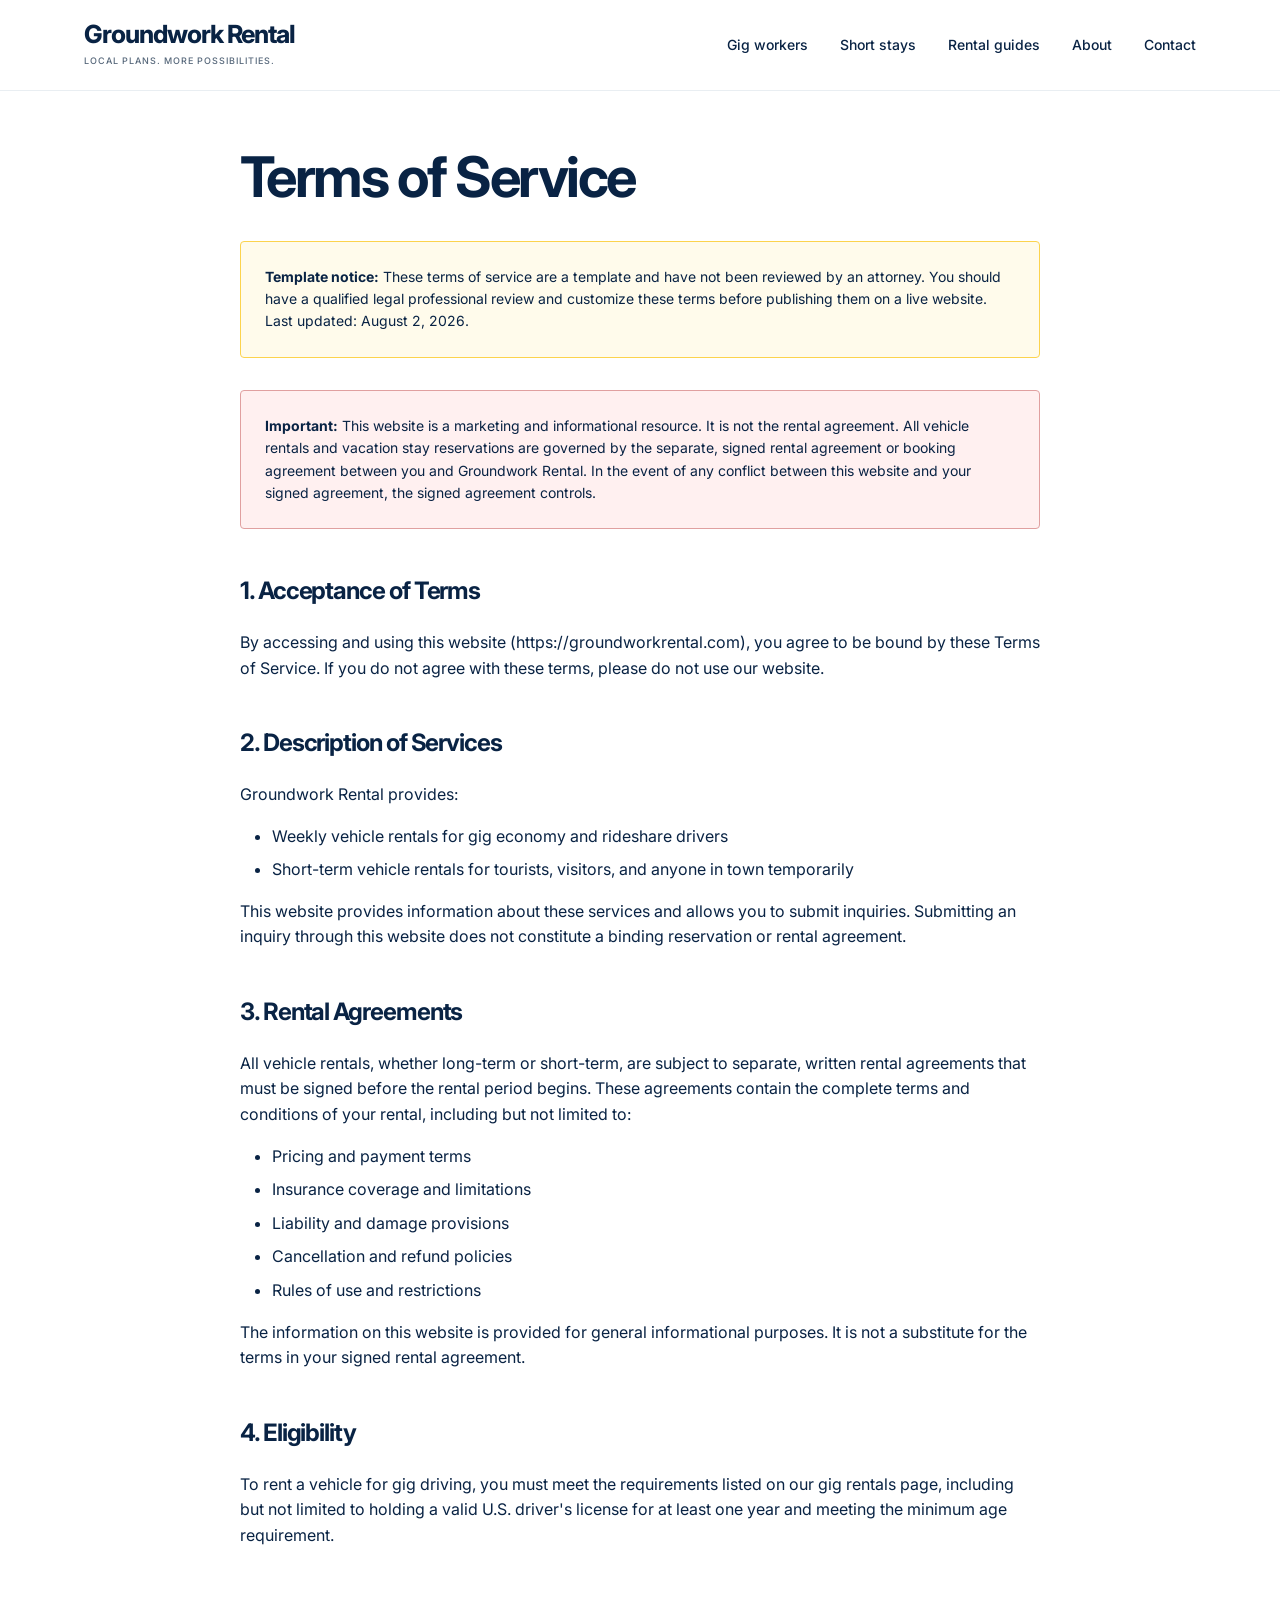
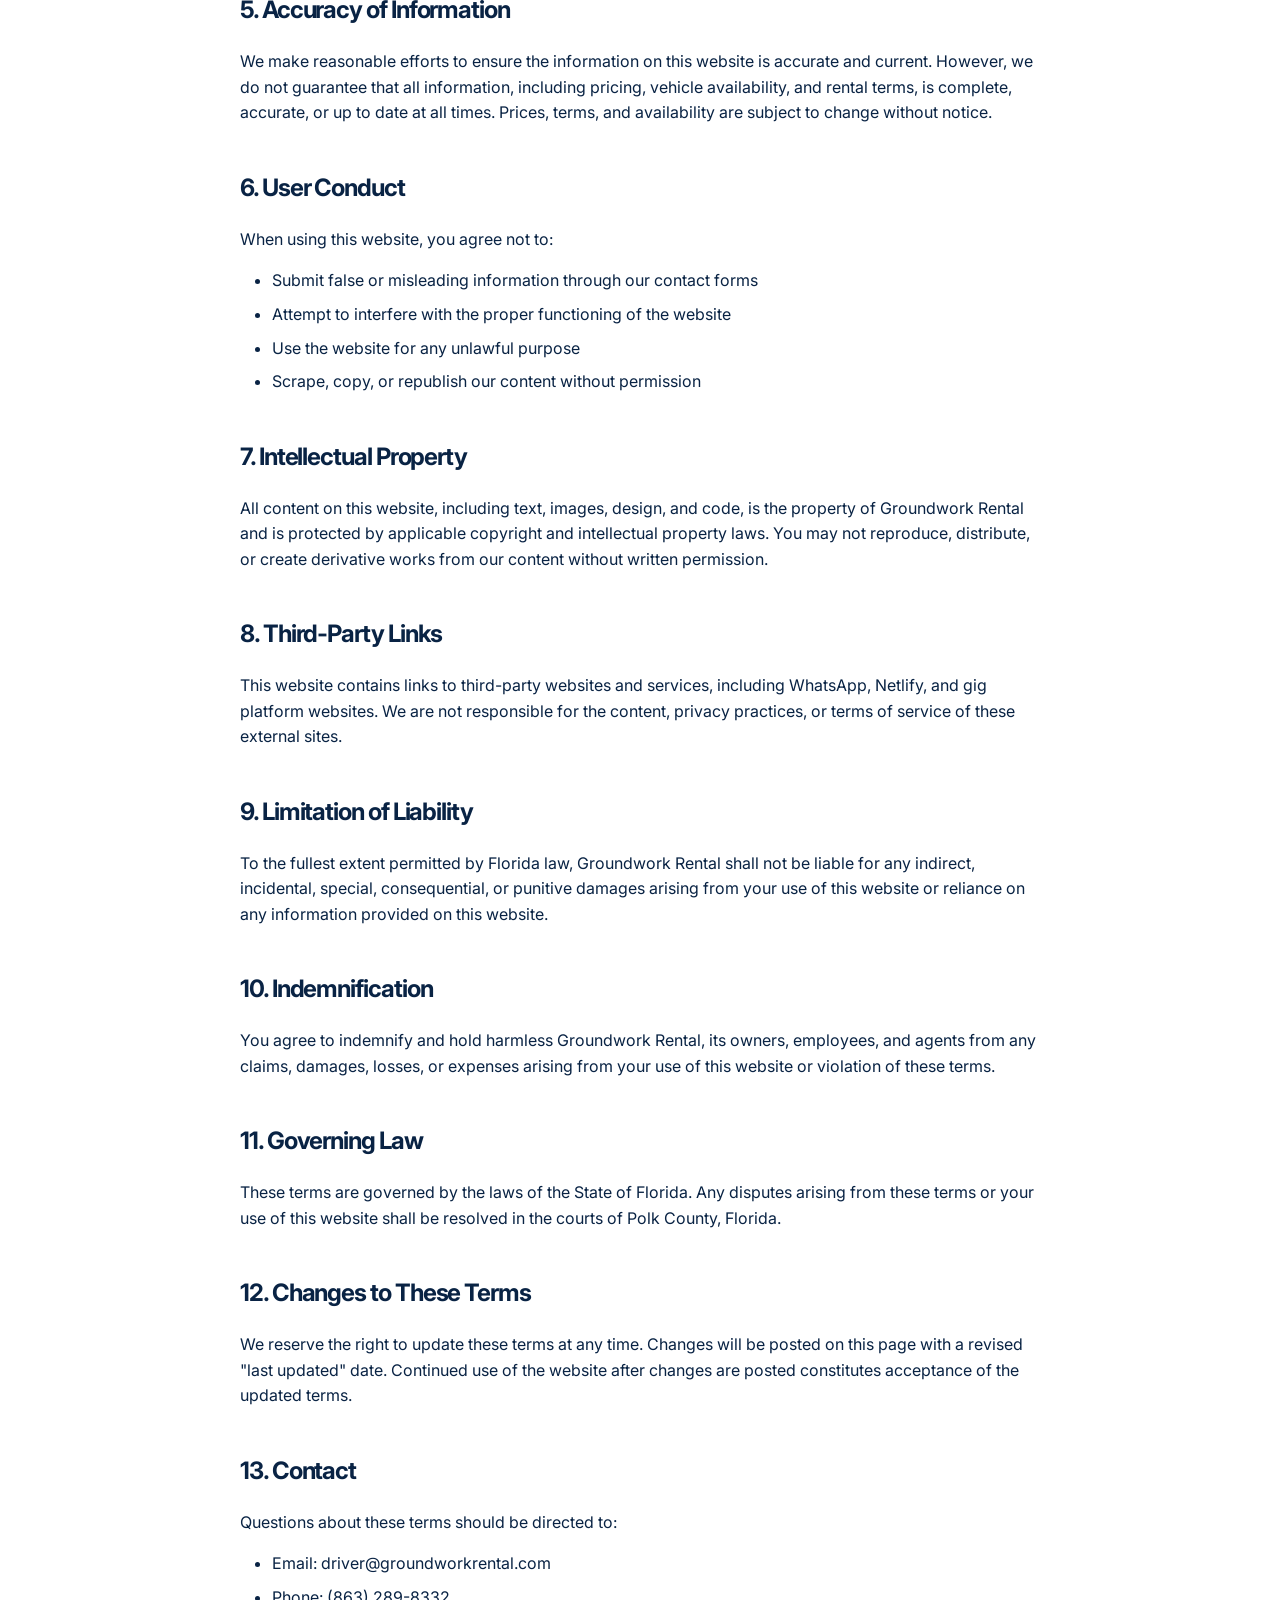
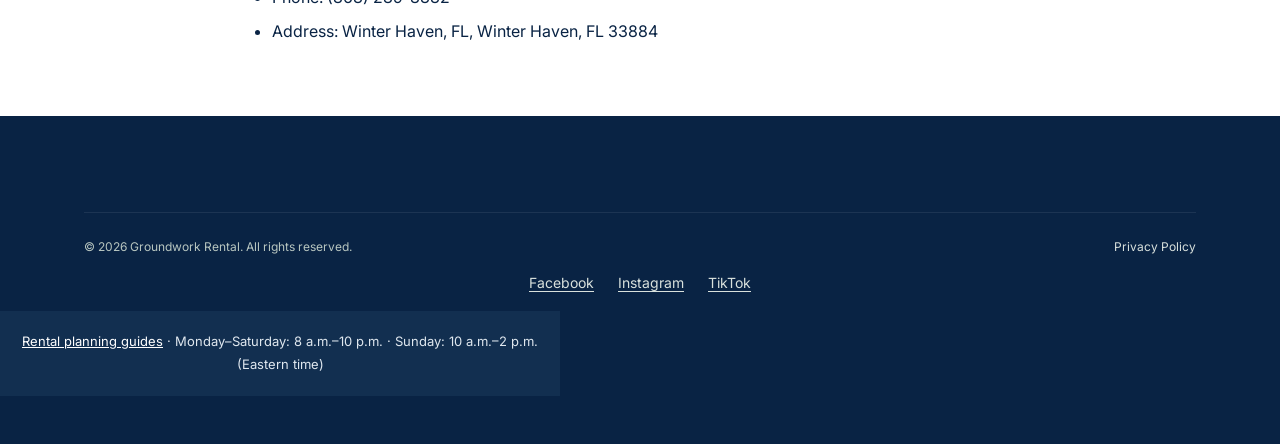
<file: terms.html>
<!DOCTYPE html>
<html lang="en">
<head>
  <meta charset="UTF-8">
  <meta name="viewport" content="width=device-width, initial-scale=1.0">
  <title>Terms of Service | Groundwork Rental</title>
  <meta name="description" content="Terms of service for the Groundwork Rental website.">
  <meta name="robots" content="noindex, follow">

  <link rel="preconnect" href="https://fonts.googleapis.com">
  <link rel="preconnect" href="https://fonts.gstatic.com" crossorigin>
  <link href="https://fonts.googleapis.com/css2?family=Space+Grotesk:wght@400;500;600;700&family=Inter:wght@400;500;600;700&display=swap" rel="stylesheet">

  <link rel="stylesheet" href="styles.css">
  <link rel="stylesheet" href="refresh.css">
  <link rel="canonical" href="https://groundworkrental.com/terms.html">
  <link rel="icon" href="images/groundwork-1b-mark.png" type="image/png">
</head>
<body>
  <a href="#main" class="skip-link">Skip to main content</a>

  <header class="site-header"><div class="container"><a href="index.html" class="site-header__logo brand-name" aria-label="Groundwork Rental home">Groundwork Rental<span>Local plans. More possibilities.</span></a><button class="nav-toggle" aria-expanded="false" aria-controls="main-nav" aria-label="Toggle navigation"><span></span><span></span><span></span></button><nav class="site-nav" id="main-nav" aria-label="Main navigation"><a href="drivers.html">Gig workers</a><a href="stays.html">Short stays</a><a href="rental-guides.html">Rental guides</a><a href="about.html">About</a><a href="contact.html">Contact</a></nav></div></header>

  <main id="main">
    <section class="section">
      <div class="container">
        <div class="legal-content">
          <h1>Terms of Service</h1>

          <div class="legal-notice">
            <strong>Template notice:</strong> These terms of service are a template and have not been reviewed by an attorney. You should have a qualified legal professional review and customize these terms before publishing them on a live website. Last updated: August 2, 2026.
          </div>

          <div class="legal-notice" style="background:#FFF0F0;border-color:#E0A0A0;">
            <strong>Important:</strong> This website is a marketing and informational resource. It is not the rental agreement. All vehicle rentals and vacation stay reservations are governed by the separate, signed rental agreement or booking agreement between you and Groundwork Rental. In the event of any conflict between this website and your signed agreement, the signed agreement controls.
          </div>

          <h2>1. Acceptance of Terms</h2>
          <p>By accessing and using this website (https://groundworkrental.com), you agree to be bound by these Terms of Service. If you do not agree with these terms, please do not use our website.</p>

          <h2>2. Description of Services</h2>
          <p>Groundwork Rental provides:</p>
          <ul>
            <li>Weekly vehicle rentals for gig economy and rideshare drivers</li>
            <li>Short-term vehicle rentals for tourists, visitors, and anyone in town temporarily</li>
          </ul>
          <p>This website provides information about these services and allows you to submit inquiries. Submitting an inquiry through this website does not constitute a binding reservation or rental agreement.</p>

          <h2>3. Rental Agreements</h2>
          <p>All vehicle rentals, whether long-term or short-term, are subject to separate, written rental agreements that must be signed before the rental period begins. These agreements contain the complete terms and conditions of your rental, including but not limited to:</p>
          <ul>
            <li>Pricing and payment terms</li>
            <li>Insurance coverage and limitations</li>
            <li>Liability and damage provisions</li>
            <li>Cancellation and refund policies</li>
            <li>Rules of use and restrictions</li>
          </ul>
          <p>The information on this website is provided for general informational purposes. It is not a substitute for the terms in your signed rental agreement.</p>

          <h2>4. Eligibility</h2>
          <p>To rent a vehicle for gig driving, you must meet the requirements listed on our <a href="drivers.html">gig rentals page</a>, including but not limited to holding a valid U.S. driver's license for at least one year and meeting the minimum age requirement.</p>

          <h2>5. Accuracy of Information</h2>
          <p>We make reasonable efforts to ensure the information on this website is accurate and current. However, we do not guarantee that all information, including pricing, vehicle availability, and rental terms, is complete, accurate, or up to date at all times. Prices, terms, and availability are subject to change without notice.</p>

          <h2>6. User Conduct</h2>
          <p>When using this website, you agree not to:</p>
          <ul>
            <li>Submit false or misleading information through our contact forms</li>
            <li>Attempt to interfere with the proper functioning of the website</li>
            <li>Use the website for any unlawful purpose</li>
            <li>Scrape, copy, or republish our content without permission</li>
          </ul>

          <h2>7. Intellectual Property</h2>
          <p>All content on this website, including text, images, design, and code, is the property of Groundwork Rental and is protected by applicable copyright and intellectual property laws. You may not reproduce, distribute, or create derivative works from our content without written permission.</p>

          <h2>8. Third-Party Links</h2>
          <p>This website contains links to third-party websites and services, including WhatsApp, Netlify, and gig platform websites. We are not responsible for the content, privacy practices, or terms of service of these external sites.</p>

          <h2>9. Limitation of Liability</h2>
          <p>To the fullest extent permitted by Florida law, Groundwork Rental shall not be liable for any indirect, incidental, special, consequential, or punitive damages arising from your use of this website or reliance on any information provided on this website.</p>

          <h2>10. Indemnification</h2>
          <p>You agree to indemnify and hold harmless Groundwork Rental, its owners, employees, and agents from any claims, damages, losses, or expenses arising from your use of this website or violation of these terms.</p>

          <h2>11. Governing Law</h2>
          <p>These terms are governed by the laws of the State of Florida. Any disputes arising from these terms or your use of this website shall be resolved in the courts of Polk County, Florida.</p>

          <h2>12. Changes to These Terms</h2>
          <p>We reserve the right to update these terms at any time. Changes will be posted on this page with a revised "last updated" date. Continued use of the website after changes are posted constitutes acceptance of the updated terms.</p>

          <h2>13. Contact</h2>
          <p>Questions about these terms should be directed to:</p>
          <ul>
            <li>Email: <a href="mailto:driver@groundworkrental.com">driver@groundworkrental.com</a></li>
            <li>Phone: <a href="tel:+18632898332">(863) 289-8332</a></li>
            <li>Address: Winter Haven, FL, Winter Haven, FL 33884</li>
          </ul>
        </div>
      </div>
    </section>
  </main>

  <footer class="site-footer">
    <div class="container">
      <div class="footer-bottom">
        <span>&copy; <span data-year></span> Groundwork Rental. All rights reserved.</span>
        <span><a href="privacy.html">Privacy Policy</a></span>
      </div>
    </div>
  <nav class="social-links" aria-label="Social media"><a href="https://www.facebook.com/profile.php?id=61594412152665">Facebook</a><a href="https://www.instagram.com/groundworkrentals/">Instagram</a><a href="https://www.tiktok.com/@groundworkrental">TikTok</a></nav>
  <p class="guide-footer"><a href="rental-guides.html">Rental planning guides</a> · Monday–Saturday: 8 a.m.–10 p.m. · Sunday: 10 a.m.–2 p.m. (Eastern time)</p></footer>

  <script src="script.js" defer></script>
</body>
</html>
</file>
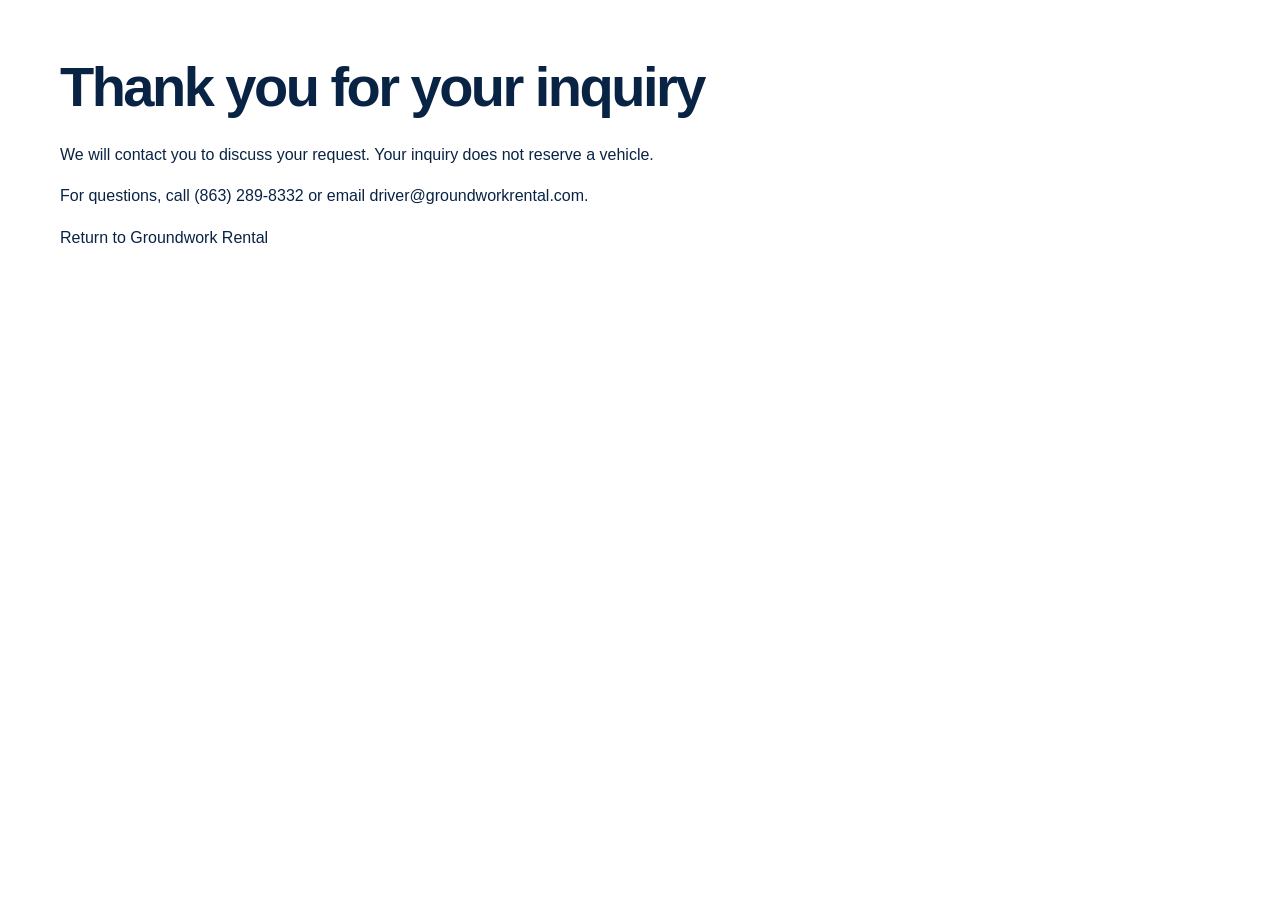
<file: thank-you.html>
<!doctype html><html lang="en"><head><meta charset="utf-8"><meta name="viewport" content="width=device-width,initial-scale=1"><meta name="robots" content="noindex"><title>Inquiry received | Groundwork Rental</title><link rel="stylesheet" href="styles.css">
  <link rel="stylesheet" href="refresh.css"></head><body><main class="container section"><h1>Thank you for your inquiry</h1><p>We will contact you to discuss your request. Your inquiry does not reserve a vehicle.</p><p>For questions, call <a href="tel:+18632898332">(863) 289-8332</a> or email <a href="mailto:driver@groundworkrental.com">driver@groundworkrental.com</a>.</p><a href="/">Return to Groundwork Rental</a></main></body></html>
</file>
<file: styles.css>
/* ==========================================================================
   Groundwork Rentals — Bold & Energetic Redesign
   Mobile-first | WCAG 2.1 AA | No dependencies
   ========================================================================== */

/* ---------- CSS Custom Properties ---------- */
:root {
  /* Brand — bold, high-energy palette */
  --color-base:        #0A0F1C;   /* near-black navy                       */
  --color-base-light:  #141B2D;   /* slightly lighter navy                 */
  --color-text:        #0F172A;   /* deep slate body text                  */
  --color-text-muted:  #64748B;   /* cool gray captions                    */
  --color-bg:          #F8FAFC;   /* crisp cool white                      */
  --color-surface:     #FFFFFF;   /* card surface                          */
  --color-border:      #E2E8F0;   /* light border                          */

  /* Accent colors — vibrant and energetic */
  --color-accent:      #3B82F6;   /* electric blue primary                 */
  --color-accent-dark: #2563EB;   /* blue hover                            */
  --color-driver:      #10B981;   /* vibrant emerald for drivers            */
  --color-driver-dark: #059669;   /* driver hover                          */
  --color-stays:       #F59E0B;   /* bold amber for stays                  */
  --color-stays-dark:  #D97706;   /* stays hover                           */

  /* Functional */
  --color-whatsapp:    #25D366;
  --color-whatsapp-dark:#1EBE57;
  --color-success:     #10B981;
  --color-error:       #EF4444;
  --color-error-bg:    #FEF2F2;
  --color-focus:       #3B82F6;

  /* Typography — bold geometric sans */
  --font-display: 'Space Grotesk', 'Inter', -apple-system, BlinkMacSystemFont, sans-serif;
  --font-body:    'Inter', -apple-system, BlinkMacSystemFont, 'Segoe UI', Roboto, sans-serif;

  /* Type scale */
  --text-xs:   0.75rem;
  --text-sm:   0.875rem;
  --text-base: 1rem;
  --text-md:   1.125rem;
  --text-lg:   1.25rem;
  --text-xl:   1.5rem;
  --text-2xl:  2rem;
  --text-3xl:  2.5rem;
  --text-4xl:  3.5rem;
  --text-5xl:  4.5rem;

  /* Spacing */
  --space-xs:  0.25rem;
  --space-sm:  0.5rem;
  --space-md:  1rem;
  --space-lg:  1.5rem;
  --space-xl:  2rem;
  --space-2xl: 3rem;
  --space-3xl: 4rem;
  --space-4xl: 6rem;

  /* Layout */
  --max-width:  1200px;
  --radius-sm:  6px;
  --radius-md:  12px;
  --radius-lg:  16px;
  --radius-xl:  24px;

  /* Transitions */
  --transition: 250ms cubic-bezier(0.4, 0, 0.2, 1);
}

/* ---------- Reset & Base ---------- */
*,
*::before,
*::after {
  box-sizing: border-box;
  margin: 0;
  padding: 0;
}

html {
  font-size: 100%;
  scroll-behavior: smooth;
  -webkit-text-size-adjust: 100%;
}

body {
  font-family: var(--font-body);
  font-size: var(--text-base);
  line-height: 1.6;
  color: var(--color-text);
  background-color: var(--color-bg);
  -webkit-font-smoothing: antialiased;
  -moz-osx-font-smoothing: grayscale;
  overflow-x: hidden;
}

img {
  max-width: 100%;
  height: auto;
  display: block;
}

a {
  color: inherit;
  text-decoration: none;
}

ul, ol {
  list-style: none;
}

button {
  font-family: inherit;
  font-size: inherit;
  cursor: pointer;
  border: none;
  background: none;
}

input, textarea, select {
  font-family: inherit;
  font-size: inherit;
}

/* ---------- Skip Link ---------- */
.skip-link {
  position: absolute;
  top: -100%;
  left: var(--space-md);
  background: var(--color-accent);
  color: #fff;
  padding: var(--space-sm) var(--space-md);
  border-radius: var(--radius-sm);
  z-index: 9999;
  font-size: var(--text-sm);
  font-weight: 600;
  transition: top var(--transition);
}

.skip-link:focus {
  top: var(--space-md);
  outline: 3px solid var(--color-focus);
  outline-offset: 2px;
}

/* ---------- Focus States ---------- */
:focus-visible {
  outline: 3px solid var(--color-focus);
  outline-offset: 2px;
}

a:focus:not(:focus-visible),
button:focus:not(:focus-visible) {
  outline: none;
}

/* ---------- Typography ---------- */
h1, h2, h3, h4, h5, h6 {
  font-family: var(--font-display);
  font-weight: 700;
  line-height: 1.1;
  color: var(--color-base);
  letter-spacing: -0.02em;
}

h1 { font-size: var(--text-3xl); margin-bottom: var(--space-lg); }
h2 { font-size: var(--text-2xl); margin-bottom: var(--space-lg); }
h3 { font-size: var(--text-xl);  margin-bottom: var(--space-md); }
h4 { font-size: var(--text-lg);  margin-bottom: var(--space-md); }

p {
  margin-bottom: var(--space-md);
  max-width: 70ch;
}

@media (min-width: 768px) {
  h1 { font-size: var(--text-4xl); }
  h2 { font-size: var(--text-3xl); }
  h3 { font-size: var(--text-2xl); }
}

/* ---------- Layout Utilities ---------- */
.container {
  width: 100%;
  max-width: var(--max-width);
  margin: 0 auto;
  padding: 0 var(--space-lg);
}

.section {
  padding: var(--space-3xl) 0;
}

.section--alt {
  background-color: var(--color-surface);
}

.section__header {
  text-align: center;
  margin-bottom: var(--space-2xl);
}

.section__header p {
  margin: 0 auto;
  color: var(--color-text-muted);
  font-size: var(--text-md);
}

.sr-only {
  position: absolute;
  width: 1px;
  height: 1px;
  padding: 0;
  margin: -1px;
  overflow: hidden;
  clip: rect(0, 0, 0, 0);
  white-space: nowrap;
  border: 0;
}

/* ---------- Buttons ---------- */
.btn {
  display: inline-flex;
  align-items: center;
  justify-content: center;
  gap: var(--space-sm);
  min-height: 52px;
  padding: var(--space-md) var(--space-xl);
  font-family: var(--font-display);
  font-size: var(--text-base);
  font-weight: 700;
  line-height: 1.4;
  text-align: center;
  text-transform: uppercase;
  letter-spacing: 0.04em;
  border-radius: var(--radius-md);
  transition: all var(--transition);
  cursor: pointer;
  text-decoration: none;
  border: 2px solid transparent;
  position: relative;
  overflow: hidden;
}

.btn:hover {
  transform: translateY(-2px);
  box-shadow: 0 8px 25px rgba(0,0,0,0.15);
}

.btn:active {
  transform: translateY(0);
}

.btn svg {
  width: 20px;
  height: 20px;
  flex-shrink: 0;
}

/* Primary — driver accent */
.btn--driver {
  background: linear-gradient(135deg, var(--color-driver) 0%, #34D399 100%);
  color: #fff;
  border-color: transparent;
}
.btn--driver:hover {
  background: linear-gradient(135deg, var(--color-driver-dark) 0%, var(--color-driver) 100%);
  box-shadow: 0 8px 25px rgba(16, 185, 129, 0.35);
}

/* Primary — stays accent */
.btn--stays {
  background: linear-gradient(135deg, var(--color-stays) 0%, #FBBF24 100%);
  color: var(--color-base);
  border-color: transparent;
}
.btn--stays:hover {
  background: linear-gradient(135deg, var(--color-stays-dark) 0%, var(--color-stays) 100%);
  box-shadow: 0 8px 25px rgba(245, 158, 11, 0.35);
}

/* Primary — base */
.btn--primary {
  background: linear-gradient(135deg, var(--color-accent) 0%, #60A5FA 100%);
  color: #fff;
  border-color: transparent;
}
.btn--primary:hover {
  background: linear-gradient(135deg, var(--color-accent-dark) 0%, var(--color-accent) 100%);
  box-shadow: 0 8px 25px rgba(59, 130, 246, 0.35);
}

/* Secondary / outline */
.btn--outline {
  background-color: transparent;
  color: var(--color-base);
  border-color: var(--color-base);
}
.btn--outline:hover {
  background-color: var(--color-base);
  color: #fff;
}

.btn--outline-driver {
  background-color: transparent;
  color: var(--color-driver);
  border-color: var(--color-driver);
}
.btn--outline-driver:hover {
  background-color: var(--color-driver);
  color: #fff;
}

.btn--outline-stays {
  background-color: transparent;
  color: var(--color-stays);
  border-color: var(--color-stays);
}
.btn--outline-stays:hover {
  background-color: var(--color-stays);
  color: #fff;
}

/* WhatsApp */
.btn--whatsapp {
  background: linear-gradient(135deg, var(--color-whatsapp) 0%, #34D399 100%);
  color: #fff;
  border-color: transparent;
}
.btn--whatsapp:hover {
  background: linear-gradient(135deg, var(--color-whatsapp-dark) 0%, var(--color-whatsapp) 100%);
  box-shadow: 0 8px 25px rgba(37, 211, 102, 0.35);
}

/* Small */
.btn--sm {
  min-height: 44px;
  padding: var(--space-sm) var(--space-md);
  font-size: var(--text-sm);
}

/* Block */
.btn--block {
  width: 100%;
}

/* ---------- WhatsApp Floating Action Button ---------- */
.whatsapp-fab {
  position: fixed;
  bottom: var(--space-xl);
  right: var(--space-lg);
  width: 64px;
  height: 64px;
  border-radius: 50%;
  background: linear-gradient(135deg, var(--color-whatsapp) 0%, #34D399 100%);
  color: #fff;
  display: flex;
  align-items: center;
  justify-content: center;
  box-shadow: 0 4px 20px rgba(37, 211, 102, 0.4);
  z-index: 1000;
  transition: all var(--transition);
}

.whatsapp-fab:hover {
  transform: scale(1.1);
  box-shadow: 0 8px 30px rgba(37, 211, 102, 0.5);
}

.whatsapp-fab svg {
  width: 32px;
  height: 32px;
}

/* ---------- Header / Nav ---------- */
.site-header {
  background-color: var(--color-base);
  color: #fff;
  position: sticky;
  top: 0;
  z-index: 900;
  backdrop-filter: blur(12px);
  border-bottom: 1px solid rgba(255,255,255,0.05);
}

.site-header .container {
  display: flex;
  align-items: center;
  justify-content: space-between;
  min-height: 72px;
}

.site-header__logo {
  display: flex;
  align-items: center;
  text-decoration: none;
  flex-shrink: 0;
}

.site-header__logo-img {
  height: 40px;
  width: auto;
  filter: brightness(0) invert(1);
  transition: opacity var(--transition);
}

.site-header__logo:hover .site-header__logo-img {
  opacity: 0.85;
}

/* Nav */
.site-nav {
  display: none;
}

.site-nav.is-open {
  display: flex;
  flex-direction: column;
  position: absolute;
  top: 72px;
  left: 0;
  right: 0;
  background-color: var(--color-base);
  padding: var(--space-md) var(--space-lg);
  box-shadow: 0 12px 40px rgba(0,0,0,0.3);
}

.site-nav a {
  color: rgba(255,255,255,0.7);
  padding: var(--space-sm) 0;
  font-family: var(--font-display);
  font-size: var(--text-sm);
  font-weight: 600;
  text-transform: uppercase;
  letter-spacing: 0.06em;
  transition: color var(--transition);
  text-decoration: none;
}

.site-nav a:hover,
.site-nav a[aria-current="page"] {
  color: #fff;
}

/* Driver nav accent */
.site-header--driver .site-nav a[aria-current="page"] {
  color: var(--color-driver);
}

/* Stays nav accent */
.site-header--stays .site-nav a[aria-current="page"] {
  color: var(--color-stays);
}

/* Hamburger */
.nav-toggle {
  display: flex;
  flex-direction: column;
  gap: 5px;
  padding: var(--space-sm);
  background: none;
  border: none;
  cursor: pointer;
}

.nav-toggle span {
  display: block;
  width: 24px;
  height: 2px;
  background: #fff;
  border-radius: 2px;
  transition: transform var(--transition), opacity var(--transition);
}

.nav-toggle[aria-expanded="true"] span:nth-child(1) {
  transform: rotate(45deg) translate(5px, 5px);
}
.nav-toggle[aria-expanded="true"] span:nth-child(2) {
  opacity: 0;
}
.nav-toggle[aria-expanded="true"] span:nth-child(3) {
  transform: rotate(-45deg) translate(5px, -5px);
}

@media (min-width: 768px) {
  .site-nav {
    display: flex;
    gap: var(--space-xl);
    align-items: center;
  }

  .site-nav.is-open {
    position: static;
    flex-direction: row;
    padding: 0;
    box-shadow: none;
  }

  .nav-toggle {
    display: none;
  }
}

/* ---------- Splash Page ---------- */
.splash {
  min-height: 100vh;
  display: flex;
  flex-direction: column;
  align-items: center;
  justify-content: center;
  text-align: center;
  padding: var(--space-2xl) var(--space-lg);
  background: linear-gradient(135deg, #0A0F1C 0%, #1E293B 50%, #0F172A 100%);
  color: #fff;
  position: relative;
  overflow: hidden;
}

/* Animated gradient orbs */
.splash::before,
.splash::after {
  content: '';
  position: absolute;
  border-radius: 50%;
  filter: blur(100px);
  opacity: 0.15;
  animation: float 8s ease-in-out infinite;
}

.splash::before {
  width: 600px;
  height: 600px;
  background: var(--color-accent);
  top: -200px;
  right: -200px;
}

.splash::after {
  width: 500px;
  height: 500px;
  background: var(--color-driver);
  bottom: -150px;
  left: -150px;
  animation-delay: -4s;
}

@keyframes float {
  0%, 100% { transform: translate(0, 0) scale(1); }
  50% { transform: translate(30px, -30px) scale(1.05); }
}

.splash__logo-img {
  max-width: 360px;
  width: 80%;
  height: auto;
  filter: brightness(0) invert(1);
  margin-bottom: var(--space-3xl);
  position: relative;
  z-index: 1;
}

@media (min-width: 600px) {
  .splash__logo-img {
    max-width: 480px;
  }
}

.splash__cards {
  display: grid;
  gap: var(--space-xl);
  width: 100%;
  max-width: 800px;
  position: relative;
  z-index: 1;
}

@media (min-width: 600px) {
  .splash__cards {
    grid-template-columns: 1fr 1fr;
  }
  .splash__logo {
    font-size: var(--text-5xl);
  }
}

.splash-card {
  background: rgba(255,255,255,0.05);
  backdrop-filter: blur(12px);
  border: 1px solid rgba(255,255,255,0.1);
  color: #fff;
  border-radius: var(--radius-xl);
  padding: var(--space-2xl) var(--space-xl);
  text-decoration: none;
  transition: all var(--transition);
  display: flex;
  flex-direction: column;
  align-items: center;
  text-align: center;
  position: relative;
  overflow: hidden;
}

.splash-card::before {
  content: '';
  position: absolute;
  top: 0;
  left: 0;
  right: 0;
  height: 3px;
  border-radius: var(--radius-xl) var(--radius-xl) 0 0;
  transition: height var(--transition);
}

.splash-card:first-child::before {
  background: linear-gradient(90deg, var(--color-driver), #34D399);
}

.splash-card:last-child::before {
  background: linear-gradient(90deg, var(--color-stays), #FBBF24);
}

.splash-card:hover {
  transform: translateY(-8px);
  box-shadow: 0 20px 60px rgba(0,0,0,0.3);
  background: rgba(255,255,255,0.08);
  border-color: rgba(255,255,255,0.2);
}

.splash-card:hover::before {
  height: 4px;
}

.splash-card__icon {
  width: 64px;
  height: 64px;
  margin-bottom: var(--space-lg);
}

.splash-card__icon--driver {
  color: var(--color-driver);
}

.splash-card__icon--stays {
  color: var(--color-stays);
}

.splash-card__title {
  font-family: var(--font-display);
  font-size: var(--text-xl);
  font-weight: 700;
  color: #fff;
  margin-bottom: var(--space-sm);
  letter-spacing: -0.01em;
}

.splash-card__desc {
  font-size: var(--text-sm);
  color: rgba(255,255,255,0.6);
  margin-bottom: 0;
  line-height: 1.7;
}

/* Splash footer */
.splash-footer {
  margin-top: var(--space-3xl);
  padding-top: var(--space-xl);
  border-top: 1px solid rgba(255,255,255,0.08);
  font-size: var(--text-sm);
  color: rgba(255,255,255,0.4);
  text-align: center;
  width: 100%;
  max-width: 800px;
  position: relative;
  z-index: 1;
}

.splash-footer a {
  color: rgba(255,255,255,0.6);
  text-decoration: none;
  transition: color var(--transition);
}

.splash-footer a:hover {
  color: #fff;
}

.splash-footer__links {
  display: flex;
  gap: var(--space-lg);
  justify-content: center;
  flex-wrap: wrap;
  margin-bottom: var(--space-md);
}

.splash-footer__meta {
  margin-top: var(--space-md);
  font-size: var(--text-xs);
}

/* ---------- Hero ---------- */
.hero {
  padding: var(--space-4xl) 0;
  text-align: center;
  position: relative;
  overflow: hidden;
}

.hero h1 {
  color: #fff;
}

.hero--driver {
  background: linear-gradient(135deg, #0A0F1C 0%, #064E3B 50%, #0A0F1C 100%);
  color: #fff;
}

.hero--driver::before {
  content: '';
  position: absolute;
  width: 500px;
  height: 500px;
  background: var(--color-driver);
  border-radius: 50%;
  filter: blur(120px);
  opacity: 0.12;
  top: -150px;
  right: -100px;
}

.hero--driver h1,
.hero--driver h2 {
  color: #fff;
}

.hero--stays {
  background: linear-gradient(135deg, #0A0F1C 0%, #451A03 50%, #0A0F1C 100%);
  color: #fff;
  position: relative;
  overflow: hidden;
}

.hero--stays::before {
  content: '';
  position: absolute;
  width: 500px;
  height: 500px;
  background: var(--color-stays);
  border-radius: 50%;
  filter: blur(120px);
  opacity: 0.12;
  bottom: -150px;
  left: -100px;
}

.hero--stays h1,
.hero--stays h2 {
  color: #fff;
}

.hero__content {
  position: relative;
  z-index: 2;
}

.hero__sub {
  font-size: var(--text-md);
  opacity: 0.8;
  max-width: 600px;
  margin: 0 auto var(--space-xl);
}

.hero__price {
  font-family: var(--font-display);
  font-size: var(--text-2xl);
  font-weight: 700;
  margin-bottom: var(--space-lg);
  letter-spacing: -0.02em;
}

.hero__actions {
  display: flex;
  gap: var(--space-md);
  justify-content: center;
  flex-wrap: wrap;
}

@media (min-width: 768px) {
  .hero {
    padding: var(--space-4xl) 0 calc(var(--space-4xl) + 2rem);
  }
  .hero__price {
    font-size: var(--text-3xl);
  }
}

/* ---------- Platform Strip ---------- */
.platform-strip {
  background: var(--color-base);
  padding: var(--space-xl) 0;
  border-bottom: 1px solid rgba(255,255,255,0.05);
}

.platform-strip__inner {
  display: flex;
  flex-wrap: wrap;
  gap: var(--space-md) var(--space-xl);
  justify-content: center;
  align-items: center;
}

.platform-strip__item {
  font-family: var(--font-display);
  font-size: var(--text-sm);
  font-weight: 700;
  color: rgba(255,255,255,0.4);
  letter-spacing: 0.08em;
  text-transform: uppercase;
  white-space: nowrap;
}

.platform-strip__note {
  width: 100%;
  text-align: center;
  font-size: var(--text-xs);
  color: rgba(255,255,255,0.3);
  margin-top: var(--space-sm);
}

/* ---------- Steps / How It Works ---------- */
.steps {
  display: grid;
  gap: var(--space-xl);
  counter-reset: step;
}

@media (min-width: 768px) {
  .steps {
    grid-template-columns: repeat(3, 1fr);
  }
}

.step {
  text-align: center;
  padding: var(--space-xl);
  background: var(--color-surface);
  border-radius: var(--radius-lg);
  border: 1px solid var(--color-border);
  transition: all var(--transition);
}

.step:hover {
  transform: translateY(-4px);
  box-shadow: 0 12px 40px rgba(0,0,0,0.08);
  border-color: transparent;
}

.step__icon {
  width: 56px;
  height: 56px;
  margin: 0 auto var(--space-md);
  color: var(--color-driver);
}

.step__number {
  display: inline-flex;
  align-items: center;
  justify-content: center;
  width: 36px;
  height: 36px;
  border-radius: 50%;
  background: linear-gradient(135deg, var(--color-driver) 0%, #34D399 100%);
  color: #fff;
  font-family: var(--font-display);
  font-size: var(--text-sm);
  font-weight: 700;
  margin-bottom: var(--space-md);
}

.step__title {
  font-family: var(--font-display);
  font-size: var(--text-lg);
  font-weight: 700;
  margin-bottom: var(--space-sm);
}

.step__desc {
  font-size: var(--text-sm);
  color: var(--color-text-muted);
  max-width: 300px;
  margin: 0 auto;
}

/* ---------- Vehicle / Pricing Cards ---------- */
.vehicle-grid {
  display: grid;
  gap: var(--space-xl);
}

@media (min-width: 768px) {
  .vehicle-grid {
    grid-template-columns: repeat(auto-fill, minmax(320px, 1fr));
  }
}

.vehicle-card {
  background: var(--color-surface);
  border-radius: var(--radius-lg);
  overflow: hidden;
  border: 1px solid var(--color-border);
  transition: all var(--transition);
}

.vehicle-card:hover {
  transform: translateY(-4px);
  box-shadow: 0 16px 48px rgba(0,0,0,0.1);
  border-color: transparent;
}

.vehicle-card__image {
  width: 100%;
  aspect-ratio: 16 / 10;
  background: linear-gradient(135deg, #E2E8F0 0%, #CBD5E1 100%);
  display: flex;
  align-items: center;
  justify-content: center;
  color: var(--color-text-muted);
  font-size: var(--text-sm);
  position: relative;
}

.vehicle-card__image img {
  width: 100%;
  height: 100%;
  object-fit: cover;
}

.vehicle-card__badge {
  position: absolute;
  top: var(--space-sm);
  right: var(--space-sm);
  background: var(--color-error);
  color: #fff;
  font-family: var(--font-display);
  font-size: var(--text-xs);
  font-weight: 700;
  padding: var(--space-xs) var(--space-sm);
  border-radius: var(--radius-sm);
  text-transform: uppercase;
  letter-spacing: 0.04em;
}

.vehicle-card__badge--available {
  background: linear-gradient(135deg, var(--color-success) 0%, #34D399 100%);
}

.vehicle-card__body {
  padding: var(--space-lg);
}

.vehicle-card__name {
  font-family: var(--font-display);
  font-size: var(--text-lg);
  font-weight: 700;
  color: var(--color-base);
  margin-bottom: var(--space-xs);
}

.vehicle-card__price {
  font-family: var(--font-display);
  font-size: var(--text-xl);
  font-weight: 700;
  color: var(--color-driver);
  margin-bottom: var(--space-md);
}

.vehicle-card__price span {
  font-size: var(--text-sm);
  font-weight: 400;
  color: var(--color-text-muted);
}

.vehicle-card__details {
  font-size: var(--text-sm);
  color: var(--color-text-muted);
  margin-bottom: var(--space-lg);
}

.vehicle-card__details li {
  padding: var(--space-xs) 0;
  border-bottom: 1px solid var(--color-border);
  display: flex;
  align-items: center;
  gap: var(--space-sm);
}

.vehicle-card__details li:last-child {
  border-bottom: none;
}

.vehicle-card__details svg {
  width: 16px;
  height: 16px;
  color: var(--color-driver);
  flex-shrink: 0;
}

.vehicle-card--waitlist {
  opacity: 0.65;
}

.vehicle-card--waitlist .vehicle-card__image {
  filter: grayscale(0.5);
}

/* ---------- Comparison (Included / Not Included) ---------- */
.comparison {
  display: grid;
  gap: var(--space-xl);
}

@media (min-width: 768px) {
  .comparison {
    grid-template-columns: 1fr 1fr;
  }
}

.comparison__col {
  padding: var(--space-xl);
  border-radius: var(--radius-lg);
}

.comparison__col--included {
  background: linear-gradient(135deg, #ECFDF5 0%, #D1FAE5 100%);
  border: 1px solid #A7F3D0;
}

.comparison__col--excluded {
  background: linear-gradient(135deg, #FEF2F2 0%, #FECACA 50%, #FEE2E2 100%);
  border: 1px solid #FECACA;
}

.comparison__title {
  font-family: var(--font-display);
  font-size: var(--text-lg);
  font-weight: 700;
  margin-bottom: var(--space-md);
  display: flex;
  align-items: center;
  gap: var(--space-sm);
}

.comparison__list li {
  padding: var(--space-sm) 0;
  font-size: var(--text-sm);
  display: flex;
  align-items: flex-start;
  gap: var(--space-sm);
  line-height: 1.5;
}

.comparison__list svg {
  width: 18px;
  height: 18px;
  flex-shrink: 0;
  margin-top: 2px;
}

.comparison__col--included .comparison__list svg {
  color: var(--color-driver);
}

.comparison__col--excluded .comparison__list svg {
  color: var(--color-error);
}

/* ---------- Requirements ---------- */
.requirements-grid {
  display: grid;
  gap: var(--space-md);
}

@media (min-width: 768px) {
  .requirements-grid {
    grid-template-columns: 1fr 1fr;
  }
}

.requirement {
  display: flex;
  align-items: flex-start;
  gap: var(--space-md);
  padding: var(--space-lg);
  background: var(--color-surface);
  border-radius: var(--radius-md);
  border: 1px solid var(--color-border);
  transition: all var(--transition);
}

.requirement:hover {
  border-color: var(--color-accent);
  box-shadow: 0 4px 16px rgba(59, 130, 246, 0.08);
}

.requirement svg {
  width: 24px;
  height: 24px;
  flex-shrink: 0;
  color: var(--color-driver);
}

.requirement__title {
  font-family: var(--font-display);
  font-weight: 700;
  margin-bottom: var(--space-xs);
}

.requirement__desc {
  font-size: var(--text-sm);
  color: var(--color-text-muted);
  margin-bottom: 0;
}

.not-required {
  background: linear-gradient(135deg, #ECFDF5 0%, #D1FAE5 100%);
  border-radius: var(--radius-lg);
  padding: var(--space-xl);
  margin-top: var(--space-xl);
  border: 1px solid #A7F3D0;
}

.not-required__title {
  font-family: var(--font-display);
  font-size: var(--text-lg);
  font-weight: 700;
  color: var(--color-driver);
  margin-bottom: var(--space-md);
}

.not-required__list {
  display: flex;
  flex-wrap: wrap;
  gap: var(--space-md);
}

.not-required__item {
  display: flex;
  align-items: center;
  gap: var(--space-sm);
  font-family: var(--font-display);
  font-size: var(--text-sm);
  font-weight: 600;
  color: var(--color-driver-dark);
}

.not-required__item svg {
  width: 18px;
  height: 18px;
}

/* ---------- FAQ Accordion ---------- */
.faq-list {
  max-width: 800px;
  margin: 0 auto;
}

.faq-item {
  border-bottom: 1px solid var(--color-border);
}

.faq-item:first-child {
  border-top: 1px solid var(--color-border);
}

.faq-question {
  width: 100%;
  display: flex;
  align-items: center;
  justify-content: space-between;
  padding: var(--space-lg) 0;
  font-family: var(--font-display);
  font-size: var(--text-base);
  font-weight: 700;
  color: var(--color-text);
  text-align: left;
  background: none;
  border: none;
  cursor: pointer;
  gap: var(--space-md);
  line-height: 1.4;
  transition: color var(--transition);
}

.faq-question:hover {
  color: var(--color-accent);
}

.faq-question svg {
  width: 20px;
  height: 20px;
  flex-shrink: 0;
  transition: transform var(--transition);
  color: var(--color-text-muted);
}

.faq-item[open] .faq-question svg {
  transform: rotate(180deg);
}

.faq-answer {
  padding: 0 0 var(--space-lg);
  font-size: var(--text-sm);
  color: var(--color-text-muted);
  line-height: 1.7;
}

.faq-answer p {
  margin-bottom: var(--space-sm);
}

.faq-answer p:last-child {
  margin-bottom: 0;
}

/* ---------- Property Showcase (Stays) ---------- */
.property-hero-image {
  width: 100%;
  aspect-ratio: 16 / 9;
  background: linear-gradient(135deg, #D4C4B0 0%, #C4A882 100%);
  border-radius: var(--radius-lg);
  overflow: hidden;
  display: flex;
  align-items: center;
  justify-content: center;
  color: var(--color-text-muted);
  margin-bottom: var(--space-2xl);
}

.property-hero-image img {
  width: 100%;
  height: 100%;
  object-fit: cover;
}

.property-stats {
  display: flex;
  gap: var(--space-xl);
  justify-content: center;
  flex-wrap: wrap;
  margin-bottom: var(--space-2xl);
}

.property-stat {
  text-align: center;
}

.property-stat__value {
  font-family: var(--font-display);
  font-size: var(--text-2xl);
  font-weight: 700;
  color: var(--color-stays);
}

.property-stat__label {
  font-size: var(--text-sm);
  color: var(--color-text-muted);
}

/* Gallery */
.gallery-grid {
  display: grid;
  gap: var(--space-sm);
  grid-template-columns: repeat(2, 1fr);
}

@media (min-width: 768px) {
  .gallery-grid {
    grid-template-columns: repeat(3, 1fr);
  }
}

@media (min-width: 1024px) {
  .gallery-grid {
    grid-template-columns: repeat(4, 1fr);
  }
}

.gallery-item {
  aspect-ratio: 4 / 3;
  border-radius: var(--radius-md);
  overflow: hidden;
  cursor: pointer;
  background: #e8ddd0;
  display: flex;
  align-items: center;
  justify-content: center;
  color: var(--color-text-muted);
  font-size: var(--text-xs);
  transition: all var(--transition);
}

.gallery-item:hover {
  opacity: 0.85;
  transform: scale(1.02);
}

.gallery-item img {
  width: 100%;
  height: 100%;
  object-fit: cover;
}

/* Lightbox */
.lightbox {
  display: none;
  position: fixed;
  inset: 0;
  background: rgba(0,0,0,0.95);
  z-index: 2000;
  align-items: center;
  justify-content: center;
  padding: var(--space-lg);
}

.lightbox.is-open {
  display: flex;
}

.lightbox__img {
  max-width: 90vw;
  max-height: 85vh;
  border-radius: var(--radius-md);
  object-fit: contain;
}

.lightbox__close {
  position: absolute;
  top: var(--space-lg);
  right: var(--space-lg);
  color: #fff;
  font-size: var(--text-2xl);
  background: rgba(255,255,255,0.1);
  border: none;
  width: 48px;
  height: 48px;
  border-radius: 50%;
  display: flex;
  align-items: center;
  justify-content: center;
  cursor: pointer;
  transition: background var(--transition);
}

.lightbox__close:hover {
  background: rgba(255,255,255,0.2);
}

.lightbox__nav {
  position: absolute;
  top: 50%;
  transform: translateY(-50%);
  color: #fff;
  font-size: var(--text-2xl);
  background: rgba(255,255,255,0.1);
  border: none;
  width: 48px;
  height: 48px;
  border-radius: 50%;
  display: flex;
  align-items: center;
  justify-content: center;
  cursor: pointer;
  transition: background var(--transition);
}

.lightbox__nav:hover {
  background: rgba(255,255,255,0.2);
}

.lightbox__nav--prev {
  left: var(--space-lg);
}

.lightbox__nav--next {
  right: var(--space-lg);
}

/* Amenity grid */
.amenity-grid {
  display: grid;
  gap: var(--space-md);
  grid-template-columns: repeat(2, 1fr);
}

@media (min-width: 768px) {
  .amenity-grid {
    grid-template-columns: repeat(3, 1fr);
  }
}

@media (min-width: 1024px) {
  .amenity-grid {
    grid-template-columns: repeat(4, 1fr);
  }
}

.amenity {
  display: flex;
  align-items: center;
  gap: var(--space-sm);
  padding: var(--space-md);
  background: var(--color-surface);
  border-radius: var(--radius-md);
  border: 1px solid var(--color-border);
  font-size: var(--text-sm);
  transition: all var(--transition);
}

.amenity:hover {
  border-color: var(--color-stays);
}

.amenity svg {
  width: 24px;
  height: 24px;
  color: var(--color-stays);
  flex-shrink: 0;
}

/* Distances */
.distances-list {
  display: grid;
  gap: var(--space-sm);
  max-width: 600px;
  margin: 0 auto;
}

.distance-item {
  display: flex;
  justify-content: space-between;
  align-items: center;
  padding: var(--space-md);
  background: var(--color-surface);
  border-radius: var(--radius-md);
  border: 1px solid var(--color-border);
  transition: all var(--transition);
}

.distance-item:hover {
  border-color: var(--color-stays);
  transform: translateX(4px);
}

.distance-item__name {
  font-family: var(--font-display);
  font-weight: 600;
}

.distance-item__time {
  font-family: var(--font-display);
  font-size: var(--text-lg);
  font-weight: 700;
  color: var(--color-stays);
  white-space: nowrap;
}

/* Rates card */
.rates-card {
  background: var(--color-surface);
  border-radius: var(--radius-lg);
  padding: var(--space-2xl);
  box-shadow: 0 4px 20px rgba(0,0,0,0.06);
  max-width: 600px;
  margin: 0 auto;
  border: 1px solid var(--color-border);
}

.rates-card__row {
  display: flex;
  justify-content: space-between;
  align-items: center;
  padding: var(--space-md) 0;
  border-bottom: 1px solid var(--color-border);
}

.rates-card__row:last-child {
  border-bottom: none;
}

.rates-card__label {
  font-family: var(--font-display);
  font-weight: 600;
}

.rates-card__value {
  font-family: var(--font-display);
  font-size: var(--text-lg);
  font-weight: 700;
  color: var(--color-stays);
}

.rates-card__note {
  margin-top: var(--space-lg);
  padding-top: var(--space-md);
  border-top: 1px solid var(--color-border);
  font-size: var(--text-sm);
  color: var(--color-text-muted);
}

/* House rules */
.house-rules {
  max-width: 700px;
  margin: 0 auto;
}

.house-rules li {
  padding: var(--space-sm) 0;
  padding-left: var(--space-xl);
  position: relative;
  font-size: var(--text-base);
  line-height: 1.6;
}

.house-rules li::before {
  content: '';
  position: absolute;
  left: 0;
  top: 12px;
  width: 8px;
  height: 8px;
  background: var(--color-stays);
  border-radius: 50%;
}

/* Nearby / local tips */
.nearby-grid {
  display: grid;
  gap: var(--space-lg);
}

@media (min-width: 768px) {
  .nearby-grid {
    grid-template-columns: repeat(2, 1fr);
  }
}

.nearby-item {
  padding: var(--space-lg);
  background: var(--color-surface);
  border-radius: var(--radius-md);
  border: 1px solid var(--color-border);
  transition: all var(--transition);
}

.nearby-item:hover {
  border-color: var(--color-stays);
  transform: translateY(-2px);
  box-shadow: 0 8px 24px rgba(0,0,0,0.06);
}

.nearby-item__name {
  font-family: var(--font-display);
  font-size: var(--text-lg);
  font-weight: 700;
  color: var(--color-base);
  margin-bottom: var(--space-sm);
}

.nearby-item__desc {
  font-size: var(--text-sm);
  color: var(--color-text-muted);
  margin-bottom: 0;
}

/* ---------- Forms ---------- */
.form-section {
  background: var(--color-surface);
  border-radius: var(--radius-lg);
  padding: var(--space-2xl);
  box-shadow: 0 4px 20px rgba(0,0,0,0.06);
  max-width: 700px;
  margin: 0 auto;
  border: 1px solid var(--color-border);
}

.form-grid {
  display: grid;
  gap: var(--space-md);
}

@media (min-width: 600px) {
  .form-grid--two {
    grid-template-columns: 1fr 1fr;
  }
}

.form-group {
  display: flex;
  flex-direction: column;
  gap: var(--space-xs);
}

.form-group--full {
  grid-column: 1 / -1;
}

.form-label {
  font-family: var(--font-display);
  font-size: var(--text-sm);
  font-weight: 700;
  color: var(--color-text);
  text-transform: uppercase;
  letter-spacing: 0.04em;
}

.form-label__required {
  color: var(--color-error);
}

.form-input,
.form-textarea,
.form-select {
  padding: var(--space-sm) var(--space-md);
  border: 2px solid var(--color-border);
  border-radius: var(--radius-md);
  font-size: var(--text-base);
  color: var(--color-text);
  background: var(--color-bg);
  transition: border-color var(--transition), box-shadow var(--transition);
  min-height: 52px;
}

.form-input:focus,
.form-textarea:focus,
.form-select:focus {
  border-color: var(--color-accent);
  box-shadow: 0 0 0 4px rgba(59, 130, 246, 0.1);
  outline: none;
}

.form-input.is-error,
.form-textarea.is-error {
  border-color: var(--color-error);
  box-shadow: 0 0 0 4px rgba(239, 68, 68, 0.1);
}

.form-textarea {
  min-height: 120px;
  resize: vertical;
}

.form-error {
  font-size: var(--text-xs);
  color: var(--color-error);
  font-weight: 600;
  display: none;
}

.form-group.has-error .form-error {
  display: block;
}

/* Checkbox group */
.checkbox-group {
  display: flex;
  flex-wrap: wrap;
  gap: var(--space-sm);
}

.checkbox-label {
  display: flex;
  align-items: center;
  gap: var(--space-sm);
  padding: var(--space-sm) var(--space-md);
  background: var(--color-bg);
  border: 2px solid var(--color-border);
  border-radius: var(--radius-md);
  font-size: var(--text-sm);
  font-weight: 600;
  cursor: pointer;
  transition: all var(--transition);
  min-height: 44px;
}

.checkbox-label:hover {
  border-color: var(--color-accent);
}

.checkbox-label input {
  width: 18px;
  height: 18px;
  accent-color: var(--color-accent);
}

.checkbox-label input:checked + span {
  font-weight: 700;
}

/* Radio group */
.radio-group {
  display: flex;
  gap: var(--space-md);
}

.radio-label {
  display: flex;
  align-items: center;
  gap: var(--space-sm);
  font-size: var(--text-sm);
  font-weight: 600;
  cursor: pointer;
  min-height: 40px;
}

.radio-label input {
  width: 18px;
  height: 18px;
  accent-color: var(--color-accent);
}

/* Honeypot */
.form-hp {
  position: absolute;
  left: -9999px;
  opacity: 0;
  height: 0;
  width: 0;
  overflow: hidden;
}

/* Form success */
.form-success {
  display: none;
  text-align: center;
  padding: var(--space-2xl);
}

.form-success.is-visible {
  display: block;
}

.form-success svg {
  width: 56px;
  height: 56px;
  color: var(--color-success);
  margin: 0 auto var(--space-md);
}

.form-success__title {
  font-family: var(--font-display);
  font-size: var(--text-xl);
  font-weight: 700;
  color: var(--color-base);
  margin-bottom: var(--space-sm);
}

.form-success__desc {
  font-size: var(--text-sm);
  color: var(--color-text-muted);
}

/* ---------- Local / Why Us ---------- */
.why-local {
  display: grid;
  gap: var(--space-xl);
  align-items: center;
}

@media (min-width: 768px) {
  .why-local {
    grid-template-columns: 1fr 1fr;
  }
}

.why-local__image {
  aspect-ratio: 4 / 3;
  background: linear-gradient(135deg, #E2E8F0 0%, #CBD5E1 100%);
  border-radius: var(--radius-lg);
  display: flex;
  align-items: center;
  justify-content: center;
  color: var(--color-text-muted);
  font-size: var(--text-sm);
}

.why-local__content h3 {
  color: var(--color-driver);
}

.why-local__list {
  margin-top: var(--space-md);
}

.why-local__list li {
  padding: var(--space-sm) 0;
  display: flex;
  align-items: flex-start;
  gap: var(--space-sm);
  font-size: var(--text-sm);
}

.why-local__list svg {
  width: 20px;
  height: 20px;
  color: var(--color-driver);
  flex-shrink: 0;
  margin-top: 2px;
}

/* ---------- About Page ---------- */
.about-layout {
  display: grid;
  gap: var(--space-2xl);
  align-items: start;
}

@media (min-width: 768px) {
  .about-layout {
    grid-template-columns: 2fr 1fr;
  }
}

.about-photo {
  aspect-ratio: 3 / 4;
  background: linear-gradient(135deg, #E2E8F0 0%, #CBD5E1 100%);
  border-radius: var(--radius-lg);
  display: flex;
  align-items: center;
  justify-content: center;
  color: var(--color-text-muted);
  font-size: var(--text-sm);
  max-width: 400px;
}

/* ---------- Contact Page ---------- */
.contact-grid {
  display: grid;
  gap: var(--space-xl);
}

@media (min-width: 768px) {
  .contact-grid {
    grid-template-columns: 1fr 1fr;
  }
}

.contact-method {
  padding: var(--space-xl);
  background: var(--color-surface);
  border-radius: var(--radius-lg);
  border: 1px solid var(--color-border);
  text-align: center;
  transition: all var(--transition);
}

.contact-method:hover {
  transform: translateY(-4px);
  box-shadow: 0 12px 40px rgba(0,0,0,0.08);
  border-color: transparent;
}

.contact-method svg {
  width: 40px;
  height: 40px;
  margin: 0 auto var(--space-md);
  color: var(--color-accent);
}

.contact-method__title {
  font-family: var(--font-display);
  font-size: var(--text-lg);
  font-weight: 700;
  margin-bottom: var(--space-sm);
}

.contact-method__value {
  font-size: var(--text-md);
  margin-bottom: var(--space-md);
}

.contact-method__value a {
  color: var(--color-accent);
  text-decoration: underline;
  text-underline-offset: 3px;
  transition: color var(--transition);
}

.contact-method__value a:hover {
  color: var(--color-accent-dark);
}

/* ---------- Footer ---------- */
.site-footer {
  background: var(--color-base);
  color: rgba(255,255,255,0.6);
  padding: var(--space-3xl) 0 var(--space-xl);
  font-size: var(--text-sm);
}

.site-footer a {
  color: rgba(255,255,255,0.7);
  text-decoration: none;
  transition: color var(--transition);
}

.site-footer a:hover {
  color: #fff;
}

.footer-grid {
  display: grid;
  gap: var(--space-xl);
}

@media (min-width: 768px) {
  .footer-grid {
    grid-template-columns: 2fr 1fr 1fr;
  }
}

.footer-col__title {
  font-family: var(--font-display);
  color: #fff;
  font-size: var(--text-base);
  font-weight: 700;
  margin-bottom: var(--space-md);
  text-transform: uppercase;
  letter-spacing: 0.04em;
}

.footer-col p {
  margin-bottom: var(--space-sm);
  max-width: none;
}

.footer-col ul li {
  padding: var(--space-xs) 0;
}

.footer-bottom {
  margin-top: var(--space-xl);
  padding-top: var(--space-lg);
  border-top: 1px solid rgba(255,255,255,0.08);
  display: flex;
  flex-wrap: wrap;
  justify-content: space-between;
  gap: var(--space-md);
  font-size: var(--text-xs);
  color: rgba(255,255,255,0.35);
}

/* Cross-link in footer */
.footer-crosslink {
  font-size: var(--text-xs);
  opacity: 0.6;
  margin-top: var(--space-sm);
}

/* ---------- Legal Pages ---------- */
.legal-content {
  max-width: 800px;
  margin: 0 auto;
}

.legal-content h2 {
  font-size: var(--text-xl);
  margin-top: var(--space-2xl);
}

.legal-content h3 {
  font-size: var(--text-lg);
  margin-top: var(--space-xl);
}

.legal-content p {
  max-width: none;
  margin-bottom: var(--space-md);
}

.legal-content ul, .legal-content ol {
  padding-left: var(--space-xl);
  margin-bottom: var(--space-md);
  list-style: disc;
}

.legal-content ol {
  list-style: decimal;
}

.legal-content li {
  margin-bottom: var(--space-sm);
  line-height: 1.6;
}

.legal-notice {
  background: #FFFBEB;
  border: 1px solid #FCD34D;
  border-radius: var(--radius-md);
  padding: var(--space-lg);
  margin: var(--space-xl) 0;
  font-size: var(--text-sm);
}

/* ---------- Placeholder image blocks ---------- */
.placeholder-img {
  background: linear-gradient(135deg, #E2E8F0 0%, #CBD5E1 100%);
  display: flex;
  align-items: center;
  justify-content: center;
  color: #94A3B8;
  font-size: var(--text-xs);
  font-family: var(--font-body);
  text-align: center;
  padding: var(--space-sm);
}

/* ---------- Scroll Reveal Animation ---------- */
@media (prefers-reduced-motion: no-preference) {
  .step,
  .vehicle-card,
  .requirement,
  .comparison__col,
  .contact-method,
  .distance-item,
  .faq-item {
    animation: fadeInUp 0.6s ease both;
  }

  @keyframes fadeInUp {
    from {
      opacity: 0;
      transform: translateY(20px);
    }
    to {
      opacity: 1;
      transform: translateY(0);
    }
  }

  .step:nth-child(1) { animation-delay: 0.1s; }
  .step:nth-child(2) { animation-delay: 0.2s; }
  .step:nth-child(3) { animation-delay: 0.3s; }

  .vehicle-card:nth-child(1) { animation-delay: 0.1s; }
  .vehicle-card:nth-child(2) { animation-delay: 0.2s; }
  .vehicle-card:nth-child(3) { animation-delay: 0.3s; }
}

/* ---------- Promotional Pop-up ---------- */
.promo-popup {
  display: none;
  position: fixed;
  inset: 0;
  z-index: 3000;
  align-items: center;
  justify-content: center;
}

.promo-popup.is-visible {
  display: flex;
}

.promo-popup__overlay {
  position: absolute;
  inset: 0;
  background: rgba(0, 0, 0, 0.7);
  backdrop-filter: blur(4px);
}

.promo-popup__content {
  position: relative;
  z-index: 1;
  max-width: 480px;
  width: 90%;
  border-radius: var(--radius-xl);
  overflow: hidden;
  box-shadow: 0 24px 80px rgba(0, 0, 0, 0.4);
  animation: popupSlideIn 0.4s cubic-bezier(0.16, 1, 0.3, 1) both;
}

@keyframes popupSlideIn {
  from {
    opacity: 0;
    transform: scale(0.9) translateY(20px);
  }
  to {
    opacity: 1;
    transform: scale(1) translateY(0);
  }
}

.promo-popup__img {
  width: 100%;
  height: auto;
  display: block;
}

.promo-popup__close {
  position: absolute;
  top: var(--space-sm);
  right: var(--space-sm);
  width: 40px;
  height: 40px;
  border-radius: 50%;
  background: rgba(0, 0, 0, 0.6);
  color: #fff;
  border: none;
  display: flex;
  align-items: center;
  justify-content: center;
  cursor: pointer;
  font-size: var(--text-xl);
  line-height: 1;
  transition: background var(--transition);
  z-index: 2;
}

.promo-popup__close:hover {
  background: rgba(0, 0, 0, 0.85);
}

/* ---------- Print ---------- */
@media print {
  .site-header,
  .site-footer,
  .whatsapp-fab,
  .nav-toggle {
    display: none;
  }

  body {
    font-size: 12pt;
    color: #000;
    background: #fff;
  }
}

/* Inquiry reliability and accessible section navigation. */
[id] { scroll-margin-top: 7rem; }
.submit-error { padding: 1rem; border: 2px solid #a12f25; color: #84251e; background: #fff5f3; border-radius: .5rem; }
.submit-error[hidden] { display: none; }
.form-note { font-size: .875rem; margin-top: 1rem; line-height: 1.6; }
.social-links { display: flex; justify-content: center; gap: 1.5rem; flex-wrap: wrap; padding: 1rem; }
.social-links a { text-decoration: underline; text-underline-offset: .2em; }
@media (prefers-reduced-motion: reduce) { html { scroll-behavior: auto; } *, *::before, *::after { animation-duration: .01ms !important; transition-duration: .01ms !important; } }

.splash-intro { max-width: 44rem; margin: 0 auto 2rem; text-align: center; line-height: 1.7; color: #dce2eb; padding: 0 1rem; }

/* Prelaunch information and customer guides */
.launch-note{background:#fff2d9;color:#332516;padding:1rem 1.5rem;line-height:1.65;text-align:center;font-size:1rem;max-width:100%;}.launch-note a{color:#214f56;text-decoration:underline}.splash>.launch-note{max-width:790px;border-radius:12px;margin-bottom:1.5rem}.guide-footer{text-align:center;padding:1.2rem;line-height:1.8}.guide-footer a{color:inherit;text-decoration:underline}.reading{max-width:760px;margin:auto;padding:2.5rem 1.25rem;line-height:1.85}.reading h1{font-size:clamp(2rem,5vw,3.2rem);line-height:1.15;margin-bottom:1.5rem}.reading h2{font-size:1.5rem;margin:2rem 0 .6rem}.reading p,.reading ul,.reading ol{margin-bottom:1.2rem}.reading ul,.reading ol{padding-left:1.5rem}.reading a{text-decoration:underline}.guide-card{display:block;border:1px solid #ddd;border-radius:12px;padding:1.5rem;margin:1rem 0}.reading .launch-note{text-align:left;border-radius:12px}.splash-intro a{color:inherit;text-decoration:underline}

.reading .guide-card{text-decoration:none}.guide-card:hover h2,.guide-card:focus h2{text-decoration:underline}.guide-card h2{margin-top:0}.guide-card p{margin-bottom:0}
</file>
<file: refresh.css>
/* Groundwork Rental: restrained local-business visual refresh. */
:root{--color-base:#192c32;--color-base-light:#243b42;--color-text:#24363b;--color-text-muted:#56656a;--color-bg:#faf9f5;--color-border:#d6dcd8;--color-driver:#264a47;--color-stays:#264a47;--color-accent:#264a47;--font-display:'Inter',sans-serif;--radius-lg:4px;--radius-md:4px;--radius-xl:4px}
body{background:#faf9f5}h1,h2{font-weight:500;letter-spacing:-.035em}h1{font-family:Georgia,'Times New Roman',serif}h2{line-height:1.2}.container{max-width:1160px}.site-header{background:#faf9f5;color:#24363b;border-bottom:1px solid #d6dcd8;backdrop-filter:none}.site-header .container{min-height:90px}.brand-name{display:flex;flex-direction:column;align-items:flex-start;font-family:Georgia,serif;font-size:29px;line-height:1.05;letter-spacing:-1px}.brand-name span{font:10px/1.8 'Inter',sans-serif;letter-spacing:1.4px;text-transform:uppercase;margin-top:5px}.site-nav a{font-family:var(--font-body);color:#394b50;text-transform:none;letter-spacing:0;font-weight:500;font-size:14px}.site-nav a:hover,.site-nav a[aria-current="page"]{color:#193c37;text-decoration:underline;text-underline-offset:6px}.nav-toggle span{background:#24363b}.site-nav.is-open{top:90px;background:#faf9f5;box-shadow:0 8px 12px #192c3210}.launch-note{background:#e9eee8;color:#344943;font-size:13px;line-height:1.65;padding:14px 24px;border-radius:0!important}.hero,.hero--driver,.hero--stays{background:#f1f0e9;color:#24363b;text-align:left;padding:64px 0}.hero:before,.hero:after{display:none}.hero h1{color:#24363b;font-size:clamp(36px,5vw,62px);max-width:800px;line-height:1.08}.hero__sub{color:#4e6063;max-width:660px;margin:22px 0;font-size:18px}.hero__price{font-size:14px;color:#435b56;font-weight:500}.hero__actions{justify-content:flex-start}.btn,.btn:hover{border-radius:3px;box-shadow:none;transform:none;text-transform:none;letter-spacing:0;font-weight:500;font-size:14px;padding:14px 20px;transition:background .15s}.btn--driver,.btn--stays,.btn--primary,.btn--whatsapp{background:#264a47;color:white}.btn--driver:hover,.btn--stays:hover,.btn--primary:hover,.btn--whatsapp:hover{background:#163c39;box-shadow:none}.btn--outline{border-color:#264a47;color:#264a47}.btn--outline:hover{background:#e6ece6;color:#193c37}.platform-strip{background:#fff;color:#344b49;padding:24px 0;border-bottom:1px solid #d6dcd8;font-size:14px}.platform-strip a{display:inline;text-decoration:underline;text-underline-offset:3px}.section{padding:56px 0}.section--alt{background:#f0f1eb}.section__header{text-align:left;max-width:850px;margin:0 0 30px}.section__header p{margin:16px 0;max-width:760px}.section__header h2{font-size:30px}.steps{gap:32px}.step{border:0;border-top:1px solid #aebcb6;border-radius:0;background:transparent;box-shadow:none;text-align:left;padding:24px 0;animation:none}.step:hover{transform:none;box-shadow:none}.step__icon{display:none}.step__number{background:none;color:#647c70;border-radius:0;font:28px Georgia,serif;justify-content:flex-start;width:auto}.step__desc{margin:0;font-size:15px;max-width:360px}.step__title{font-size:18px}.form-section{margin:0;box-shadow:none;border-radius:4px;padding:28px}.form-label{text-transform:none;letter-spacing:0;font-weight:600}.form-input,.form-textarea,.form-select{border-radius:3px;background:#fff}.faq-list{max-width:none}.faq-question{font-weight:500}.why-local__image{background:#fff;border-radius:4px}.why-local__list svg{color:#264a47}.contact-method{box-shadow:none;border-radius:4px}.contact-method:hover{transform:none;box-shadow:none}.contact-method svg{color:#264a47}.site-footer{background:#192c32}.footer-col p,.site-footer a{color:#d9e1dd}.footer-col__title{color:#fff}.whatsapp-fab{width:48px;height:48px;background:#264a47;box-shadow:0 2px 8px #0002}.whatsapp-fab:hover{transform:none}.reading .guide-card{border-radius:0;border:0;border-top:1px solid #bcc9c1;padding:26px 0;margin:0}.reading{padding-top:48px;padding-bottom:56px}.reading h1{font-family:Georgia,serif}.reading .launch-note{margin:24px 0}.guide-footer{background:#e9eee8;font-size:13px}.home-status{background:#e9eee8;font-size:12px;color:#3d554a;letter-spacing:.3px;padding:12px 0}.home-intro{display:grid;grid-template-columns:1.35fr 1fr;gap:64px;align-items:center;padding-top:70px;padding-bottom:70px}.eyebrow{font-size:11px;font-weight:600;letter-spacing:1.4px;text-transform:uppercase;color:#596d62;margin-bottom:20px}.home-intro h1{font-size:clamp(44px,5vw,70px);line-height:1.05;letter-spacing:-2px;margin:0 0 24px}.home-lead{font-size:17px;line-height:1.8;max-width:540px;color:#526163}.home-actions{display:flex;align-items:center;gap:22px;margin:28px 0 18px;flex-wrap:wrap}.quiet-link{font-size:13px;text-decoration:underline;text-underline-offset:4px}.availability-note{font-size:12px;color:#53645d;max-width:440px}.owner-intro{border:1px solid #d6dcd8;background:#fff}.owner-intro img{width:100%;height:330px;object-fit:cover;object-position:50% 28%}.owner-caption{display:flex;justify-content:space-between;gap:12px;font-size:11px;padding:16px 18px;border-top:1px solid #d6dcd8}.owner-caption strong{font-weight:600}.owner-caption span{color:#65746d}.needs-section{border-top:1px solid #d6dcd8;border-bottom:1px solid #d6dcd8;padding:52px 0;background:#f0f1eb;scroll-margin-top:110px}.section-heading-row h2{font-size:30px;margin-bottom:32px}.section-heading-row .eyebrow{margin-bottom:12px}.needs-grid{display:grid;grid-template-columns:1fr 1fr;gap:44px}.need-link{display:block;border-top:1px solid #b4c1b9;padding-top:22px}.need-index{font-size:12px;color:#586f61}.need-link h3{font-size:22px;font-weight:500;margin:14px 0;letter-spacing:-.5px}.need-link p{font-size:14px;color:#526163;max-width:430px;line-height:1.8;margin-bottom:20px}.text-link{font-size:14px;text-decoration:underline;text-underline-offset:5px}.need-link:hover .text-link{color:#182e29;text-decoration-thickness:2px}.home-details{display:grid;grid-template-columns:1.3fr 1fr;gap:90px;padding-top:58px;padding-bottom:65px}.home-details h2{font-size:32px;max-width:440px}.home-details p:not(.eyebrow){font-size:14px;margin:20px 0;max-width:420px;color:#526163}.contact-panel{border-left:1px solid #c7d0c8;padding-left:38px}.contact-phone{font-size:26px;letter-spacing:-.7px}.home-page .social-links{justify-content:flex-start;padding-left:0}.home-page .guide-footer{display:none}
@media(max-width:767px){.home-intro{grid-template-columns:1fr;gap:32px;padding-top:38px;padding-bottom:40px}.home-intro h1{font-size:46px}.home-lead{font-size:16px}.owner-intro img{height:275px}.home-status{font-size:11px}.needs-grid,.home-details{grid-template-columns:1fr;gap:30px}.home-details{padding-top:38px;padding-bottom:38px}.contact-panel{border-left:0;border-top:1px solid #c7d0c8;padding:30px 0 0}.hero{padding:38px 0}.hero h1{font-size:40px}.section{padding:38px 0}.form-section{padding:20px}.hero__actions{align-items:stretch}.hero__actions .btn{width:100%}.brand-name{font-size:26px}.site-header .container{min-height:80px}.site-nav.is-open{top:80px}.owner-caption{flex-wrap:wrap}.home-actions{gap:16px}.home-actions .btn{width:100%}.needs-section{padding:38px 0}.section__header h2{font-size:27px}}
.home-page .social-links{max-width:1128px;margin:0 auto;padding:16px 24px}.footer-bottom{color:#b8c6c0}.owner-intro img{height:auto;object-fit:contain}
.site-footer .guide-footer{color:#344943}.site-footer .guide-footer a{color:#243e35}.why-local__image img{object-fit:contain!important;background:#fff}
@media(max-width:767px){.whatsapp-fab{display:none}}
/* Florida Lifestyle */
:root{--color-base:#092344;--color-text:#092344;--color-text-muted:#4e6074;--color-accent:#d63e27;--color-driver:#d63e27;--color-stays:#d63e27;--color-bg:#fff;--color-border:#dce3e9;--font-display:'Inter',sans-serif}body{background:#fff;color:#092344}h1,h2{font-family:'Inter',sans-serif;font-weight:700;letter-spacing:-.045em}.site-header{background:#fff;border-bottom:1px solid #e9eef2}.brand-name{font-family:'Inter',sans-serif;font-weight:750;font-size:25px;letter-spacing:-1px}.brand-name span{font-size:9px;color:#56677a;font-weight:500;letter-spacing:1px}.site-nav a{color:#092344}.nav-toggle span{background:#092344}.site-nav.is-open{background:#fff}.site-nav a:hover,.site-nav a[aria-current]{color:#c43724}.btn--primary,.btn--driver,.btn--stays,.btn--whatsapp{background:#d63e27;color:#fff}.btn--primary:hover,.btn--driver:hover,.btn--stays:hover,.btn--whatsapp:hover{background:#b83220}.btn{border-radius:6px;font-weight:600}.btn--outline{border-color:#183a5c;color:#183a5c}.hero,.hero--driver,.hero--stays{background:#eaf4fa;color:#092344}.hero h1{font-family:'Inter',sans-serif;color:#092344;font-weight:750}.hero__sub,.hero__price{color:#405b73}.section--alt{background:#f6f8fa}.eyebrow{color:#ad392b}.platform-strip{color:#344d63}.section__header h2{color:#092344}.form-section{border-radius:12px;box-shadow:0 8px 32px #16344c0b}.form-input,.form-select,.form-textarea{border-radius:5px}.site-footer{background:#092344}.guide-footer,.site-footer .guide-footer{background:#122f50;color:#e0e8ef}.site-footer .guide-footer a{color:#fff}.reading h1{font-family:'Inter',sans-serif}.fl-hero{position:relative;isolation:isolate;min-height:630px;background:#eaf4fa;overflow:hidden}.fl-hero__image{position:absolute;inset:0;width:100%;height:100%;object-fit:cover;object-position:center;z-index:-1}.fl-hero__layout{display:grid;grid-template-columns:minmax(0,1.35fr) minmax(330px,.85fr);align-items:center;gap:70px;padding-top:42px;padding-bottom:52px;min-height:630px}.fl-hero__copy{align-self:center;padding:24px;background:#ffffffcf;border-radius:10px;max-width:620px}.launch-tag{display:inline-block;background:#d63e27;color:white;padding:10px 16px;font-size:13px;font-weight:600;margin-bottom:28px;border-radius:3px}.fl-hero h1{font-size:clamp(44px,4.7vw,67px);line-height:1.08;margin:0 0 24px;font-weight:800;letter-spacing:-2.7px;color:#072140}.fl-hero h1 span{color:#cf3926}.fl-subtitle{font-size:21px;line-height:1.55;color:#092344;margin-bottom:26px}.fl-locations{font-size:13px;line-height:1.9;color:#153f60;max-width:450px}.launch-form{background:#fff;width:100%;margin:0;padding:28px;border:1px solid #dce5ec;box-shadow:0 12px 40px #12334c20}.launch-form h2{font-size:23px;line-height:1.3;letter-spacing:-.6px;margin:0 0 6px}.launch-form form>p:not(.form-note):not(.submit-error){font-size:13px;color:#576579;margin-bottom:20px}.launch-form .form-group{margin-bottom:16px}.launch-form .form-label{font-size:13px;margin-bottom:7px}.launch-form .form-input,.launch-form .form-select{min-height:45px;font-size:14px}.launch-form .btn{font-size:16px;min-height:49px}.launch-form .form-note{font-size:11px;text-align:center;color:#576579;line-height:1.6}.form-note a{text-decoration:underline}.fl-paths{display:grid;grid-template-columns:1fr 1fr;gap:28px;padding-top:38px;padding-bottom:60px}.fl-path{display:block}.fl-path>img{height:230px;width:100%;object-fit:cover;border-radius:9px}.fl-path>div{padding:22px 4px 0}.fl-path .eyebrow{display:block;font-size:10px;margin-bottom:10px}.fl-path h2{font-size:27px;margin-bottom:12px}.fl-path p{font-size:15px;line-height:1.8;max-width:470px;margin-bottom:17px;color:#4e6074}.fl-path:hover .text-link{text-decoration-thickness:2px}.text-link{color:#143c60}.fl-local{background:#edf5fa;padding:60px 0}.fl-local__layout{display:grid;grid-template-columns:1.1fr 1fr;gap:90px}.fl-local h2{font-size:40px;line-height:1.15;margin-bottom:22px}.fl-local p:not(.eyebrow){font-size:16px;line-height:1.8;color:#3f5970;margin-bottom:24px}.fl-community{border-left:1px solid #cadbe5;padding-left:40px}.fl-community h3{font-size:21px;margin-bottom:18px}.fl-guide{display:flex;justify-content:space-between;align-items:center;gap:50px;padding-top:55px;padding-bottom:55px}.fl-guide h2{font-size:29px;max-width:550px}.fl-guide a{white-space:nowrap}.stay-photo{padding-top:32px}.stay-photo img{width:100%;height:340px;object-fit:cover;border-radius:10px}.whatsapp-fab{background:#143c60}
@media(min-width:1300px){.container{max-width:1280px}.fl-hero__layout{gap:100px;min-height:650px}}
@media(max-width:767px){.brand-name{font-size:21px}.brand-name span{font-size:8px}.fl-hero__layout{grid-template-columns:1fr;gap:24px;padding-top:24px;padding-bottom:28px}.fl-hero h1{font-size:43px;letter-spacing:-1.8px}.fl-hero__copy{padding:20px;background:#ffffffdf}.fl-subtitle{font-size:18px}.fl-locations{font-size:12px}.launch-tag{font-size:11px;margin-bottom:20px}.launch-form{padding:24px}.fl-hero__image{object-position:65% center}.fl-paths{grid-template-columns:1fr;gap:35px;padding-top:30px;padding-bottom:36px}.fl-path>img{height:210px}.fl-path h2{font-size:26px}.fl-local__layout{grid-template-columns:1fr;gap:28px}.fl-local{padding:38px 0}.fl-local h2{font-size:33px}.fl-community{border-left:0;border-top:1px solid #cadbe5;padding:26px 0 0}.fl-guide{display:block;padding-top:36px;padding-bottom:36px}.fl-guide a{display:inline-block;margin-top:22px}.fl-guide h2{font-size:27px}.stay-photo img{height:230px}.hero h1{font-size:39px}}
.brand-name{color:#092344}.fl-hero__copy{border-radius:0;background:#ffffffc7}.fl-hero h1 span{color:#cf3926}
.fl-path:first-child>img{object-position:center 25%}
/* Keep delivery bags and family activity visible across tile widths. */
.fl-path>img{height:auto;aspect-ratio:2/1;object-fit:cover}
/* Scoped About, gig-worker and short-stay polish. */
.hero--driver~.section .step__number,.step__number{background:transparent;color:#092344;font:700 30px/1.2 'Inter',sans-serif;border-bottom:3px solid #d63e27;width:40px;height:auto;padding-bottom:10px;display:block}
.stay-photo{max-width:1040px}.stay-photo img{height:auto;max-height:none;object-fit:contain}.gig-photo{max-width:1000px;padding-top:30px;padding-bottom:30px}.gig-photo img{width:100%;height:auto;border-radius:10px}.about-opening{background:#edf5fa;padding:60px 0}.about-opening__grid{display:grid;grid-template-columns:1.15fr 1fr;gap:65px;align-items:center}.about-opening h1{font-size:clamp(40px,4.4vw,62px);line-height:1.08;margin-bottom:24px}.about-opening h1 span{color:#ca3b28}.about-opening p:not(.eyebrow){color:#455e74;line-height:1.8;margin-bottom:24px}.about-opening .about-lead{font-size:20px}.founder-portrait{margin:0;background:#fff;border-radius:12px;overflow:hidden;border:1px solid #d8e3ea}.founder-portrait img{width:100%;height:auto}.founder-portrait figcaption{display:flex;justify-content:space-between;flex-wrap:wrap;gap:8px;padding:18px;font-size:12px;border-top:1px solid #e3e8ed}.founder-portrait figcaption span{color:#506477}.about-people{padding-top:56px;padding-bottom:60px}.about-section-heading h2{font-size:34px;max-width:650px;margin-bottom:30px}.about-photo-grid{display:grid;grid-template-columns:1fr 1fr;gap:32px}.about-photo-grid img{width:100%;height:auto;border-radius:10px}.about-photo-grid h3{font-size:23px;margin:22px 0 12px}.about-photo-grid p{color:#4b6175;line-height:1.8;margin-bottom:18px}.about-community{background:#edf5fa;padding:55px 0}.about-community h2{font-size:37px;line-height:1.2;margin-bottom:24px}.about-community p:not(.eyebrow){max-width:720px;color:#4b6175;line-height:1.8;margin-bottom:20px}
@media(max-width:767px){.about-opening{padding:32px 0}.about-opening__grid{grid-template-columns:1fr;gap:28px}.about-opening h1{font-size:42px}.about-opening .about-lead{font-size:18px}.about-people{padding-top:36px;padding-bottom:36px}.about-section-heading h2{font-size:28px}.about-photo-grid{grid-template-columns:1fr;gap:34px}.about-community{padding:36px 0}.about-community h2{font-size:30px}}
</file>
